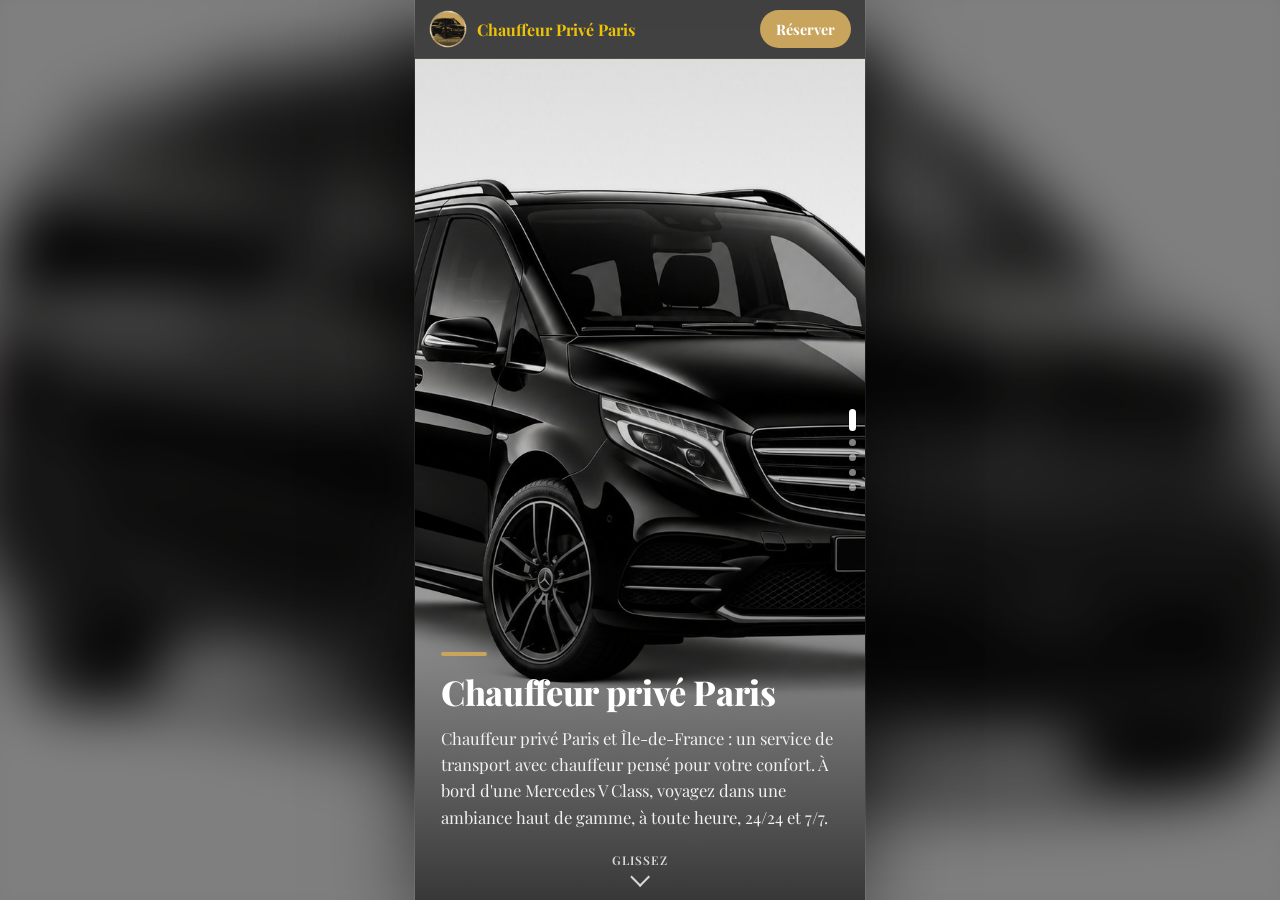
<file: accueil.html>
<!DOCTYPE html>
<html lang="fr">
<head>
<meta charset="utf-8">
<meta name="viewport" content="width=device-width, initial-scale=1, viewport-fit=cover">
<title>Transfert aéroport Paris – Chauffeur Privé Paris</title>
<meta name="description" content="Chauffeur privé Paris et Île-de-France : un service de transport avec chauffeur pensé pour votre confort. À bord d'une Mercedes V Class, voyagez dans une…">
<link rel="canonical" href="https://rkroman-86.github.io/qr-ab/accueil.html">
<meta name="robots" content="index, follow">
<meta property="og:type" content="website">
<meta property="og:locale" content="fr_FR">
<meta property="og:site_name" content="Chauffeur Privé Paris">
<meta property="og:title" content="Transfert aéroport Paris – Chauffeur Privé Paris">
<meta property="og:description" content="Chauffeur privé Paris et Île-de-France : un service de transport avec chauffeur pensé pour votre confort. À bord d'une Mercedes V Class, voyagez dans une…">
<meta property="og:url" content="https://rkroman-86.github.io/qr-ab/accueil.html">
<meta property="og:image" content="https://rkroman-86.github.io/qr-ab/images/fond-1792856144974.jpg">
<meta name="twitter:card" content="summary_large_image">
<meta name="theme-color" content="#111111">
<link rel="icon" href="images/logo-1792965293867.png">
<script type="application/ld+json">
{
  "@context": "https://schema.org",
  "@type": "LocalBusiness",
  "name": "Chauffeur Privé Paris",
  "description": "Chauffeur privé Paris en Mercedes V Class : transfert aéroport, Disneyland, Normandie. Disponible 24/24, 7/7. Contactez-nous par WhatsApp, SMS ou e-mail.",
  "url": "https://rkroman-86.github.io/qr-ab/",
  "image": "https://rkroman-86.github.io/qr-ab/images/fond-1792856144974.jpg",
  "logo": "https://rkroman-86.github.io/qr-ab/images/logo-1792965293867.png",
  "telephone": "+33650391024",
  "email": "rkroman86@gmail.com",
  "areaServed": [
    {
      "@type": "Place",
      "name": "Paris"
    },
    {
      "@type": "Place",
      "name": "Ile de France"
    },
    {
      "@type": "Place",
      "name": "Normandie"
    }
  ]
}
</script>
<style>html,body{margin:0;height:100%}
#page{min-height:100vh;min-height:100dvh;display:flex}
#page>.qp{min-height:100vh;min-height:100dvh}
#page>.qh{height:100vh;height:100dvh}
body.mode-home{overflow:hidden}</style>
<style id="qp-css">
.qp{--fond:#f5f1ea;--fond2:#e9e0d2;--texte:#2b2620;--accent:#2b2620;--police:system-ui;--rayon:14px;
  min-height:100%;width:100%;display:flex;align-items:center;justify-content:center;
  padding:40px 18px;box-sizing:border-box;font-family:var(--police);color:var(--texte);
  background:linear-gradient(165deg,var(--fond),var(--fond2));background-size:cover;background-position:center;position:relative}
.qp *{box-sizing:border-box}
.qp-voile{position:absolute;inset:0;pointer-events:none}
.qp-contenu{position:relative;width:100%;max-width:420px;text-align:center}
.qp-carte .qp-contenu{background:color-mix(in srgb,var(--fond) 88%,transparent);padding:32px 22px 24px;border-radius:24px;
  box-shadow:0 10px 40px rgba(0,0,0,.18);backdrop-filter:blur(8px);-webkit-backdrop-filter:blur(8px)}
.qp-logo{display:block;margin:0 auto 18px;max-width:140px;max-height:140px;object-fit:contain}
.qp-logo-rond{width:110px;height:110px;max-width:none;border-radius:50%;object-fit:cover;box-shadow:0 4px 18px rgba(0,0,0,.15)}
.qp-titre{font-size:1.75rem;line-height:1.2;margin:0 0 8px;font-weight:700;letter-spacing:-.01em}
.qp-sous{margin:0 0 30px;opacity:.78;font-size:1.02rem;line-height:1.45}
.qp-btns{display:flex;flex-direction:column;gap:14px}
.qp-btn{display:flex;align-items:center;justify-content:center;gap:10px;width:100%;min-height:58px;padding:16px 20px;
  border-radius:var(--rayon);text-decoration:none;font-size:1.06rem;font-weight:600;font-family:inherit;
  transition:transform .12s ease, box-shadow .12s ease;-webkit-tap-highlight-color:transparent;border:2px solid transparent}
.qp-btn:active{transform:scale(.97)}
.qp-ombre .qp-btn{box-shadow:0 6px 16px rgba(0,0,0,.14)}
.qp-ico{font-size:1.2em;line-height:1}
.qp-rs{display:grid;grid-template-columns:repeat(3,1fr);gap:16px 10px;justify-items:center;padding:8px 0}
.qp-rs-item{display:flex;flex-direction:column;align-items:center;gap:6px;text-decoration:none;color:inherit;
  font-size:.78rem;font-weight:600;-webkit-tap-highlight-color:transparent;transition:transform .12s}
.qp-rs-item:active{transform:scale(.92)}
.qp-rs-rond{width:62px;height:62px;border-radius:50%;display:flex;align-items:center;justify-content:center}
.qp-ombre .qp-rs-rond{box-shadow:0 6px 16px rgba(0,0,0,.18)}
.qp-rs-ico{width:28px;height:28px;-webkit-mask:var(--ico) center/contain no-repeat;mask:var(--ico) center/contain no-repeat}
.qp-rs-item.vide{opacity:.4}
.qp-entete-txt{min-width:0}
/* --- Dispositions --- */
.qp-dispo-haut,.qp-dispo-bas,.qp-dispo-gauche,.qp-dispo-droite{align-items:stretch}
.qp-dispo-haut .qp-contenu,.qp-dispo-bas .qp-contenu{display:flex;flex-direction:column}
.qp-dispo-haut .qp-btns{order:-1;margin-bottom:24px}
.qp-dispo-haut .qp-entete{margin:auto 0}
.qp-dispo-bas .qp-entete{margin:auto 0 30px}
.qp-dispo-hautbas{align-items:stretch}
.qp-dispo-hautbas .qp-contenu{display:flex;flex-direction:column}
.qp-dispo-hautbas .qp-zone-a{order:-1}
.qp-dispo-hautbas .qp-entete{margin:auto 0}
.qp-dispo-hautbas .qp-rs{display:flex;flex-wrap:wrap;justify-content:center;gap:14px 22px}
.qp-dispo-hautbas .qp-zone-b{margin-top:24px}
.qp-dispo-cotes{align-items:stretch}
.qp-dispo-cotes .qp-contenu{display:grid;grid-template-columns:66px 1fr 66px;grid-template-areas:"a entete b" "a pied b";
  grid-template-rows:1fr auto;column-gap:10px;max-width:560px}
.qp-dispo-cotes .qp-zone-a{grid-area:a;align-self:center}
.qp-dispo-cotes .qp-zone-b{grid-area:b;align-self:center}
.qp-dispo-cotes .qp-entete{grid-area:entete;align-self:center}
.qp-lien-home{position:absolute;top:calc(14px + env(safe-area-inset-top));left:50%;transform:translateX(-50%);z-index:4;
  padding:9px 18px;border-radius:999px;background:rgba(0,0,0,.38);color:#fff;font-weight:600;font-size:.88rem;text-decoration:none;
  white-space:nowrap;backdrop-filter:blur(10px);-webkit-backdrop-filter:blur(10px);box-shadow:0 4px 14px rgba(0,0,0,.18)}
.qp-avec-home{padding-top:76px}
/* ---------- Page Home : pancartes plein écran ---------- */
.qh{position:relative;width:100%;height:100%;overflow:hidden;font-family:var(--police);color:var(--texte);background:var(--fond)}
.qh *{box-sizing:border-box}
.qh-barre{position:absolute;top:0;left:0;right:0;z-index:5;display:flex;align-items:center;gap:10px;
  padding:10px 14px;padding-top:calc(10px + env(safe-area-inset-top));
  background:color-mix(in srgb,var(--fond) 76%,transparent);backdrop-filter:blur(14px);-webkit-backdrop-filter:blur(14px);
  border-bottom:1px solid color-mix(in srgb,var(--texte) 12%,transparent)}
.qh-logo{width:38px;height:38px;object-fit:contain;flex-shrink:0}
.qh-logo.rond{border-radius:50%;object-fit:cover;background:#fff}
.qh-nom{flex:1;min-width:0;font-weight:700;font-size:1rem;white-space:nowrap;overflow:hidden;text-overflow:ellipsis}
.qh-contact{flex-shrink:0;padding:9px 16px;border-radius:999px;font-weight:700;font-size:.9rem;text-decoration:none}
.qh-defile{height:100%;overflow-y:auto;scroll-snap-type:y mandatory;overscroll-behavior-y:contain;scrollbar-width:none;outline:none}
.qh-defile::-webkit-scrollbar{display:none}
.qh-panneau{position:relative;height:100%;min-height:100%;scroll-snap-align:start;scroll-snap-stop:always;overflow:hidden;
  display:flex;flex-direction:column;justify-content:flex-end;padding:88px 30px 70px 26px}
.qh-p-photo{color:#fff;background:#111 center/cover no-repeat}
.qh-p-photo::before{content:"";position:absolute;inset:0;background:linear-gradient(180deg,rgba(0,0,0,.15) 0%,rgba(0,0,0,.05) 35%,rgba(0,0,0,.78) 100%)}
.qh-p-texte{justify-content:center;background:linear-gradient(165deg,var(--fond),var(--fond2))}
.qh-p-image{padding:0;justify-content:flex-start;background:var(--fond)}
.qh-p-image .qh-img{height:46%;flex-shrink:0;background:#111 center/cover no-repeat;margin-top:58px}
.qh-p-image .qh-corps{padding:28px 30px 60px 26px;flex:1;display:flex;flex-direction:column;justify-content:center}
.qh-corps{position:relative;z-index:1;max-width:620px}
.qh-num{font-size:.78rem;letter-spacing:.18em;font-weight:700;opacity:.7;margin-bottom:12px}
.qh-trait{width:46px;height:4px;border-radius:2px;background:var(--accent);margin-bottom:18px}
.qh-titre{font-size:2.15rem;line-height:1.08;margin:0 0 14px;font-weight:800;letter-spacing:-.01em}
.qh-p-texte .qh-titre{font-size:2.5rem}
.qh-texte{font-size:1.04rem;line-height:1.58;margin:0;opacity:.92;white-space:pre-line}
.qh-points{position:absolute;right:9px;top:50%;transform:translateY(-50%);z-index:5;display:flex;flex-direction:column;align-items:center;gap:8px}
.qh-point{width:7px;height:7px;border-radius:4px;border:0;padding:0;cursor:pointer;background:#fff;opacity:.5;
  box-shadow:0 0 0 1px rgba(0,0,0,.25);transition:height .25s,opacity .25s}
.qh-point.actif{height:22px;opacity:1}
.qh-indice{position:absolute;left:50%;bottom:calc(16px + env(safe-area-inset-bottom));transform:translateX(-50%);z-index:2;
  display:flex;flex-direction:column;align-items:center;font-size:.75rem;font-weight:600;letter-spacing:.08em;opacity:.8;animation:qh-rebond 1.8s ease-in-out infinite}
.qh-indice::after{content:"";width:12px;height:12px;border-right:2px solid currentColor;border-bottom:2px solid currentColor;transform:rotate(45deg);margin-top:2px}
@keyframes qh-rebond{0%,100%{transform:translate(-50%,0)}50%{transform:translate(-50%,6px)}}
@media (prefers-reduced-motion:reduce){.qh-indice{animation:none}}
.qp-dispo-cotes .qp-pied{grid-area:pied}
.qp-dispo-cotes .qp-rs{grid-template-columns:1fr;gap:14px}
.qp-dispo-cotes .qp-rs-rond{width:54px;height:54px}
.qp-dispo-cotes .qp-titre{font-size:1.35rem}
.qp-dispo-cotes .qp-logo-rond{width:90px;height:90px}
.qp-dispo-bas .qp-pied{margin-top:18px}
.qp-dispo-gauche .qp-contenu,.qp-dispo-droite .qp-contenu{display:grid;grid-template-columns:78px 1fr;
  grid-template-areas:"zone entete" "zone pied";grid-template-rows:1fr auto;column-gap:14px;max-width:560px}
.qp-dispo-droite .qp-contenu{grid-template-columns:1fr 78px;grid-template-areas:"entete zone" "pied zone"}
.qp-dispo-gauche .qp-btns,.qp-dispo-droite .qp-btns{grid-area:zone;align-self:center}
.qp-dispo-gauche .qp-entete,.qp-dispo-droite .qp-entete{grid-area:entete;align-self:center}
.qp-dispo-gauche .qp-pied,.qp-dispo-droite .qp-pied{grid-area:pied}
.qp-dispo-gauche .qp-rs,.qp-dispo-droite .qp-rs{grid-template-columns:1fr;gap:14px}
.qp-dispo-gauche .qp-rs-rond,.qp-dispo-droite .qp-rs-rond{width:56px;height:56px}
.qp-dispo-gauche .qp-titre,.qp-dispo-droite .qp-titre{font-size:1.5rem}
.qp-dispo-carte .qp-contenu{text-align:left}
.qp-dispo-carte .qp-entete{display:flex;align-items:center;gap:16px;margin-bottom:26px}
.qp-dispo-carte .qp-logo{margin:0;max-width:86px;max-height:86px;flex-shrink:0}
.qp-dispo-carte .qp-logo-rond{width:86px;height:86px}
.qp-dispo-carte .qp-titre{font-size:1.4rem;margin-bottom:4px}
.qp-dispo-carte .qp-sous{margin:0;font-size:.95rem}
.qp-dispo-carte .qp-rs{grid-template-columns:repeat(4,1fr)}
.qp-dispo-carte .qp-rs-rond{width:56px;height:56px}
.qp-dispo-affiche{align-items:flex-end}
.qp-dispo-affiche .qp-contenu{text-align:left;padding-bottom:12px}
.qp-dispo-affiche .qp-logo{margin:0 0 16px;max-width:90px;max-height:90px}
.qp-dispo-affiche .qp-logo-rond{width:80px;height:80px}
.qp-dispo-affiche .qp-titre{font-size:2.4rem;line-height:1.05;margin-bottom:10px}
.qp-dispo-affiche .qp-rs{grid-template-columns:repeat(4,56px);justify-content:start;gap:14px}
.qp-dispo-affiche .qp-rs-rond{width:56px;height:56px}
.qp-pied{margin-top:28px;font-size:.85rem;opacity:.65;line-height:1.5;white-space:pre-line}
.qp-vide{opacity:.55;font-size:.95rem;padding:20px 0}
</style>
</head>
<body class="mode-home" style="background:#111111">
<div id="page"><div class="qh" style="--fond: #111111; --fond2: #111111; --texte: #edc309; --accent: #c9a45c; --police: &quot;Didot&quot;, &quot;Bodoni MT&quot;, &quot;Playfair Display&quot;, Georgia, &quot;Times New Roman&quot;, serif;"><div class="qh-defile" tabindex="0"><section class="qh-panneau qh-p-photo" style="background-image: url(&quot;images/fond-1792856144974.jpg&quot;);"><div class="qh-corps"><div class="qh-trait"></div><h2 class="qh-titre">Chauffeur privé Paris</h2><p class="qh-texte">Chauffeur privé Paris et Île-de-France : un service de transport avec chauffeur pensé pour votre confort. À bord d'une Mercedes V Class, voyagez dans une ambiance haut de gamme, à toute heure, 24/24 et 7/7.</p></div><div class="qh-indice">GLISSEZ</div></section><section class="qh-panneau qh-p-texte"><div class="qh-corps"><div class="qh-trait"></div><h2 class="qh-titre">Transfert aéroport Paris</h2><p class="qh-texte">Pour votre transfert aéroport Paris, votre chauffeur vous accompagne au départ comme à l'arrivée. Un trajet serein et ponctuel, de jour comme de nuit, avec un véhicule tout confort.</p></div></section><section class="qh-panneau qh-p-texte"><div class="qh-corps"><div class="qh-trait"></div><h2 class="qh-titre">Chauffeur Disneyland Paris</h2><p class="qh-texte">Une journée en famille ou entre amis ? Votre chauffeur Disneyland Paris vous conduit jusqu'au parc et vous ramène à bon port. Le véhicule peut accueillir jusqu'à 7 passagers.</p></div></section><section class="qh-panneau qh-p-texte"><div class="qh-corps"><div class="qh-trait"></div><h2 class="qh-titre">Chauffeur longue distance Normandie</h2><p class="qh-texte">Pour un trajet longue distance Normandie, un déplacement d'accompagnement ou un événement, voyagez l'esprit libre. Installez-vous dans un véhicule de luxe et profitez de la route en toute tranquillité.</p></div></section><section class="qh-panneau qh-p-texte"><div class="qh-corps"><div class="qh-trait"></div><h2 class="qh-titre">Contactez votre chauffeur</h2><p class="qh-texte">Pour réserver votre chauffeur privé Paris, écrivez-nous par WhatsApp, SMS ou e-mail. Précisez votre trajet et le nombre de passagers : nous revenons vers vous rapidement, 24/24 et 7/7.</p></div></section></div><div class="qh-barre"><img class="qh-logo" src="images/logo-1792965293867.png" alt=""><div class="qh-nom">Chauffeur Privé Paris</div><a class="qh-contact" href="./#contact" style="background: rgb(201, 164, 92); color: rgb(255, 255, 255);">Réserver</a></div><div class="qh-points"><button type="button" class="qh-point actif" aria-label="Article 1"></button><button type="button" class="qh-point" aria-label="Article 2"></button><button type="button" class="qh-point" aria-label="Article 3"></button><button type="button" class="qh-point" aria-label="Article 4"></button><button type="button" class="qh-point" aria-label="Article 5"></button></div></div></div>
<script src="commun.js"></script>
<script>window.QP_VUE="home";
(function(){
  var vueFixe = window.QP_VUE || '';
  var cfg = null;
  function afficher() {
    var racine = document.getElementById('page');
    var ancre = location.hash;
    var c = normaliser(fusion(CONFIG_DEFAUT, cfg));
    var avecHome = homeVisible(c);
    if (vueFixe === 'home' && !avecHome) { location.replace('./'); return; }
    var montrerHome = avecHome && (vueFixe === 'home' || ancre === '#accueil' || (ancre !== '#contact' && c.home.arrivee === 'home'));
    document.body.classList.toggle('mode-home', montrerHome);
    if (montrerHome) rendreHome(cfg, racine, { hrefContact: vueFixe === 'home' ? './#contact' : '#contact' });
    else rendrePage(cfg, racine, { lienHome: avecHome, hrefHome: c.home.arrivee === 'home' ? '#accueil' : 'accueil.html' });
    document.body.style.background = c.design.fond;
  }
  fetch('config.json?t=' + Date.now(), { cache: 'no-store' })
    .then(function (r) { return r.json(); })
    .then(function (c) { cfg = c; afficher(); window.addEventListener('hashchange', afficher); })
    .catch(function () {});
})();</script>
</body>
</html>
</file>
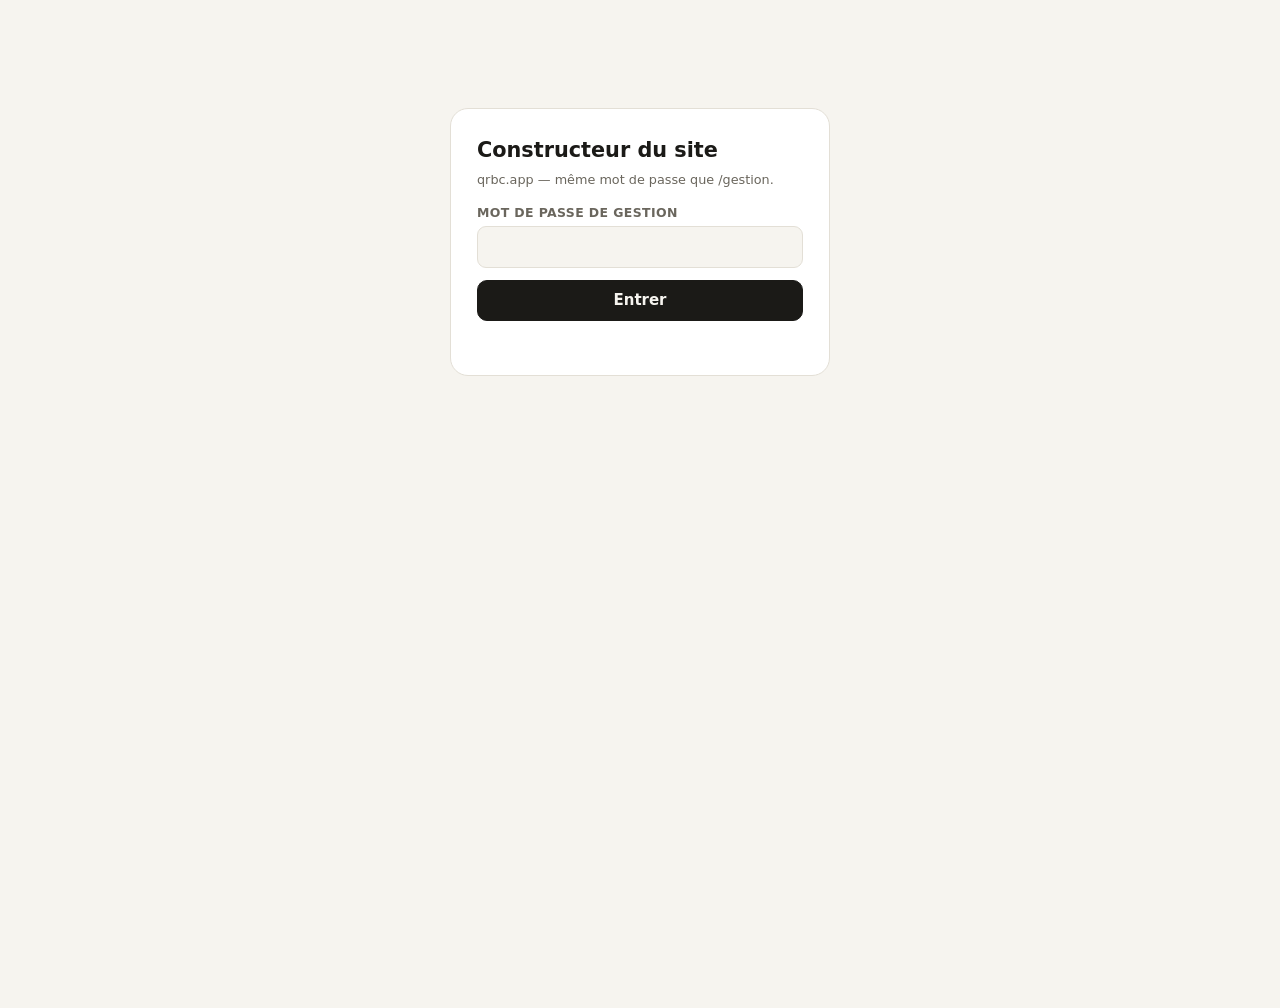
<file: constructeur.html>
<!DOCTYPE html>
<html lang="fr">
<head>
<meta charset="utf-8">
<meta name="viewport" content="width=device-width, initial-scale=1, viewport-fit=cover">
<meta name="robots" content="noindex">
<title>Constructeur du site qrbc.app</title>
<link rel="icon" href="/favicon.png">
<style>
  :root{--bg:#f6f4ef;--panneau:#fff;--ligne:#e3dfd6;--txt:#1b1a17;--doux:#6a665d;--prim:#1b1a17;--prim-txt:#f6f4ef;--accent:#d9572b;--ok:#1a7f37;--err:#cf222e}
  *{box-sizing:border-box}
  [hidden],.cache{display:none !important}
  html,body{margin:0;height:100%}
  body{font:15px/1.45 system-ui,-apple-system,"Segoe UI",Roboto,sans-serif;background:var(--bg);color:var(--txt)}
  button,input,select,textarea{font:inherit;color:inherit}
  .btn{padding:9px 14px;border:1px solid var(--ligne);border-radius:10px;background:var(--panneau);cursor:pointer;font-weight:600;white-space:nowrap}
  .btn:disabled{opacity:.45;cursor:default}
  .btn-prim{background:var(--prim);color:var(--prim-txt);border-color:var(--prim)}
  .btn-accent{background:var(--accent);color:#fff;border-color:var(--accent)}
  .btn-mini{padding:5px 9px;font-size:.85rem;border-radius:8px}
  .btn-danger{color:var(--err)}
  input[type=text],input[type=url],input[type=date],input[type=password],select,textarea{width:100%;padding:9px 10px;border:1px solid var(--ligne);border-radius:9px;background:var(--bg);outline:none}
  textarea{resize:vertical;min-height:70px}
  textarea.code{font:13px/1.45 ui-monospace,SFMono-Regular,Menlo,Consolas,monospace;white-space:pre;overflow:auto;tab-size:2;background:#1e1e1e;color:#e6e6e6;border-color:#1e1e1e}
  .langues-code{display:flex;gap:6px;margin:0 0 8px}
  .langues-code .actif{background:var(--prim);color:var(--prim-txt)}
  input:focus,textarea:focus,select:focus{border-color:var(--accent)}
  label.champ{display:block;margin:0 0 12px}
  label.champ>span,.etiq{display:block;font-size:.78rem;font-weight:700;color:var(--doux);margin:0 0 4px;text-transform:uppercase;letter-spacing:.03em}
  .aide{font-size:.8rem;color:var(--doux);margin:-6px 0 12px}
  .case{display:flex;gap:8px;align-items:center;margin:0 0 12px;font-weight:600}
  /* connexion */
  #connexion{max-width:380px;margin:12vh auto;padding:26px;background:var(--panneau);border:1px solid var(--ligne);border-radius:18px}
  #connexion h1{margin:0 0 6px;font-size:1.3rem}
  .msg{font-size:.9rem;margin-top:10px;min-height:1.2em}
  .msg.err{color:var(--err)} .msg.ok{color:var(--ok)}
  /* éditeur */
  #editeur{display:flex;flex-direction:column;height:100%}
  .barre{display:flex;align-items:center;gap:10px;flex-wrap:wrap;padding:10px 14px;background:var(--panneau);border-bottom:1px solid var(--ligne)}
  .barre .marque{font-weight:800;font-size:1.05rem;margin-right:6px}
  .barre .marque span{color:var(--accent)}
  .barre .esp{flex:1}
  .langues{display:inline-flex;flex-wrap:wrap;max-width:100%;border:1px solid var(--ligne);border-radius:10px;overflow:hidden}
  .langues button{border:0;background:none;padding:7px 12px;font-weight:700;cursor:pointer}
  .langues button.actif{background:var(--prim);color:var(--prim-txt)}
  .langues button.plus{color:var(--accent);font-size:1.05rem;padding:7px 11px}
  .ordre-entete{display:flex;align-items:center;gap:6px}
  .menu-langues{position:fixed;z-index:60;background:#fff;border:1px solid var(--ligne);border-radius:12px;box-shadow:0 12px 30px rgba(0,0,0,.18);padding:6px;display:grid;grid-template-columns:1fr 1fr;gap:2px;width:280px}
  .menu-langues button{border:0;background:none;text-align:left;padding:8px 10px;border-radius:8px;cursor:pointer;font-weight:600}
  .menu-langues button:hover{background:var(--bg)}
  .menu-langues small{color:var(--doux);font-weight:400;margin-left:4px}
  #etat{font-size:.85rem;color:var(--doux)}
  #etat.modif{color:var(--accent);font-weight:700}
  .corps{flex:1;display:flex;min-height:0}
  .col-gauche{width:470px;max-width:100%;overflow-y:auto;padding:14px;border-right:1px solid var(--ligne)}
  .col-droite{flex:1;display:flex;flex-direction:column;min-width:0;background:#e9e6df}
  .apercu-barre{display:flex;gap:8px;align-items:center;padding:8px 12px;font-size:.85rem;color:var(--doux)}
  .apercu-cadre{flex:1;display:flex;justify-content:center;padding:0 12px 12px;min-height:0}
  #apercu{width:100%;height:100%;border:0;border-radius:12px;background:#fff;box-shadow:0 4px 18px rgba(0,0,0,.12);transition:width .2s}
  .apercu-cadre.mobile #apercu{width:390px}
  .onglets-mobile{display:none}
  @media (max-width:999px){
    .col-droite{display:none}
    .col-gauche{width:100%;border-right:0}
    .onglets-mobile{display:inline-flex}
    body.vue-apercu .col-gauche{display:none}
    body.vue-apercu .col-droite{display:flex}
  }
  .carte{background:var(--panneau);border:1px solid var(--ligne);border-radius:14px;padding:14px;margin:0 0 14px}
  .carte h2{font-size:1rem;margin:0 0 10px}
  .liste-pages{display:flex;flex-direction:column;gap:6px}
  .carte-pages{padding-top:10px;padding-bottom:10px}
  .pages-tete{display:flex;align-items:center;gap:10px;width:100%;background:none;border:0;padding:4px 0;font:inherit;color:inherit;cursor:pointer;text-align:left}
  .pages-tete .pt-lib{font-weight:700;font-size:1rem}
  .pages-tete .pt-cour{flex:1;min-width:0;display:flex;align-items:center;gap:6px;padding:6px 10px;border:1px solid var(--accent);border-radius:10px;background:#fff4ef}
  .pages-tete .pt-cour .nom{min-width:0;overflow:hidden;text-overflow:ellipsis;white-space:nowrap;font-weight:600}
  .pages-tete .pt-fleche{font-size:1.1rem;color:var(--doux);width:18px;text-align:center}
  .pages-deroule{margin-top:10px}
  .lp{display:flex;align-items:center;gap:8px;padding:8px 10px;border:1px solid var(--ligne);border-radius:10px;background:var(--bg);cursor:pointer}
  .lp.actif{border-color:var(--accent);background:#fff4ef}
  .lp .ico{width:22px;text-align:center}
  .lp .nom{flex:1;min-width:0;overflow:hidden;text-overflow:ellipsis;white-space:nowrap;font-weight:600}
  .lp .chemin{color:var(--doux);font-size:.8rem}
  .lp .btn-mini{padding:3px 7px}
  .menu-ajout{display:grid;grid-template-columns:1fr 1fr;gap:8px;margin-top:10px}
  .menu-ajout button{text-align:left;padding:10px;border:1px solid var(--ligne);border-radius:10px;background:var(--panneau);cursor:pointer}
  .menu-ajout b{display:block}
  .menu-ajout small{color:var(--doux)}
  .nav-cartes{display:flex;align-items:center;justify-content:center;gap:12px;margin:8px 0}
  .bloc{border:1px solid var(--ligne);border-radius:12px;padding:12px;margin:0 0 12px;background:var(--bg)}
  .bloc.masque{opacity:.6}
  .bloc-tete{display:flex;align-items:center;gap:8px;margin-bottom:10px}
  .bloc-tete b{flex:1}
  .actions{display:flex;gap:6px;flex-wrap:wrap;align-items:center}
  .actions .esp{flex:1}
  .item{border:1px dashed var(--ligne);border-radius:10px;padding:8px;margin:0 0 8px;background:var(--panneau)}
  .item .actions{margin-top:4px}
  .lien-choix{display:flex;gap:6px}
  .lien-choix select{flex:0 0 46%}
  .vign{display:grid;grid-template-columns:repeat(auto-fill,minmax(130px,1fr));gap:8px}
  .vign .ph{border:1px solid var(--ligne);border-radius:10px;overflow:hidden;background:var(--panneau);font-size:.8rem}
  .vign img{width:100%;aspect-ratio:1;object-fit:cover;display:block}
  .vign .ph>div{padding:6px;display:flex;flex-direction:column;gap:4px}
  .vign input,.vign select{padding:5px 6px;font-size:.8rem}
  .img-champ{display:flex;gap:10px;align-items:center;margin:0 0 12px;flex-wrap:wrap}
  .img-champ img{width:96px;height:64px;object-fit:cover;border-radius:8px;border:1px solid var(--ligne);background:#fff}
  .outil-lien{position:relative;margin:-6px 0 12px}
  .menu-lien{margin-top:6px;padding:10px;border:1px solid var(--ligne);border-radius:10px;background:var(--panneau);display:flex;flex-direction:column;gap:6px}
  .menu-lien .pages{display:flex;flex-wrap:wrap;gap:6px}
  .trad-ligne{margin:0 0 12px}
  .fr-plie{margin:0 0 4px;font-size:.8rem;color:var(--doux)}
  .fr-plie summary{cursor:pointer;white-space:nowrap;overflow:hidden;text-overflow:ellipsis;list-style:none;padding:2px 0}
  .fr-plie summary::-webkit-details-marker{display:none}
  .fr-plie summary::before{content:'▸ ';color:var(--accent)}
  .fr-plie[open] summary::before{content:'▾ '}
  .fr-plie .fr{margin:4px 0 6px;padding:8px 10px;border-left:3px solid var(--accent);background:rgba(0,0,0,.03);border-radius:0 6px 6px 0}
  .trad-art-tete{display:flex;align-items:center;flex-wrap:wrap;gap:8px;font-size:1rem;margin:18px 0 8px;padding-top:12px;border-top:1px solid var(--bord,#ddd)}
  .trad-art-tete .btn{margin-left:auto}
  .trad-art-tete .btn-garder{margin-left:0}
  .trad-art-titre{display:flex;align-items:center;flex-wrap:wrap;gap:8px;margin:10px 0 10px}
  .trad-art-titre b{flex:1 1 100%}
  .trad-ligne .fr{font-size:.8rem;color:var(--doux);margin:0 0 4px;white-space:pre-wrap}
  .badge{display:inline-block;padding:2px 8px;border-radius:99px;font-size:.78rem;font-weight:700;background:var(--bg);border:1px solid var(--ligne)}
  .badge.ok{color:var(--ok)} .badge.ko{color:var(--accent)}
  #toast{position:fixed;left:50%;bottom:20px;transform:translateX(-50%);background:var(--prim);color:var(--prim-txt);padding:10px 16px;border-radius:12px;font-weight:600;z-index:99;box-shadow:0 8px 24px rgba(0,0,0,.25)}
</style>
</head>
<body>
<div id="connexion">
  <h1>Constructeur du site</h1>
  <p class="aide" style="margin:0 0 14px">qrbc.app — même mot de passe que /gestion.</p>
  <form id="f-cnx">
    <label class="champ"><span>Mot de passe de gestion</span><input type="password" id="jeton" autocomplete="current-password" required></label>
    <button class="btn btn-prim" style="width:100%">Entrer</button>
    <div class="msg" id="msg-cnx"></div>
  </form>
</div>

<div id="editeur" hidden>
  <div class="barre">
    <div class="marque">qrbc<span>.</span> constructeur</div>
    <div class="langues" id="langues" title="Langue modifiée">
      <button type="button" data-l="fr" class="actif">FR</button>
    </div>
    <div class="langues onglets-mobile" id="onglets"><button type="button" data-v="modif" class="actif">Modifier</button><button type="button" data-v="apercu">Aperçu</button></div>
    <span class="esp"></span>
    <span id="etat">Brouillon enregistré</span>
    <button type="button" class="btn" id="btn-enr">Enregistrer</button>
    <button type="button" class="btn btn-accent" id="btn-pub">Publier</button>
    <a class="btn" href="/" target="_blank" rel="noopener" id="lien-site">↗ Site</a>
    <a class="btn" href="/gestion">Gestion</a>
  </div>
  <div class="corps">
    <div class="col-gauche" id="gauche"></div>
    <div class="col-droite">
      <div class="apercu-barre">
        <b>Aperçu</b><span id="apercu-page"></span><span class="esp" style="flex:1"></span>
        <button type="button" class="btn btn-mini" id="taille-apercu">📱 Téléphone</button>
      </div>
      <div class="apercu-cadre" id="cadre"><iframe id="apercu" title="Aperçu"></iframe></div>
    </div>
  </div>
</div>
<div id="toast" hidden></div>

<script>
(function () {
  'use strict';
  var $ = function (s) { return document.querySelector(s); };
  function el(tag, attrs, enfants) {
    var e = document.createElement(tag);
    if (attrs) Object.keys(attrs).forEach(function (k) {
      var v = attrs[k];
      if (v === null || v === undefined || v === false) return;
      if (k === 'text') e.textContent = v;
      else if (k === 'html') e.innerHTML = v;
      else if (k.slice(0, 2) === 'on') e.addEventListener(k.slice(2), v);
      else if (k === 'value') e.value = v;
      else if (k === 'checked') e.checked = !!v;
      else e.setAttribute(k, v === true ? '' : v);
    });
    (enfants || []).forEach(function (c) { if (c === null || c === undefined || c === false) return; e.appendChild(typeof c === 'string' ? document.createTextNode(c) : c); });
    return e;
  }
  var jeton = '';
  try { jeton = sessionStorage.getItem('qrbc-gestion') || ''; } catch (e) {}
  var cfg = null, actif = false, dejaPublie = false, reserves = [], languesDispo = {}, reseauxPied = {}, formulaireDefaut = {};
  var pageSel = null, langue = 'fr', modifie = false, articleApercu = '';
  var carteSel = {};                       // section / article affiché par page (carrousel)

  function toast(t) { var z = $('#toast'); z.textContent = t; z.hidden = false; clearTimeout(toast.t); toast.t = setTimeout(function () { z.hidden = true; }, 2600); }
  async function api(action, corps, methode) {
    var r = await fetch('/api/gestion/' + action, { method: methode || (corps ? 'POST' : 'GET'), headers: Object.assign({ authorization: 'Bearer ' + jeton }, corps ? { 'content-type': 'application/json' } : {}), body: corps ? JSON.stringify(corps) : undefined });
    var j = null; try { j = await r.json(); } catch (e) {}
    if (r.status === 401) { deconnecter(); throw new Error('Mot de passe refusé.'); }
    if (!r.ok) throw new Error((j && j.erreur) || ('Erreur ' + r.status));
    return j;
  }
  function deconnecter() { try { sessionStorage.removeItem('qrbc-gestion'); } catch (e) {} $('#editeur').hidden = true; $('#connexion').hidden = false; }

  /* ---------- Textes à traduire (même calcul que worker/site.js) ---------- */
  var CLES_TEXTE = { titre: 1, texte: 1, note: 1, legende: 1, alt: 1, intro: 1, description: 1, nomMenu: 1, sousTitre: 1, libActivite: 1, exemple: 1, libEmail: 1, libPromo: 1, cgu: 1, lienCgv: 1, btn: 1 };
  var CLES_IGNOREES = { id: 1, type: 1, genre: 1, chemin: 1, src: 1, mini: 1, image: 1, lien: 1, slug: 1, date: 1, source: 1, position: 1, masque: 1, menu: 1, avecInscription: 1, actif: 1, fichiers: 1, l: 1, h: 1 };
  function textesPage(page) {
    var out = {};
    (function parcourir(o, ch) {
      if (Array.isArray(o)) { o.forEach(function (x, i) { parcourir(x, ch + i + '.'); }); return; }
      if (!o || typeof o !== 'object') return;
      Object.keys(o).forEach(function (k) {
        var v = o[k];
        if (CLES_IGNOREES[k]) return;
        if (typeof v === 'string') { if (CLES_TEXTE[k] && v.trim()) out[ch + k] = v; }
        else parcourir(v, ch + k + '.');
      });
    })(page, '');
    return out;
  }
  function empreinte(s) { var h = 2166136261; for (var i = 0; i < s.length; i++) { h ^= s.charCodeAt(i); h = Math.imul(h, 16777619); } return (h >>> 0).toString(36); }
  function lireChemin(o, cle) { return cle.split('.').reduce(function (a, k) { return a == null ? a : a[/^\d+$/.test(k) ? Number(k) : k]; }, o); }
  function ecrireChemin(o, cle, v) { var p = cle.split('.'); for (var i = 0; i < p.length - 1; i++) { var k = /^\d+$/.test(p[i]) ? Number(p[i]) : p[i]; if (o[k] == null) o[k] = /^\d+$/.test(p[i + 1]) ? [] : {}; o = o[k]; } o[p[p.length - 1]] = v; }
  /* Blog : traduction article par article (même calcul que worker/site.js) */
  function empreintesBlog(page) {
    var t = textesPage(page), hors = {}, art = {};
    Object.keys(t).forEach(function (k) { if (!/^articles\./.test(k)) hors[k] = t[k]; });
    (page.articles || []).forEach(function (a) { if (a && a.id) art[a.id] = empreinte(JSON.stringify(textesPage(a))); });
    return { hors: empreinte(JSON.stringify(hors)), art: art };
  }
  // la traduction suit l'identifiant de chaque article (un article ajouté en tête ne décale plus les traductions)
  function alignerBlog(p, t) {
    if (!t || !t.page || p.type !== 'blog') return;
    var anciens = Array.isArray(t.page.articles) ? t.page.articles : [];
    var fr = empreintesBlog(p);
    if (!t.art) {                                  // ancienne traduction (page entière) : à jour partout, sinon chaque article « à retraduire »
      var toutAJour = empreinte(JSON.stringify(textesPage(p))) === t.source;
      t.art = {};
      (p.articles || []).forEach(function (a) {
        var x = anciens.find(function (y) { return y && y.id === a.id; });
        var memeQueFr = x && JSON.stringify(textesPage(x)) === JSON.stringify(textesPage(a));   // texte français laissé tel quel : pas traduit
        if (x && !memeQueFr) t.art[a.id] = toutAJour ? fr.art[a.id] : '?';
      });
      t.hors = toutAJour ? fr.hors : '?';
    }
    t.page.articles = (p.articles || []).map(function (a) {
      var x = anciens.find(function (y) { return y && y.id === a.id; });
      return x ? x : JSON.parse(JSON.stringify(a));
    });
    Object.keys(t.art).forEach(function (id) { if (!(id in fr.art)) delete t.art[id]; });
  }
  function etatArticle(p, t, a) {
    if (!t || !t.art || !t.art[a.id]) return { ok: false, texte: 'à traduire' };
    if (t.art[a.id] === '?') return { ok: false, texte: 'à vérifier' };
    return t.art[a.id] === empreintesBlog(p).art[a.id] ? { ok: true, texte: 'à jour' } : { ok: false, texte: 'à retraduire' };
  }

  /* ---------- Connexion ---------- */
  $('#f-cnx').addEventListener('submit', async function (e) {
    e.preventDefault();
    jeton = $('#jeton').value.trim();
    try { await charger(); try { sessionStorage.setItem('qrbc-gestion', jeton); } catch (x) {} }
    catch (er) { $('#msg-cnx').className = 'msg err'; $('#msg-cnx').textContent = er.message; }
  });
  async function charger() {
    var j = await api('site');
    cfg = j.cfg; actif = j.actif; dejaPublie = j.publie; reserves = j.reserves || []; languesDispo = j.languesDispo || {}; reseauxPied = j.reseauxPied || {}; formulaireDefaut = j.formulaireDefaut || {};
    $('#connexion').hidden = true; $('#editeur').hidden = false;
    pageSel = cfg.pages[0].id;
    majBoutons(); dessiner(); apercu();
  }
  if (jeton) charger().catch(function () { $('#connexion').hidden = false; });

  function changement(sansRedessiner) {
    modifie = true; majBoutons();
    if (!sansRedessiner) dessiner();
    clearTimeout(changement.t); changement.t = setTimeout(apercu, 700);
  }
  function majBoutons() {
    var e = $('#etat');
    e.className = modifie ? 'modif' : '';
    e.textContent = modifie ? 'Modifications non enregistrées' : (actif ? 'En ligne' : 'Brouillon (pas encore en ligne)');
    $('#btn-pub').textContent = actif ? 'Publier' : 'Mettre en ligne';
  }
  window.addEventListener('beforeunload', function (e) { if (modifie) { e.preventDefault(); e.returnValue = ''; } });
  async function enregistrer() {
    var j = await api('site', { cfg: cfg });
    cfg = j.cfg; modifie = false; majBoutons(); dessiner();
  }
  $('#btn-enr').addEventListener('click', async function () {
    var b = this; b.disabled = true;
    try { await enregistrer(); toast('Brouillon enregistré'); } catch (e) { alert(e.message); }
    b.disabled = false;
  });
  $('#btn-pub').addEventListener('click', async function () {
    if (!actif && !confirm('Le site construit va remplacer l’accueil actuel de qrbc.app (les adresses /cgv, /generateur-qr-code, /app… ne changent pas). Mettre en ligne ?')) return;
    var b = this; b.disabled = true;
    try { var j = await api('site-publier', { cfg: cfg }); cfg = j.cfg; actif = true; modifie = false; majBoutons(); dessiner(); toast('Site publié sur qrbc.app'); }
    catch (e) { alert(e.message); }
    b.disabled = false;
  });

  /* ---------- Langue modifiée / onglets mobile / taille de l'aperçu ---------- */
  // langues du site : FR (base) + langues ajoutées ; « + » pour en ajouter une, « Retirer » dans la carte de traduction
  function langs() { return ['fr'].concat(cfg.langues || ['en', 'ru']); }
  function nomLangue(l) { return l === 'fr' ? 'Français' : (languesDispo[l] || l.toUpperCase()); }
  function dessinerLangues() {
    var z = $('#langues'); z.innerHTML = '';
    if (langs().indexOf(langue) < 0) langue = 'fr';
    langs().forEach(function (l) { z.append(el('button', { type: 'button', 'data-l': l, class: l === langue ? 'actif' : '', title: nomLangue(l), text: l.toUpperCase() })); });
    if (Object.keys(languesDispo).some(function (l) { return langs().indexOf(l) < 0; }))
      z.append(el('button', { type: 'button', class: 'plus', 'data-plus': '1', title: 'Ajouter une langue', text: '+' }));
  }
  function fermerMenuLangues() { var m = $('.menu-langues'); if (m) m.remove(); }
  function ouvrirMenuLangues(b) {
    if ($('.menu-langues')) { fermerMenuLangues(); return; }
    var r = b.getBoundingClientRect();
    var m = el('div', { class: 'menu-langues' }, Object.keys(languesDispo).filter(function (l) { return langs().indexOf(l) < 0; }).map(function (l) {
      return el('button', { type: 'button', onclick: function () { fermerMenuLangues(); ajouterLangue(l); } }, [l.toUpperCase(), el('small', { text: languesDispo[l] })]);
    }));
    m.style.top = (r.bottom + 6) + 'px'; m.style.left = Math.max(8, Math.min(r.left, window.innerWidth - 290)) + 'px';
    document.body.append(m);
  }
  document.addEventListener('click', function (e) { if (!e.target.closest('.menu-langues') && !e.target.closest('[data-plus]')) fermerMenuLangues(); });
  async function ajouterLangue(l) {
    cfg.langues = langs().slice(1).concat([l]);
    cfg.traductions = cfg.traductions || {}; cfg.traductions[l] = cfg.traductions[l] || {};
    langue = l; changement(); apercu();
    if (l === 'en' || l === 'ru') return;
    toast('Préparation de la langue ' + nomLangue(l) + '…');
    try { await api('site-langue', { lang: l }); toast(nomLangue(l) + ' ajouté : traduisez maintenant chaque page'); apercu(); }
    catch (e) { alert('Les textes fixes (menu, formulaire, pied de page) n’ont pas pu être traduits : ' + e.message + '\nIls s’afficheront en anglais. Vous pouvez retirer puis rajouter la langue pour réessayer.'); }
  }
  function retirerLangue(l) {
    if (!confirm('Retirer la langue ' + nomLangue(l) + ' du site ? Ses traductions et retouches seront effacées à l’enregistrement.')) return;
    cfg.langues = langs().slice(1).filter(function (x) { return x !== l; });
    if (cfg.traductions) delete cfg.traductions[l];
    langue = 'fr'; changement(); apercu(); toast(nomLangue(l) + ' retiré (enregistrez ou publiez pour confirmer)');
  }
  $('#langues').addEventListener('click', function (e) {
    var b = e.target.closest('button'); if (!b) return;
    if (b.dataset.plus) { ouvrirMenuLangues(b); return; }
    langue = b.dataset.l;
    dessiner(); apercu();
  });
  $('#onglets').addEventListener('click', function (e) {
    var b = e.target.closest('button'); if (!b) return;
    [].forEach.call(this.children, function (x) { x.classList.toggle('actif', x === b); });
    document.body.classList.toggle('vue-apercu', b.dataset.v === 'apercu');
    if (b.dataset.v === 'apercu') apercu();
  });
  $('#taille-apercu').addEventListener('click', function () {
    var c = $('#cadre'); c.classList.toggle('mobile');
    this.textContent = c.classList.contains('mobile') ? '🖥 Ordinateur' : '📱 Téléphone';
  });

  /* ---------- Aperçu ---------- */
  var numApercu = 0;
  async function apercu() {
    if (!cfg) return;
    var n = ++numApercu;
    var p = page();
    $('#apercu-page').textContent = ' · ' + (p.chemin ? '/' + p.chemin : '/') + (articleApercu ? '/' + articleApercu : '') + (langue !== 'fr' ? ' (' + langue.toUpperCase() + ')' : '');
    try {
      var j = await api('site-apercu', { cfg: cfg, page: p.id, lang: langue, article: articleApercu });
      if (n === numApercu) $('#apercu').srcdoc = j.html;
    } catch (e) { if (n === numApercu) $('#apercu').srcdoc = '<p style="font:15px system-ui;padding:20px;color:#cf222e">' + e.message + '</p>'; }
  }
  window.addEventListener('message', function (e) {
    var d = e.data; if (!d || !d.qrbcApercu) return;
    if (d.externe) { window.open(d.externe, '_blank', 'noopener'); return; }
    if (d.page) { pageSel = d.page; articleApercu = d.article || ''; dessiner(); apercu(); }
  });

  /* ---------- Outils ---------- */
  function page() { return cfg.pages.find(function (p) { return p.id === pageSel; }) || cfg.pages[0]; }
  function idNeuf() { return Math.random().toString(36).slice(2, 8); }
  var ICONES = { articles: '📝', galerie: '📷', blog: '📰', contact: '✉️', pied: '🦶' };
  var vueForm = false;                     // formulaire d'inscription affiché à la place des réglages de la page
  var vuePied = false;                     // pied de page affiché à la place des réglages de la page
  var vueEntete = false;                   // en-tête (logo, ordre, figé) : idem
  var pagesOuvert = false;                 // menu déroulant « Pages » déplié ?
  var NOMS_TYPES = { articles: 'Articles', galerie: 'Galerie', blog: 'Blog', contact: 'Contact' };
  function champ(lib, obj, cle, opts) {
    opts = opts || {};
    var inp = opts.multi ? el('textarea', { rows: opts.rows || 4, placeholder: opts.ph || '' }) : el('input', { type: 'text', placeholder: opts.ph || '' });
    inp.value = obj[cle] || '';
    inp.addEventListener('input', function () { obj[cle] = inp.value; changement(true); });
    var l = el('label', { class: 'champ' }, [el('span', { text: lib }), inp]);
    if (!opts.liens) return l;
    return el('div', {}, [l, outilLien(inp)]);
  }
  function caseACocher(lib, obj, cle, inverse, apres) {
    var c = el('input', { type: 'checkbox' });
    c.checked = inverse ? !obj[cle] : !!obj[cle];
    c.addEventListener('change', function () { obj[cle] = inverse ? !c.checked : c.checked; changement(!apres); if (apres) apres(); });
    return el('label', { class: 'case' }, [c, lib]);
  }
  // cibles de lien : formulaire, pages, articles du blog, pages fixes de qrbc.app, adresse externe
  function ciblesLien() {
    var o = [['#inscription', 'Formulaire d’inscription']];
    cfg.pages.forEach(function (p) { o.push(['page:' + p.id, ICONES[p.type] + ' ' + (p.nomMenu || p.titre)]); });
    cfg.pages.forEach(function (p) { if (p.type === 'blog') (p.articles || []).forEach(function (a) { o.push(['article:' + a.id, '📰 ' + (a.titre || 'Article')]); }); });
    o.push(['/generateur-qr-code', 'Générateur de QR code'], ['/app', 'Appli (connexion)'], ['/cgv', 'CGV']);
    return o;
  }
  function choixLien(obj, cle) {
    var cibles = ciblesLien(), v = obj[cle] || '';
    var connue = cibles.some(function (c) { return c[0] === v; });
    var sel = el('select', {}, [el('option', { value: '', text: '— aucun —' })].concat(cibles.map(function (c) { return el('option', { value: c[0], text: c[1] }); }), [el('option', { value: '*', text: 'Adresse externe…' })]));
    var ext = el('input', { type: 'text', placeholder: 'https://…', value: connue ? '' : v });
    sel.value = connue ? v : (v ? '*' : '');
    ext.hidden = sel.value !== '*';
    sel.addEventListener('change', function () { ext.hidden = sel.value !== '*'; obj[cle] = sel.value === '*' ? ext.value.trim() : sel.value; changement(true); });
    ext.addEventListener('input', function () { var x = ext.value.trim(); if (x && !/^(https?:|mailto:|tel:|\/|#)/i.test(x)) x = 'https://' + x; obj[cle] = x; changement(true); });
    return el('div', { class: 'lien-choix' }, [sel, ext]);
  }
  // 🔗 Lien : la sélection d'un texte devient [mots](cible)
  function outilLien(champ) {
    var menu = el('div', { class: 'menu-lien', hidden: true });
    var b = el('button', { type: 'button', class: 'btn btn-mini', text: '🔗 Lien' });
    b.addEventListener('mousedown', function (e) { e.preventDefault(); });
    b.addEventListener('click', function () {
      if (!menu.hidden) { menu.hidden = true; return; }
      var a = champ.selectionStart, z = champ.selectionEnd, mots = champ.value.slice(a, z);
      menu.innerHTML = '';
      if (!mots.trim() || /[\n\[\]]/.test(mots)) { menu.append(el('span', { text: 'Sélectionnez d’abord quelques mots (sur une ligne).' })); menu.hidden = false; return; }
      var appliquer = function (c) {
        if (!c) return;
        var t = mots.trim(), d = a + (mots.length - mots.trimStart().length), f = z - (mots.length - mots.trimEnd().length);
        champ.value = champ.value.slice(0, d) + '[' + t + '](' + c + ')' + champ.value.slice(f);
        champ.dispatchEvent(new Event('input')); menu.hidden = true; champ.focus();
      };
      var pages = el('div', { class: 'pages' });
      ciblesLien().forEach(function (c) { pages.append(el('button', { type: 'button', class: 'btn btn-mini', text: c[1], onclick: function () { appliquer(c[0]); } })); });
      var ext = el('input', { type: 'text', placeholder: 'https://… , e-mail ou téléphone' });
      var ok = el('button', { type: 'button', class: 'btn btn-mini', text: 'OK', onclick: function () {
        var v = ext.value.trim(); if (!v) return;
        if (/^[^@\s]+@[^@\s]+\.[a-z]{2,}$/i.test(v)) v = 'mailto:' + v;
        else if (/^\+?[\d\s().-]{6,}$/.test(v)) v = 'tel:' + v.replace(/[^\d+]/g, '');
        else if (!/^(https?:|mailto:|tel:|\/)/i.test(v)) v = 'https://' + v;
        appliquer(v.replace(/[\s)]/g, ''));
      } });
      menu.append(el('b', { text: '« ' + mots.trim().slice(0, 40) + ' » →' }), pages, el('div', { class: 'lien-choix' }, [ext, ok]));
      menu.hidden = false;
    });
    return el('div', { class: 'outil-lien' }, [b, el('span', { class: 'aide', style: 'margin:0 0 0 8px', text: '*mots* = en couleur' }), menu]);
  }
  // image : réduite dans le navigateur (JPEG), envoyée tout de suite (médias du site).
  // Certains téléphones Android rendent un canvas noir pour les grandes images et les captures d'écran (comme commun.js) :
  // plusieurs méthodes, contrôle « image toute d'une couleur », et en dernier recours le fichier d'origine.
  function uniforme(cv) {
    var p = document.createElement('canvas'); p.width = 96; p.height = 96;
    var x = p.getContext('2d'); x.drawImage(cv, 0, 0, 96, 96);
    var d = x.getImageData(0, 0, 96, 96).data, min = 765, max = 0;
    for (var i = 0; i < d.length; i += 4) { var v = d[i] + d[i + 1] + d[i + 2]; if (v < min) min = v; if (v > max) max = v; }
    return max - min < 3;
  }
  function dessinerImage(source, l, h, max) {
    var k = Math.min(1, max / Math.max(l, h));
    var c = document.createElement('canvas'); c.width = Math.max(1, Math.round(l * k)); c.height = Math.max(1, Math.round(h * k));
    var x = c.getContext('2d');
    x.fillStyle = '#ffffff'; x.fillRect(0, 0, c.width, c.height);        // JPEG sans transparence : fond blanc, pas noir
    x.drawImage(source, 0, 0, c.width, c.height);
    return c;
  }
  function versBlob(c, qualite) {
    return new Promise(function (ok) { c.toBlob(function (b) { ok(b); }, 'image/jpeg', qualite); });
  }
  async function reduire(fichier, max, qualite) {
    qualite = qualite || 0.82;
    var c = null;
    // 1. décodage complet par le navigateur, orientation de l'appareil photo respectée
    if (typeof createImageBitmap === 'function') {
      try {
        var bmp = await createImageBitmap(fichier, { imageOrientation: 'from-image' });
        c = dessinerImage(bmp, bmp.width, bmp.height, max); if (bmp.close) bmp.close();
        if (uniforme(c)) c = null;
      } catch (e) { c = null; }
    }
    // 2. méthode classique, en attendant la fin du décodage
    var l0 = 0, h0 = 0;
    if (!c) {
      var url = URL.createObjectURL(fichier);
      try {
        var im = new Image(); im.src = url;
        if (im.decode) await im.decode(); else await new Promise(function (ok, ko) { im.onload = ok; im.onerror = ko; });
        l0 = im.naturalWidth; h0 = im.naturalHeight;
        c = dessinerImage(im, l0, h0, max);
        if (uniforme(c)) c = null;
      } catch (e) { c = null; }
      finally { URL.revokeObjectURL(url); }
    }
    if (c) { var b = await versBlob(c, qualite); if (b && b.size > 0) return { blob: b, type: 'image/jpeg', l: c.width, h: c.height }; }
    // 3. dernier recours : le fichier d'origine (JPEG, PNG ou WebP de 5 Mo maximum, limite du serveur)
    if (/^image\/(jpeg|png|webp)$/.test(fichier.type) && fichier.size <= 5 * 1024 * 1024) return { blob: fichier, type: fichier.type, l: l0, h: h0 };
    throw new Error('Cette image ne peut pas être lue sur cet appareil. Essayez une autre image (JPEG ou PNG de moins de 5 Mo).');
  }
  async function envoyerMedia(blob, type) {
    var r = await fetch('/api/gestion/site-media', { method: 'PUT', headers: { authorization: 'Bearer ' + jeton, 'content-type': type || blob.type }, body: blob });
    var j = null; try { j = await r.json(); } catch (e) {}
    if (!r.ok) throw new Error((j && j.erreur) || 'Envoi impossible.');
    return j.src;
  }
  async function envoyerImage(f, max, maxMini) {
    var g = await reduire(f, max || 1600, 0.82);
    var src = await envoyerMedia(g.blob, g.type), mini = '';
    if (maxMini) { var m = await reduire(f, maxMini, 0.75); mini = m.blob === f ? src : await envoyerMedia(m.blob, m.type); }
    return { src: src, mini: mini, l: g.l, h: g.h };
  }
  function champImage(lib, obj, cle, opts) {
    opts = opts || {};
    var z = el('div', { class: 'img-champ' });
    var f = el('input', { type: 'file', accept: 'image/*', hidden: true });
    function maj() {
      z.innerHTML = '';
      if (obj[cle]) z.append(el('img', { src: obj[cle], alt: '' }));
      z.append(el('button', { type: 'button', class: 'btn btn-mini', text: obj[cle] ? 'Changer' : '＋ Image', onclick: function () { f.click(); } }));
      if (obj[cle]) z.append(el('button', { type: 'button', class: 'btn btn-mini btn-danger', text: 'Retirer', onclick: function () { obj[cle] = ''; if (opts.mini) obj[opts.mini] = ''; maj(); changement(true); } }));
      z.append(f);
    }
    f.addEventListener('change', async function () {
      var x = f.files[0]; f.value = ''; if (!x) return;
      z.append(el('span', { class: 'aide', style: 'margin:0', text: 'Envoi…' }));
      try {
        var r = opts.original && /^image\/(png|svg\+xml|webp)$/.test(x.type) && x.size <= 2 * 1024 * 1024
          ? { src: await envoyerMedia(x, x.type) }                     // logo : transparence gardée
          : await envoyerImage(x, opts.max || 1600, opts.mini ? (opts.maxMini || 640) : 0);
        obj[cle] = r.src; if (opts.mini) obj[opts.mini] = r.mini; maj(); changement(true);
      }
      catch (e) { alert(e.message); maj(); }
    });
    maj();
    return el('div', {}, [el('span', { class: 'etiq', text: lib }), z]);
  }
  // liste d'éléments (étapes, cartes, questions…)
  function editeurItems(s, libTitre, libTexte, avecTexte) {
    var z = el('div');
    function maj() {
      z.innerHTML = '';
      s.items.forEach(function (it, i) {
        z.append(el('div', { class: 'item' }, [
          champ(libTitre, it, 'titre', { liens: false }),
          avecTexte ? champ(libTexte, it, 'texte', { multi: true, rows: 3, liens: true }) : null,
          el('div', { class: 'actions' }, [
            el('button', { type: 'button', class: 'btn btn-mini', text: '↑', disabled: i === 0, onclick: function () { s.items.splice(i - 1, 0, s.items.splice(i, 1)[0]); maj(); changement(true); } }),
            el('button', { type: 'button', class: 'btn btn-mini', text: '↓', disabled: i === s.items.length - 1, onclick: function () { s.items.splice(i + 1, 0, s.items.splice(i, 1)[0]); maj(); changement(true); } }),
            el('span', { class: 'esp' }),
            el('button', { type: 'button', class: 'btn btn-mini btn-danger', text: '✕', onclick: function () { s.items.splice(i, 1); maj(); changement(true); } })])
        ]));
      });
      z.append(el('button', { type: 'button', class: 'btn btn-mini', text: '＋ Ajouter', onclick: function () { s.items.push({ titre: '', texte: '' }); maj(); changement(true); } }));
    }
    maj();
    return el('div', {}, [el('span', { class: 'etiq', text: 'Éléments' }), z]);
  }
  function editeurBouton(s, lib) {
    s.bouton = s.bouton || { texte: '', lien: '' };
    return el('div', { class: 'item' }, [el('span', { class: 'etiq', text: lib || 'Bouton (facultatif)' }), champ('Texte du bouton', s.bouton, 'texte'), el('span', { class: 'etiq', text: 'Il ouvre' }), choixLien(s.bouton, 'lien')]);
  }

  /* ---------- Dessin de la colonne de gauche ---------- */
  function dessiner() {
    dessinerLangues();
    var g = $('#gauche'), haut = g.scrollTop;
    g.innerHTML = '';
    g.append(cartePages());
    var p = page();
    if (vueEntete) g.append(carteEntete());
    else if (vuePied) g.append(langue === 'fr' ? cartePied() : carteTraduction(cfg.pied));
    else if (vueForm) g.append(langue === 'fr' ? carteFormulaire() : carteTraduction(cfg.formulaire));
    else if (langue === 'fr') g.append(carteReglagesPage(p), editeurPage(p));
    else g.append(carteTraduction(p));
    g.scrollTop = haut;
    $('#lien-site').href = '/' + (p.chemin || '') + (langue !== 'fr' ? '?lang=' + langue : '');
  }
  function cartePages() {
    var liste = el('div', { class: 'liste-pages' });
    cfg.pages.forEach(function (p, i) {
      var accueil = p.chemin === '';
      var trad = langue !== 'fr' ? etatTraduction(p) : null;
      liste.append(el('div', { class: 'lp' + (p.id === pageSel && !vuePied && !vueEntete && !vueForm ? ' actif' : ''), onclick: function (e) { if (e.target.closest('button')) return; pageSel = p.id; pagesOuvert = false; vuePied = false; vueEntete = false; vueForm = false; articleApercu = ''; dessiner(); apercu(); } }, [
        el('span', { class: 'ico', text: ICONES[p.type] }),
        el('span', { class: 'nom', text: p.titre || '/' + p.chemin }),
        el('span', { class: 'chemin', text: '/' + p.chemin + (p.menu === false ? ' · hors menu' : '') }),
        trad ? el('span', { class: 'badge ' + (trad.ok ? 'ok' : 'ko'), text: trad.texte }) : null,
        el('button', { type: 'button', class: 'btn btn-mini', text: '↑', title: 'Monter (ordre du menu)', disabled: i === 0, onclick: function () { cfg.pages.splice(i - 1, 0, cfg.pages.splice(i, 1)[0]); changement(); } }),
        el('button', { type: 'button', class: 'btn btn-mini', text: '↓', title: 'Descendre', disabled: i === cfg.pages.length - 1, onclick: function () { cfg.pages.splice(i + 1, 0, cfg.pages.splice(i, 1)[0]); changement(); } }),
        accueil ? null : el('button', { type: 'button', class: 'btn btn-mini btn-danger', text: '🗑', title: 'Supprimer la page', onclick: function () {
          if (!confirm('Supprimer la page « ' + p.titre + ' » ?')) return;
          cfg.pages.splice(i, 1); if (pageSel === p.id) pageSel = cfg.pages[0].id; changement(); apercu();
        } })
      ]));
    });
    var menu = el('div', { class: 'menu-ajout', hidden: true }, [
      ['articles', 'Articles', 'Sections qui défilent, vidéo'], ['galerie', 'Galerie', 'Photos avec lien'], ['blog', 'Blog', 'Articles avec une adresse chacun'], ['contact', 'Contact', 'Page contact d’un de vos sites']
    ].map(function (t) {
      return el('button', { type: 'button', onclick: function () { ajouterPage(t[0]); } }, [el('b', { text: ICONES[t[0]] + ' ' + t[1] }), el('small', { text: t[2] })]);
    }));
    liste.insertBefore(el('div', { class: 'lp lp-pied' + (vueEntete ? ' actif' : ''), onclick: function () { vueEntete = true; pagesOuvert = false; vuePied = false; vueForm = false; dessiner(); } }, [
      el('span', { class: 'ico', text: '🔝' }), el('span', { class: 'nom', text: 'En-tête' }), el('span', { class: 'chemin', text: 'logo, menu, langues' })]), liste.firstChild);
    var tradForm = langue !== 'fr' ? etatTraduction(cfg.formulaire) : null;
    liste.append(el('div', { class: 'lp lp-pied lp-form' + (vueForm ? ' actif' : ''), onclick: function () { vueForm = true; pagesOuvert = false; vuePied = false; vueEntete = false; dessiner(); apercuFormulaire(); } }, [
      el('span', { class: 'ico', text: '📝' }), el('span', { class: 'nom', text: 'Formulaire d’inscription' }), el('span', { class: 'chemin', text: 'textes et prix' }),
      tradForm ? el('span', { class: 'badge ' + (tradForm.ok ? 'ok' : 'ko'), text: tradForm.texte }) : null]));
    var tradPied = langue !== 'fr' ? etatTraduction(cfg.pied) : null;
    liste.append(el('div', { class: 'lp lp-pied' + (vuePied ? ' actif' : ''), onclick: function () { vuePied = true; pagesOuvert = false; vueEntete = false; vueForm = false; dessiner(); } }, [
      el('span', { class: 'ico', text: '🦶' }), el('span', { class: 'nom', text: 'Pied de page' }), el('span', { class: 'chemin', text: 'toutes les pages' }),
      tradPied ? el('span', { class: 'badge ' + (tradPied.ok ? 'ok' : 'ko'), text: tradPied.texte }) : null]));
    // ligne repliée : « Pages » + page en cours ; un appui déplie la liste
    var cour = vueEntete ? ['🔝', 'En-tête'] : vuePied ? ['🦶', 'Pied de page'] : vueForm ? ['📝', 'Formulaire d’inscription']
      : (function (p) { return [ICONES[p.type], p.titre || '/' + p.chemin]; })(page());
    var tete = el('button', { type: 'button', class: 'pages-tete', 'aria-expanded': String(pagesOuvert), onclick: function () { pagesOuvert = !pagesOuvert; dessiner(); } }, [
      el('span', { class: 'pt-lib', text: 'Pages' }),
      el('span', { class: 'pt-cour' }, [el('span', { class: 'ico', text: cour[0] }), el('span', { class: 'nom', text: cour[1] })]),
      el('span', { class: 'pt-fleche', text: pagesOuvert ? '▴' : '▾' })]);
    return el('div', { class: 'carte carte-pages' + (pagesOuvert ? ' ouvert' : '') }, [tete,
      pagesOuvert ? el('div', { class: 'pages-deroule' }, [liste,
        langue === 'fr' ? el('button', { type: 'button', class: 'btn', style: 'margin-top:10px;width:100%', text: '＋ Ajouter une page', onclick: function () { menu.hidden = !menu.hidden; } }) : null,
        menu]) : null]);
  }
  function ajouterPage(type) {
    var nom = { articles: 'Nouvelle page', galerie: 'Galerie', blog: 'Blog', contact: 'Contact' }[type];
    var p = { id: idNeuf(), type: type, titre: nom, nomMenu: '', chemin: '', menu: true, seo: { titre: '', description: '' } };
    var base = nom.toLowerCase().normalize('NFD').replace(/[̀-ͯ]/g, '').replace(/[^a-z0-9]+/g, '-').replace(/^-|-$/g, ''), c = base, n = 2;
    while (cfg.pages.some(function (x) { return x.chemin === c; }) || reserves.indexOf(c) >= 0) c = base + '-' + (n++);
    p.chemin = c;
    if (type === 'articles') { p.video = { actif: false, src: {} }; p.sections = [{ id: idNeuf(), genre: 'texte', titre: 'Titre de la section', texte: '', bouton: { texte: '', lien: '' }, items: [], encart: {} }]; }
    if (type === 'galerie') { p.intro = ''; p.photos = []; }
    if (type === 'blog') { p.intro = ''; p.articles = []; }
    if (type === 'contact') { p.source = 'qrbc01'; p.intro = ''; }
    cfg.pages.push(p); pageSel = p.id; pagesOuvert = false; vuePied = false; vueEntete = false; vueForm = false; articleApercu = '';
    changement(); apercu();
  }
  function carteReglagesPage(p) {
    var accueil = p.chemin === '';
    var chemin = el('input', { type: 'text', value: p.chemin, disabled: accueil, placeholder: 'adresse' });
    chemin.addEventListener('change', function () {
      var c = chemin.value.toLowerCase().normalize('NFD').replace(/[̀-ͯ]/g, '').replace(/[^a-z0-9]+/g, '-').replace(/^-|-$/g, '');
      if (!c || reserves.indexOf(c) >= 0 || cfg.pages.some(function (x) { return x !== p && x.chemin === c; })) { alert('Adresse vide, déjà prise ou réservée.'); chemin.value = p.chemin; return; }
      p.chemin = c; chemin.value = c; changement();
    });
    return el('div', { class: 'carte' }, [
      el('h2', { text: ICONES[p.type] + ' ' + NOMS_TYPES[p.type] + (accueil ? ' — page d’accueil' : '') }),
      champ('Titre de la page', p, 'titre'),
      champ('Nom dans le menu (facultatif)', p, 'nomMenu', { ph: p.titre }),
      el('label', { class: 'champ' }, [el('span', { text: 'Adresse' }), el('div', { style: 'display:flex;align-items:center;gap:4px' }, ['qrbc.app/', chemin])]),
      caseACocher('Dans le menu du site', p, 'menu', false, dessiner),
      el('details', {}, [el('summary', { text: 'Google : titre et description', style: 'cursor:pointer;font-weight:600;margin:0 0 10px' }),
        champ('Titre pour Google (vide = titre de la page)', p.seo, 'titre'), champ('Description pour Google', p.seo, 'description', { multi: true, rows: 3 })])
    ]);
  }
  function editeurPage(p) {
    if (p.type === 'articles') return editeurArticles(p);
    if (p.type === 'galerie') return editeurGalerie(p);
    if (p.type === 'blog') return editeurBlog(p);
    return editeurContact(p);
  }
  // carrousel : une carte affichée à la fois, ◀ n / N ▶, glisser à gauche / droite
  function carrousel(p, liste, rendu, nom) {
    var n = liste.length, k = Math.min(carteSel[p.id] || 0, Math.max(0, n - 1));
    carteSel[p.id] = k;
    var z = el('div');
    if (!n) return z;
    var zone = el('div');
    zone.append(rendu(liste[k], k));
    var x0 = null;
    zone.addEventListener('touchstart', function (e) { x0 = e.target.closest('input,textarea,select') ? null : e.touches[0].clientX; }, { passive: true });
    zone.addEventListener('touchend', function (e) { if (x0 === null) return; var d = e.changedTouches[0].clientX - x0; x0 = null; if (Math.abs(d) > 60) aller(k + (d < 0 ? 1 : -1)); }, { passive: true });
    function aller(j) { if (j < 0 || j >= n) return; carteSel[p.id] = j; if (p.type === 'blog') articleApercu = ''; dessiner(); }
    z.append(el('div', { class: 'nav-cartes' }, [el('button', { type: 'button', class: 'btn btn-mini', text: '◀', disabled: k === 0, onclick: function () { aller(k - 1); } }),
      el('span', { text: nom + ' ' + (k + 1) + ' / ' + n }), el('button', { type: 'button', class: 'btn btn-mini', text: '▶', disabled: k === n - 1, onclick: function () { aller(k + 1); } })]), zone);
    return z;
  }
  function actionsCarte(p, liste, i, nom) {
    return el('div', { class: 'actions', style: 'margin-top:8px' }, [
      el('button', { type: 'button', class: 'btn btn-mini', text: '←', title: 'Déplacer avant', disabled: i === 0, onclick: function () { liste.splice(i - 1, 0, liste.splice(i, 1)[0]); carteSel[p.id] = i - 1; changement(); } }),
      el('button', { type: 'button', class: 'btn btn-mini', text: '→', title: 'Déplacer après', disabled: i === liste.length - 1, onclick: function () { liste.splice(i + 1, 0, liste.splice(i, 1)[0]); carteSel[p.id] = i + 1; changement(); } }),
      caseACocher('Masquer', liste[i], 'masque', false, dessiner),
      el('span', { class: 'esp' }),
      el('button', { type: 'button', class: 'btn btn-mini btn-danger', text: '🗑 Supprimer', onclick: function () { if (!confirm('Supprimer ' + nom + ' ?')) return; liste.splice(i, 1); carteSel[p.id] = Math.max(0, i - 1); changement(); } })
    ]);
  }

  /* --- Articles (sections) --- */
  var GENRES = [['accroche', 'Accroche (grand titre)'], ['texte', 'Texte (+ image)'], ['cartes', 'Cartes (atouts)'], ['etiquettes', 'Étiquettes'], ['faq', 'Questions / réponses'],
    ['inscription', 'Formulaire d’inscription'], ['bouton', 'Bouton seul'], ['image', 'Image pleine largeur'], ['code', '</> Code HTML (libre)']];
  function editeurArticles(p) {
    p.video = p.video || { actif: false, src: {} };
    var vid = el('div', { class: 'carte' }, [el('h2', { text: '🎬 Vidéo flottante' }),
      caseACocher('Afficher une vidéo sur cette page', p.video, 'actif', false, dessiner)]);
    if (p.video.actif) {
      langs().forEach(function (l) {
        var f = el('input', { type: 'file', accept: 'video/mp4', hidden: true });
        var src = p.video.src[l];
        f.addEventListener('change', async function () {
          var x = f.files[0]; f.value = ''; if (!x) return;
          if (x.size > 24 * 1024 * 1024) { alert('Vidéo trop lourde (24 Mo au plus).'); return; }
          toast('Envoi de la vidéo…');
          try { p.video.src[l] = await envoyerMedia(x, 'video/mp4'); changement(); toast('Vidéo chargée'); } catch (e) { alert(e.message); }
        });
        vid.append(el('div', { class: 'actions', style: 'margin:0 0 8px' }, [el('b', { text: l.toUpperCase(), style: 'width:30px' }),
          el('span', { style: 'flex:1;font-size:.85rem;color:var(--doux)', text: src ? 'Vidéo chargée (' + src.split('/').pop() + ')' : (l === 'fr' ? 'Vidéo de présentation qrbc (par défaut)' : 'Comme le français') }),
          el('button', { type: 'button', class: 'btn btn-mini', text: src ? 'Remplacer' : 'Charger…', onclick: function () { f.click(); } }),
          src ? el('button', { type: 'button', class: 'btn btn-mini btn-danger', text: 'Retirer', onclick: function () { delete p.video.src[l]; changement(); } }) : null, f]));
      });
      vid.append(el('p', { class: 'aide', style: 'margin:4px 0 0', text: 'MP4 vertical conseillé, 24 Mo au plus, sans le son. Elle se réduit en vignette quand on fait défiler la page.' }));
    }
    var c = el('div', { class: 'carte' }, [el('h2', { text: 'Sections' })]);
    c.append(carrousel(p, p.sections, function (s, i) { return carteSection(p, s, i); }, 'Section'));
    var choix = el('select', {}, GENRES.map(function (g) { return el('option', { value: g[0], text: g[1] }); }));
    choix.value = 'texte';
    c.append(el('div', { class: 'actions', style: 'margin-top:10px' }, [choix, el('button', { type: 'button', class: 'btn', text: '＋ Ajouter une section', onclick: function () {
      var k = Math.min((carteSel[p.id] || 0) + 1, p.sections.length);
      p.sections.splice(k, 0, { id: idNeuf(), genre: choix.value, titre: '', texte: '', note: '', bouton: { texte: choix.value === 'bouton' ? 'Essayer gratuitement' : '', lien: '#inscription' }, items: [], encart: {} });
      carteSel[p.id] = k; changement();
    } })]));
    return el('div', {}, [vid, c]);
  }
  function carteSection(p, s, i) {
    s.bouton = s.bouton || { texte: '', lien: '' }; s.items = s.items || []; s.encart = s.encart || {};
    var genre = el('select', {}, GENRES.map(function (g) { return el('option', { value: g[0], text: g[1] }); }));
    genre.value = s.genre;
    genre.addEventListener('change', function () { s.genre = genre.value; changement(); });
    var f = [];
    var G = s.genre;
    if (G === 'accroche') {
      f.push(champ('Grand titre', s, 'titre', { multi: true, rows: 2, ph: 'Votre site web mobile en 5 minutes, *pour 1,99 €/mois.*' }),
        el('p', { class: 'aide', text: 'Mots entre *astérisques* : en couleur.' }),
        editeurBouton(s, 'Bouton sous le titre'), champ('Texte de présentation', s, 'texte', { multi: true, liens: true }), champ('Petite note', s, 'note', { multi: true, rows: 2, liens: true }),
        el('span', { class: 'etiq', text: 'Étapes numérotées' }), editeurItems(s, 'Étape', 'Détail', true),
        el('div', { class: 'item' }, [el('span', { class: 'etiq', text: 'Encart (facultatif)' }), champ('En gras', s.encart, 'titre'), champ('Texte', s.encart, 'texte', { multi: true, rows: 2 }), champImage('Petite image', s.encart, 'image', { max: 256 })]),
        caseACocher('Formulaire d’inscription à côté (sur ordinateur)', s, 'avecInscription'));
    } else if (G === 'texte') {
      f.push(champ('Titre', s, 'titre'), champ('Texte', s, 'texte', { multi: true, rows: 6, liens: true }), champImage('Image (facultative)', s, 'image'));
      if (s.image) {
        var pos = el('select', {}, [['droite', 'À droite du texte'], ['gauche', 'À gauche du texte'], ['dessus', 'Au-dessus du texte']].map(function (o) { return el('option', { value: o[0], text: o[1] }); }));
        pos.value = s.position || 'droite'; pos.addEventListener('change', function () { s.position = pos.value; changement(true); });
        f.push(el('label', { class: 'champ' }, [el('span', { text: 'Position de l’image (sur ordinateur)' }), pos]), champ('Description de l’image (Google, malvoyants)', s, 'alt'));
      }
      f.push(editeurBouton(s));
    } else if (G === 'cartes') {
      f.push(champ('Titre', s, 'titre'), champ('Introduction', s, 'texte', { multi: true, rows: 2, liens: true }), editeurItems(s, 'Titre de la carte', 'Texte', true), editeurBouton(s));
    } else if (G === 'etiquettes') {
      f.push(champ('Titre', s, 'titre'), champ('Introduction', s, 'texte', { multi: true, rows: 2, liens: true }), editeurItems(s, 'Étiquette', '', false));
    } else if (G === 'faq') {
      f.push(champ('Titre', s, 'titre'), editeurItems(s, 'Question', 'Réponse', true));
    } else if (G === 'inscription') {
      f.push(champ('Titre (facultatif)', s, 'titre'), champ('Texte (facultatif)', s, 'texte', { multi: true, rows: 2, liens: true }),
        el('p', { class: 'aide', text: 'Le formulaire d’essai gratuit (activité + e-mail). Un seul par page.' }));
    } else if (G === 'bouton') {
      f.push(editeurBouton(s, 'Bouton'));
    } else if (G === 'code') {
      s.code = s.code || { fr: '', en: '', ru: '' };
      var lc = carteSel['code-' + s.id] || 'fr';
      var zone = el('textarea', { class: 'code', rows: 22, spellcheck: 'false', placeholder: lc === 'fr' ? '<section>\n  <h2>Mon outil</h2>\n  …\n</section>\n<script>…<\/script>' : 'Vide = le code français est utilisé' });
      zone.value = s.code[lc] || '';
      zone.addEventListener('input', function () { s.code[lc] = zone.value; changement(true); });
      zone.addEventListener('keydown', function (e) {               // Tab = indentation
        if (e.key !== 'Tab') return; e.preventDefault();
        var a = zone.selectionStart; zone.setRangeText('  ', a, zone.selectionEnd, 'end'); zone.dispatchEvent(new Event('input'));
      });
      f.push(el('div', { class: 'langues-code' }, langs().map(function (l) {
        return el('button', { type: 'button', class: 'btn btn-mini' + (l === lc ? ' actif' : ''), text: l.toUpperCase() + (l !== 'fr' && !(s.code[l] || '').trim() ? ' (= FR)' : ''), onclick: function () { carteSel['code-' + s.id] = l; dessiner(); } });
      })), zone,
        el('p', { class: 'aide', text: 'HTML, <style> et <script> collés tels quels, entre l’en-tête et le pied de page du site. Une seule section « Code » = une page entièrement libre. EN / RU vides : le code français est affiché (il peut lire document.documentElement.lang). Ce code n’est pas traduit par l’IA. Scripts utiles déjà en ligne : /qrcode.js.' }));
    } else if (G === 'image') {
      f.push(champImage('Image', s, 'image'), champ('Description de l’image (Google, malvoyants)', s, 'alt'), champ('Légende (facultative)', s, 'texte', { liens: true }));
    }
    return el('div', { class: 'bloc' + (s.masque ? ' masque' : '') }, [
      el('div', { class: 'bloc-tete' }, [el('b', { text: 'Section ' + (i + 1) }), genre])
    ].concat(f, [actionsCarte(p, p.sections, i, 'cette section')]));
  }

  /* --- Galerie --- */
  function editeurGalerie(p) {
    var c = el('div', { class: 'carte' }, [el('h2', { text: '📷 Photos (' + p.photos.length + ')' }), champ('Introduction (facultative)', p, 'intro', { multi: true, rows: 2, liens: true })]);
    var f = el('input', { type: 'file', accept: 'image/*', multiple: true, hidden: true });
    var etat = el('p', { class: 'aide', style: 'margin:6px 0' });
    f.addEventListener('change', async function () {
      var l = [].slice.call(f.files); f.value = '';
      for (var i = 0; i < l.length; i++) {
        etat.textContent = 'Envoi ' + (i + 1) + ' / ' + l.length + '…';
        try { var r = await envoyerImage(l[i], 1600, 480); p.photos.push({ src: r.src, mini: r.mini, l: r.l, h: r.h, legende: '', lien: '' }); }
        catch (e) { etat.textContent = e.message; }
      }
      changement();
    });
    c.append(el('button', { type: 'button', class: 'btn', text: '＋ Ajouter des photos', onclick: function () { f.click(); } }), f, etat);
    var g = el('div', { class: 'vign' });
    p.photos.forEach(function (ph, i) {
      g.append(el('div', { class: 'ph' }, [el('img', { src: ph.mini || ph.src, alt: '' }), el('div', {}, [
        (function () { var x = el('input', { type: 'text', placeholder: 'Légende', value: ph.legende || '' }); x.addEventListener('input', function () { ph.legende = x.value; changement(true); }); return x; })(),
        el('span', { class: 'etiq', style: 'margin:2px 0 0', text: 'Lien au clic' }), choixLien(ph, 'lien'),
        el('div', { class: 'actions' }, [
          el('button', { type: 'button', class: 'btn btn-mini', text: '←', disabled: i === 0, onclick: function () { p.photos.splice(i - 1, 0, p.photos.splice(i, 1)[0]); changement(); } }),
          el('button', { type: 'button', class: 'btn btn-mini', text: '→', disabled: i === p.photos.length - 1, onclick: function () { p.photos.splice(i + 1, 0, p.photos.splice(i, 1)[0]); changement(); } }),
          el('span', { class: 'esp' }),
          el('button', { type: 'button', class: 'btn btn-mini btn-danger', text: '✕', onclick: function () { p.photos.splice(i, 1); changement(); } })])
      ])]));
    });
    c.append(g, el('p', { class: 'aide', style: 'margin:10px 0 0', text: 'Sans lien, la photo s’ouvre en grand (glisser pour la suivante). Avec un lien, elle mène à la page ou à l’adresse choisie.' }));
    return c;
  }

  /* --- Blog --- */
  function editeurBlog(p) {
    var c = el('div', { class: 'carte' }, [el('h2', { text: '📰 Articles (' + p.articles.length + ')' }), champ('Introduction (facultative)', p, 'intro', { multi: true, rows: 2, liens: true }),
      el('button', { type: 'button', class: 'btn', text: '＋ Nouvel article', onclick: function () {
        p.articles.unshift({ id: idNeuf(), slug: '', titre: 'Nouvel article', date: new Date().toISOString().slice(0, 10), image: '', mini: '', texte: '', description: '' });
        carteSel[p.id] = 0; changement();
      } })]);
    c.append(carrousel(p, p.articles, function (a, i) {
      var date = el('input', { type: 'date', value: a.date });
      date.addEventListener('change', function () { a.date = date.value; changement(true); });
      return el('div', { class: 'bloc' + (a.masque ? ' masque' : '') }, [
        champ('Titre', a, 'titre'),
        el('label', { class: 'champ' }, [el('span', { text: 'Date' }), date]),
        champ('Adresse (vide = d’après le titre)', a, 'slug', { ph: 'ex. qr-code-avis-google' }),
        el('p', { class: 'aide', text: 'qrbc.app/' + p.chemin + '/' + (a.slug || '…') + ' — l’adresse se met à jour à l’enregistrement.' }),
        champ('Description pour Google', a, 'description', { multi: true, rows: 2 }),
        champImage('Photo', a, 'image', { mini: 'mini', maxMini: 640 }),
        champ('Texte', a, 'texte', { multi: true, rows: 12, liens: true }),
        el('button', { type: 'button', class: 'btn btn-mini', text: '👁 Voir dans l’aperçu', onclick: function () { articleApercu = a.slug; apercu(); } }),
        actionsCarte(p, p.articles, i, 'cet article')]);
    }, 'Article'));
    return c;
  }

  /* --- Contact --- */
  function editeurContact(p) {
    return el('div', { class: 'carte' }, [el('h2', { text: '✉️ Page contact' }),
      champ('Adresse du site client à afficher', p, 'source', { ph: 'qrbc01' }),
      el('p', { class: 'aide', text: 'Nom d’un de vos sites qrbc (ex. qrbc01 pour qrbc01.qrbc.app) : sa page contact s’affiche ici telle quelle. Modifiez-la dans son éditeur habituel.' }),
      champ('Texte au-dessus (facultatif)', p, 'intro', { multi: true, rows: 2, liens: true })]);
  }

  /* ---------- En-tête (commun à toutes les pages) : figé, logo, ordre ---------- */
  var NOMS_ENTETE = { logo: 'Logo', langue: 'Choix de la langue', menu: 'Menu des pages' };
  function carteEntete() {
    var e = cfg.entete = cfg.entete || {};
    e.logo = e.logo || {}; e.logo.taille = e.logo.taille || 'm';
    e.ordre = (e.ordre || []).filter(function (k) { return NOMS_ENTETE[k]; });
    ['logo', 'langue', 'menu'].forEach(function (k) { if (e.ordre.indexOf(k) < 0) e.ordre.push(k); });
    var c = el('div', { class: 'carte' }, [el('h2', { text: '🔝 En-tête' }),
      el('p', { class: 'aide', style: 'margin:0 0 12px', text: 'Le même sur toutes les pages, dans toutes les langues. « Se connecter » reste toujours à la fin (dessous sur téléphone).' })]);
    var fige = el('input', { type: 'checkbox' }); fige.checked = !!e.fige;
    fige.addEventListener('change', function () { e.fige = fige.checked; changement(true); });
    c.append(el('label', { class: 'case' }, [fige, el('span', { text: 'Figer l’en-tête en haut de l’écran (reste visible quand on fait défiler)' })]));
    // logo
    c.append(el('span', { class: 'etiq', style: 'margin-top:14px', text: 'Logo' }),
      el('p', { class: 'aide', style: 'margin:0 0 6px', text: 'Sans image : le texte « qrbc. QR Business Card ». PNG ou SVG transparent conseillé (gardé tel quel jusqu’à 2 Mo).' }),
      champImage('Image du logo', e.logo, 'image', { original: true, max: 800 }));
    var taille = el('select', {}, [['s', 'Petit'], ['m', 'Moyen'], ['l', 'Grand']].map(function (o) { return el('option', { value: o[0], text: o[1] }); }));
    taille.value = e.logo.taille; taille.addEventListener('change', function () { e.logo.taille = taille.value; changement(true); });
    var texte = el('input', { type: 'checkbox' }); texte.checked = !!e.logo.texte;
    texte.addEventListener('change', function () { e.logo.texte = texte.checked; changement(true); });
    c.append(el('label', { class: 'champ' }, [el('span', { text: 'Taille de l’image' }), taille]),
      el('label', { class: 'case' }, [texte, el('span', { text: 'Afficher aussi le texte « qrbc. » à côté de l’image' })]),
      champ('Texte alternatif de l’image (pour Google et l’accessibilité)', e.logo, 'alt'));
    // ordre
    c.append(el('span', { class: 'etiq', style: 'margin-top:14px', text: 'Ordre (de gauche à droite)' }));
    var zo = el('div');
    e.ordre.forEach(function (k, i) {
      zo.append(el('div', { class: 'item ordre-entete' }, [el('b', { text: (i + 1) + '. ' + NOMS_ENTETE[k] }), el('span', { class: 'esp' }),
        el('button', { type: 'button', class: 'btn btn-mini', text: '↑', disabled: i === 0, onclick: function () { e.ordre.splice(i - 1, 0, e.ordre.splice(i, 1)[0]); changement(); } }),
        el('button', { type: 'button', class: 'btn btn-mini', text: '↓', disabled: i === e.ordre.length - 1, onclick: function () { e.ordre.splice(i + 1, 0, e.ordre.splice(i, 1)[0]); changement(); } })]));
    });
    c.append(zo, el('p', { class: 'aide', style: 'margin:6px 0 0', text: 'Le premier élément est calé à gauche, les suivants à droite. Le menu n’apparaît qu’à partir de 2 pages (picto ☰ sur téléphone).' }));
    return c;
  }

  /* ---------- Formulaire d'inscription (commun à tout le site) ---------- */
  var CHAMPS_FORM = [['titre', 'Titre'], ['sousTitre', 'Ligne sous le titre (prix, essai)', 1], ['libActivite', 'Libellé du champ « entreprise »'], ['exemple', 'Exemple affiché dans ce champ'],
    ['libEmail', 'Libellé du champ e-mail'], ['libPromo', 'Lien « code promo »'], ['cgu', 'Case à cocher (conditions)', 1], ['lienCgv', 'Lien vers les CGV'], ['btn', 'Texte du bouton'], ['note', 'Note sous le bouton', 1]];
  function formulaireAJour(p) {                // aucun texte changé : traduit automatiquement dans toutes les langues
    return CHAMPS_FORM.every(function (x) { return !formulaireDefaut[x[0]] || p[x[0]] === formulaireDefaut[x[0]]; });
  }
  function apercuFormulaire() {                // aperçu : une page qui contient le formulaire
    var p = cfg.pages.find(function (x) { return (x.sections || []).some(function (s) { return s.genre === 'inscription' || s.avecInscription; }); });
    if (p && p.id !== pageSel) { pageSel = p.id; articleApercu = ''; apercu(); }
  }
  function carteFormulaire() {
    var d = cfg.formulaire;
    var c = el('div', { class: 'carte' }, [el('h2', { text: '📝 Formulaire d’inscription' }),
      el('p', { class: 'aide', style: 'margin:0 0 12px', text: 'Le même partout où le formulaire apparaît (accroche « avec formulaire » ou section « Formulaire d’inscription »). Pensez à mettre à jour la ligne des prix si les tarifs changent. Un texte laissé tel quel est traduit automatiquement ; un texte changé se traduit langue par langue, comme une page.' })]);
    CHAMPS_FORM.forEach(function (x) {
      var o = x[2] ? { multi: true, rows: 2 } : {};
      var ch_ = champ(x[1], d, x[0], o);
      var reset = d[x[0]] !== formulaireDefaut[x[0]] ? el('button', { type: 'button', class: 'btn btn-mini', style: 'margin:-4px 0 10px', text: '↺ Texte d’origine', title: formulaireDefaut[x[0]], onclick: function () { d[x[0]] = formulaireDefaut[x[0]]; changement(); } }) : null;
      c.append(ch_); if (reset) c.append(reset);
    });
    c.append(el('p', { class: 'aide', style: 'margin:6px 0 0', text: 'Avec un code promo, la ligne d’origine affiche la durée réelle de l’essai (ex. « 32 jours gratuits »). Une ligne modifiée reste telle quelle ; le code promo apparaît alors juste en dessous (« ✓ … jours offerts »).' }));
    return c;
  }

  /* ---------- Pied de page (commun à toutes les pages) ---------- */
  function cartePied() {
    var d = cfg.pied;
    d.reseaux = d.reseaux || []; d.liens = d.liens || [];
    var c = el('div', { class: 'carte' }, [el('h2', { text: '🦶 Pied de page' }),
      el('p', { class: 'aide', style: 'margin:0 0 12px', text: 'Le même sur toutes les pages du site. La dernière ligne (CGV, mentions légales, support@qrbc.app) est obligatoire : elle reste toujours affichée.' }),
      champ('Ligne en gras', d, 'note', { multi: true, rows: 2, liens: true }),
      champ('Ligne de présentation', d, 'texte', { multi: true, rows: 2, liens: true })]);
    // réseaux sociaux
    var zr = el('div');
    d.reseaux.forEach(function (r, i) {
      var type = el('select', {}, Object.keys(reseauxPied).map(function (k) { return el('option', { value: k, text: reseauxPied[k][0] }); }));
      type.value = r.type; type.addEventListener('change', function () { r.type = type.value; changement(true); });
      var url = el('input', { type: 'text', placeholder: 'https://…', value: r.lien || '' });
      url.addEventListener('input', function () { var x = url.value.trim(); if (x && !/^(https?:|mailto:|tel:|\/)/i.test(x)) x = 'https://' + x; r.lien = x; changement(true); });
      var tit = el('input', { type: 'text', placeholder: 'Texte à côté (vide = icône seule)', value: r.titre || '' });
      tit.addEventListener('input', function () { r.titre = tit.value; changement(true); });
      zr.append(el('div', { class: 'item' }, [el('div', { class: 'actions', style: 'margin:0 0 6px' }, [type]), url, el('div', { style: 'height:6px' }), tit,
        el('div', { class: 'actions' }, [
          el('button', { type: 'button', class: 'btn btn-mini', text: '↑', disabled: i === 0, onclick: function () { d.reseaux.splice(i - 1, 0, d.reseaux.splice(i, 1)[0]); changement(); } }),
          el('button', { type: 'button', class: 'btn btn-mini', text: '↓', disabled: i === d.reseaux.length - 1, onclick: function () { d.reseaux.splice(i + 1, 0, d.reseaux.splice(i, 1)[0]); changement(); } }),
          el('span', { class: 'esp' }),
          el('button', { type: 'button', class: 'btn btn-mini btn-danger', text: '✕', onclick: function () { d.reseaux.splice(i, 1); changement(); } })])]));
    });
    zr.append(el('button', { type: 'button', class: 'btn btn-mini', text: '＋ Ajouter un réseau', onclick: function () { d.reseaux.push({ type: 'instagram', lien: '', titre: '' }); changement(); } }));
    c.append(el('span', { class: 'etiq', text: 'Réseaux sociaux' }), zr);
    // liens
    var zl = el('div');
    d.liens.forEach(function (l, i) {
      zl.append(el('div', { class: 'item' }, [champ('Texte du lien', l, 'titre'), el('span', { class: 'etiq', text: 'Il ouvre' }), choixLien(l, 'lien'),
        el('div', { class: 'actions' }, [
          el('button', { type: 'button', class: 'btn btn-mini', text: '↑', disabled: i === 0, onclick: function () { d.liens.splice(i - 1, 0, d.liens.splice(i, 1)[0]); changement(); } }),
          el('button', { type: 'button', class: 'btn btn-mini', text: '↓', disabled: i === d.liens.length - 1, onclick: function () { d.liens.splice(i + 1, 0, d.liens.splice(i, 1)[0]); changement(); } }),
          el('span', { class: 'esp' }),
          el('button', { type: 'button', class: 'btn btn-mini btn-danger', text: '✕', onclick: function () { d.liens.splice(i, 1); changement(); } })])]));
    });
    zl.append(el('button', { type: 'button', class: 'btn btn-mini', text: '＋ Ajouter un lien', onclick: function () { d.liens.push({ titre: '', lien: '' }); changement(); } }));
    c.append(el('span', { class: 'etiq', style: 'margin-top:14px', text: 'Liens (séparés par « · »)' }), zl);
    return c;
  }

  /* ---------- Traductions (EN / RU) ---------- */
  function etatTraduction(p) {
    var t = cfg.traductions[langue] && cfg.traductions[langue][p.id];
    if (!t && p.type === 'formulaire' && formulaireAJour(p)) return { ok: true, texte: 'auto' };
    if (!t) return { ok: false, texte: 'à traduire' };
    if (p.type === 'blog') {
      alignerBlog(p, t);
      var e = empreintesBlog(p), ids = Object.keys(e.art);
      var nb = ids.filter(function (id) { return t.art[id] !== e.art[id]; }).length + (t.hors === e.hors ? 0 : 1);
      return nb ? { ok: false, texte: nb + ' à traduire' } : { ok: true, texte: 'à jour' };
    }
    return empreinte(JSON.stringify(textesPage(p))) === t.source ? { ok: true, texte: 'à jour' } : { ok: false, texte: 'à retraduire' };
  }
  function nomCle(cle) {
    return cle.replace(/^sections\.(\d+)\./, function (x, n) { return 'Section ' + (Number(n) + 1) + ' · '; })
      .replace(/^articles\.(\d+)\./, function (x, n) { return 'Article ' + (Number(n) + 1) + ' · '; })
      .replace(/^photos\.(\d+)\./, function (x, n) { return 'Photo ' + (Number(n) + 1) + ' · '; })
      .replace(/items\.(\d+)\./, function (x, n) { return 'élément ' + (Number(n) + 1) + ' · '; })
      .replace(/^reseaux\.(\d+)\.titre/, function (x, n) { return 'Réseau ' + (Number(n) + 1); })
      .replace(/^liens\.(\d+)\.titre/, function (x, n) { return 'Lien ' + (Number(n) + 1); })
      .replace(/^(\w+)$/, function (x, k) { return cleFormulaire && CHAMPS_FORM.some(function (c) { return c[0] === k; }) ? CHAMPS_FORM.find(function (c) { return c[0] === k; })[1] : x; })
      .replace(/^note$/, 'Ligne en gras').replace(/^texte$/, 'Ligne de présentation')
      .replace(/encart\./, 'encart · ').replace(/bouton\./, 'bouton · ').replace(/seo\./, 'Google · ');
  }
  var cleFormulaire = false;
  /* Blog traduit : textes de la page (titre, intro, Google) puis un bloc par article, chacun avec son bouton « Traduire » */
  function carteTradBlog(c, p, fr) {
    var tr = cfg.traductions[langue];
    function entreeBlog() {
      if (!tr[p.id]) tr[p.id] = { page: JSON.parse(JSON.stringify(p)), source: '', le: new Date().toISOString(), art: {}, hors: '' };
      alignerBlog(p, tr[p.id]);
      return tr[p.id];
    }
    async function traduireParties(parties, bouton, msg) {
      bouton.disabled = true; msg.className = 'msg'; msg.textContent = 'Traduction en cours…';
      try {
        var j = await api('site-traduire', { page: p, lang: langue, parties: parties });
        var t = entreeBlog();
        Object.keys(j.traduits || {}).forEach(function (cle) { ecrireChemin(t.page, cle, j.traduits[cle]); });
        Object.keys(j.art || {}).forEach(function (id) { t.art[id] = j.art[id]; });
        if (typeof j.hors === 'string') t.hors = j.hors;
        if (etatTraduction(p).ok) t.source = j.source;
        t.le = j.le;
        changement(); toast('Traduction prête : relisez-la');
      } catch (e) { msg.className = 'msg err'; msg.textContent = e.message; bouton.disabled = false; }
    }
    var t0 = tr[p.id];
    if (t0) alignerBlog(p, t0);
    var e = empreintesBlog(p);
    // « Traduire les nouveautés » : articles à traduire / à retraduire et textes de la page changés, rien d'autre
    if (t0) {
      // « à vérifier » (ancienne traduction de tout le blog) : jamais retraduit sans le demander
      var aFaire = (p.articles || []).filter(function (a) { return t0.art[a.id] !== e.art[a.id] && t0.art[a.id] !== '?'; }).map(function (a) { return 'a:' + a.id; });
      if (t0.hors !== e.hors && t0.hors !== '?') aFaire.unshift('hors');
      if (aFaire.length) {
        var msgN = el('div', { class: 'msg' });
        var btnN = el('button', { type: 'button', class: 'btn btn-accent', style: 'margin-top:8px', text: '✨ Traduire seulement les nouveautés (' + aFaire.length + ')', onclick: function () { traduireParties(aFaire, btnN, msgN); } });
        c.append(btnN, el('p', { class: 'aide', style: 'margin:4px 0 0', text: 'Seuls les articles nouveaux ou modifiés en français sont traduits. Les autres, et vos retouches, ne bougent pas.' }), msgN);
      }
    }
    // textes de la page (introduction, Google…)
    var cles = Object.keys(fr).filter(function (k) { return !/^articles\./.test(k) && k !== 'titre' && k !== 'nomMenu'; });
    if (cles.length) {
      var horsOk = t0 && t0.hors === e.hors;
      var msgH = el('div', { class: 'msg' });
      var btnH = el('button', { type: 'button', class: 'btn btn-mini', text: (t0 && t0.hors ? '✨ Retraduire' : '✨ Traduire') + ' ces textes', onclick: function () {
        if (t0 && t0.hors && !confirm('Remplacer la traduction de ces textes (et vos retouches) ?')) return;
        traduireParties(['hors'], btnH, msgH);
      } });
      var garderH = t0 && t0.hors && !horsOk ? el('button', { type: 'button', class: 'btn btn-mini btn-garder', text: '✓ Garder tel quel', title: 'La traduction actuelle est bonne : marquer à jour', onclick: function () { t0.hors = e.hors; changement(); } }) : null;
      c.append(el('h3', { class: 'trad-art-tete' }, ['Textes de la page ', el('span', { class: 'badge ' + (horsOk ? 'ok' : 'ko'), text: horsOk ? 'à jour' : !(t0 && t0.hors) ? 'à traduire' : t0.hors === '?' ? 'à vérifier' : 'à retraduire' }), btnH, garderH]), msgH);
      if (t0) cles.forEach(function (cle) { c.append(ligneTrad(p, t0, fr, cle)); });
    }
    // un article à la fois, ◀ ▶ comme dans la version française (même article sélectionné)
    if (!(p.articles || []).length) return;
    c.append(el('h3', { class: 'trad-art-tete', text: '📰 Articles' }));
    c.append(carrousel(p, p.articles, function (a, i) {
      var bloc = el('div', { class: 'trad-article' });
      var et = etatArticle(p, t0, a);
      var msgA = el('div', { class: 'msg' });
      var deja = t0 && t0.art && t0.art[a.id];
      var btnA = el('button', { type: 'button', class: 'btn btn-mini', text: '✨ ' + (deja ? 'Retraduire' : 'Traduire') + ' cet article', onclick: function () {
        if (deja && !confirm('Remplacer la traduction de cet article (et vos retouches) ? Les autres articles ne bougent pas.')) return;
        traduireParties(['a:' + a.id], btnA, msgA);
      } });
      var garderA = deja && !et.ok ? el('button', { type: 'button', class: 'btn btn-mini btn-garder', text: '✓ Garder tel quel', title: 'La traduction actuelle est bonne : marquer à jour', onclick: function () { t0.art[a.id] = e.art[a.id]; changement(); } }) : null;
      bloc.append(el('div', { class: 'trad-art-titre' }, [el('b', { text: (a.titre || 'Article ' + (i + 1)) + (a.masque ? ' (masqué)' : '') }), el('span', { class: 'badge ' + (et.ok ? 'ok' : 'ko'), text: et.texte }), btnA, garderA]), msgA);
      if (deja) Object.keys(fr).filter(function (k) { return k.indexOf('articles.' + i + '.') === 0; }).forEach(function (cle) { bloc.append(ligneTrad(p, t0, fr, cle, nomCle(cle).replace(/^Article \d+ · /, ''))); });
      else bloc.append(el('p', { class: 'aide', style: 'margin:0 0 8px', text: 'Pas encore traduit : affiché en français dans cette langue.' }));
      return bloc;
    }, 'Article'));
  }
  // texte français d'origine : court = une ligne ; long (article…) = replié, à déplier au besoin
  function texteFr(v) {
    if (v.length <= 70 && !/\n/.test(v)) return el('p', { class: 'fr', text: 'FR : ' + v });
    var apercuFr = 'FR : ' + v.replace(/\s+/g, ' ').slice(0, 60) + '…';
    var resume = el('summary', { text: apercuFr });
    return el('details', { class: 'fr-plie', ontoggle: function () { resume.textContent = this.open ? 'FR : texte d’origine' : apercuFr; } }, [resume, el('p', { class: 'fr', text: v })]);
  }
  function ligneTrad(p, t, fr, cle, libelle) {
    var long = fr[cle].length > 70 || /\n/.test(fr[cle]);
    var inp = long ? el('textarea', { rows: Math.min(10, Math.max(2, Math.ceil(fr[cle].length / 60))) }) : el('input', { type: 'text' });
    var v = lireChemin(t.page, cle);
    inp.value = typeof v === 'string' ? v : '';
    inp.addEventListener('input', function () { ecrireChemin(t.page, cle, inp.value); changement(true); });
    return el('div', { class: 'trad-ligne' }, [el('span', { class: 'etiq', text: libelle || nomCle(cle) }), texteFr(fr[cle]), inp]);
  }
  function carteTraduction(p) {
    cfg.traductions[langue] = cfg.traductions[langue] || {};
    var t = cfg.traductions[langue][p.id], et = etatTraduction(p);
    var estPied = p.type === 'pied' || p.type === 'formulaire';
    cleFormulaire = p.type === 'formulaire';
    var c = el('div', { class: 'carte' }, [el('h2', {}, [(p.type === 'formulaire' ? '📝 Formulaire d’inscription' : ICONES[p.type] + ' ' + (estPied ? 'Pied de page' : p.titre)) + ' — ' + langue.toUpperCase() + ' ', el('span', { class: 'badge ' + (et.ok ? 'ok' : 'ko'), text: et.texte })])]);
    var msg = el('div', { class: 'msg' });
    var btn = el('button', { type: 'button', class: 'btn btn-accent', text: p.type === 'blog' ? (t ? '✨ Retraduire tout le blog' : '✨ Traduire tout le blog') : t ? '✨ Retraduire depuis le français' : '✨ Traduire depuis le français', onclick: async function () {
      if (t && !confirm(p.type === 'blog' ? 'Retraduire TOUT le blog (page et tous les articles) ? Vos retouches seront remplacées. Pour un seul article, utilisez son bouton plus bas.' : 'Remplacer la traduction actuelle (et vos retouches) ?')) return;
      btn.disabled = true; msg.className = 'msg'; msg.textContent = 'Traduction en cours…';
      try {
        var j = await api('site-traduire', { page: p, lang: langue });
        // nom dans le menu saisi à la main (vide en français) : gardé
        if (t && t.page && t.page.nomMenu && !j.page.nomMenu) j.page.nomMenu = t.page.nomMenu;
        cfg.traductions[langue][p.id] = { page: j.page, source: j.source, le: j.le };
        if (p.type === 'blog') { cfg.traductions[langue][p.id].art = j.art || {}; cfg.traductions[langue][p.id].hors = j.hors || ''; }
        changement(); toast('Traduction prête : relisez-la');
      } catch (e) { msg.className = 'msg err'; msg.textContent = e.message; btn.disabled = false; }
    } });
    c.append(el('div', { class: 'actions', style: 'margin:0 0 10px' }, [el('span', { class: 'aide', style: 'margin:0;flex:1', text: nomLangue(langue) }),
      el('button', { type: 'button', class: 'btn btn-mini btn-danger', text: '🗑 Retirer cette langue', onclick: function () { retirerLangue(langue); } })]));
    // titre et nom dans le menu : modifiables à la main, même sans traduction IA (pages en code)
    var fr = textesPage(p);
    var seulNom = Object.keys(fr).every(function (k) { return k === 'titre' || k === 'nomMenu'; });
    function entree() {
      if (!t) { t = cfg.traductions[langue][p.id] = { page: JSON.parse(JSON.stringify(p)), source: '', le: new Date().toISOString() }; if (p.type === 'blog') { t.art = {}; t.hors = ''; } }
      return t;
    }
    (estPied ? [] : [['titre', 'Titre de la page', p.titre], ['nomMenu', 'Nom dans le menu', p.nomMenu || p.titre]]).forEach(function (x) {
      var inp = el('input', { type: 'text', placeholder: x[2] });
      inp.value = t && t.page && typeof t.page[x[0]] === 'string' && (x[0] !== 'titre' || t.source) ? t.page[x[0]] : '';
      inp.addEventListener('input', function () {
        var e = entree(); e.page[x[0]] = inp.value || (x[0] === 'titre' ? p.titre : '');
        if (seulNom) e.source = empreinte(JSON.stringify(fr));    // page sans autre texte (code) : traduction à jour
        changement(true);
      });
      c.append(el('div', { class: 'trad-ligne trad-nom' }, [el('span', { class: 'etiq', text: x[1] + ' (' + langue.toUpperCase() + ')' }), el('p', { class: 'fr', text: 'FR : ' + x[2] }), inp]));
    });
    c.append(el('p', { class: 'aide', style: 'margin:10px 0 10px', text: 'La structure (sections, images, liens) vient de la page française. Ici, vous retouchez seulement les textes. Sans traduction, la page s’affiche en français.' }), btn, msg);
    if (p.type === 'blog') { carteTradBlog(c, p, fr); return c; }
    if (!t) return c;
    Object.keys(fr).forEach(function (cle) {
      if (!estPied && (cle === 'titre' || cle === 'nomMenu')) return;          // déjà en haut
      var long = fr[cle].length > 70 || /\n/.test(fr[cle]);
      var inp = long ? el('textarea', { rows: Math.min(10, Math.max(2, Math.ceil(fr[cle].length / 60))) }) : el('input', { type: 'text' });
      var v = lireChemin(t.page, cle);
      inp.value = typeof v === 'string' ? v : '';
      inp.addEventListener('input', function () { ecrireChemin(t.page, cle, inp.value); changement(true); });
      c.append(el('div', { class: 'trad-ligne' }, [el('span', { class: 'etiq', text: nomCle(cle) }), texteFr(fr[cle]), inp]));
    });
    return c;
  }
})();
</script>
</body>
</html>
</file>
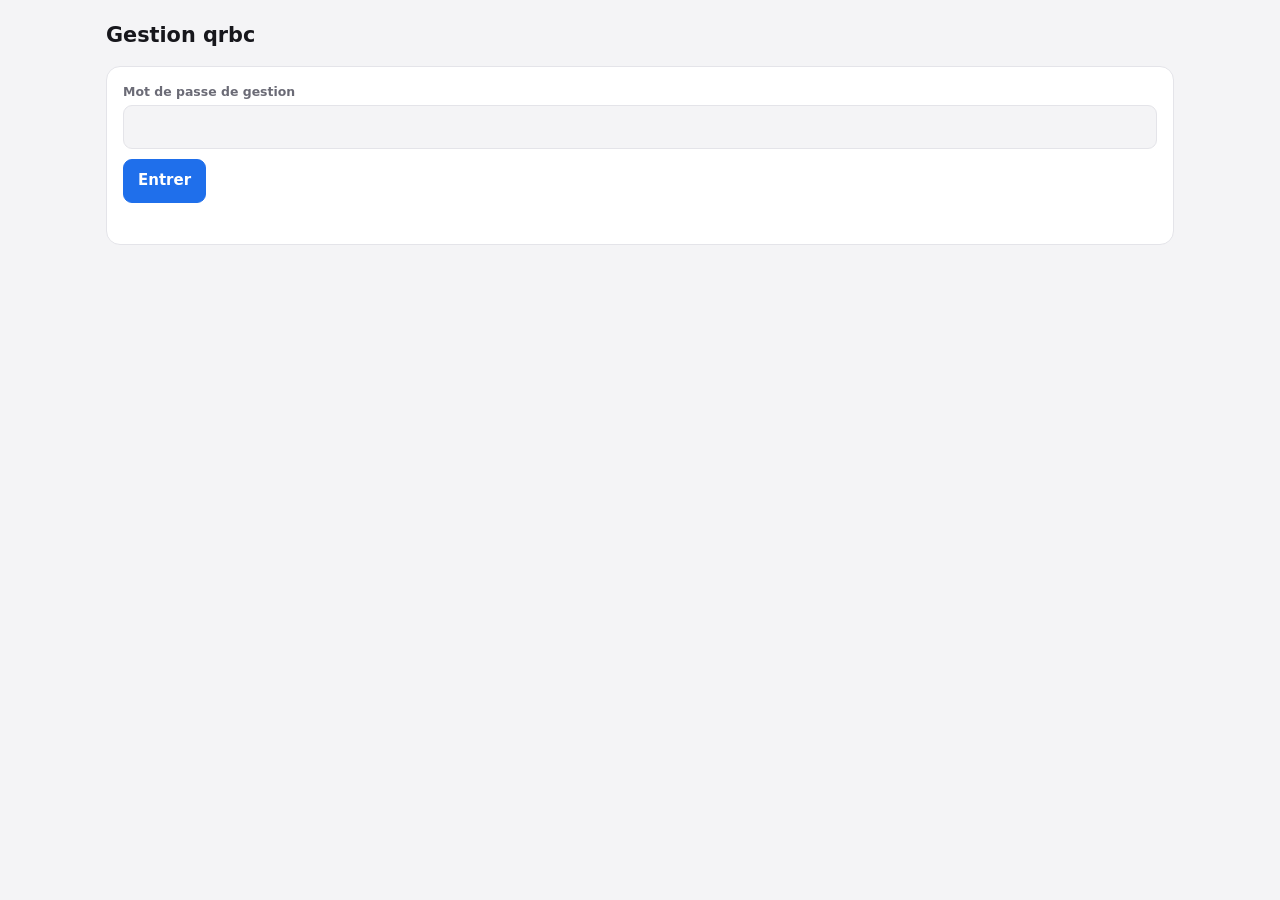
<file: gestion.html>
<!DOCTYPE html>
<html lang="fr">
<head>
<meta charset="utf-8">
<meta name="viewport" content="width=device-width, initial-scale=1, viewport-fit=cover">
<meta name="robots" content="noindex">
<title>Gestion qrbc</title>
<style>
  :root{--bg:#f4f4f6;--panneau:#fff;--ligne:#e4e4e9;--txt:#17171c;--doux:#6b6b76;--prim:#1f6feb;--ok:#1a7f37;--err:#cf222e;--alerte:#9a6700}
  @media (prefers-color-scheme: dark){:root{--bg:#0e0f12;--panneau:#17181d;--ligne:#2a2c33;--txt:#ececf1;--doux:#9a9aa6;--prim:#4c8dff}}
  *{box-sizing:border-box}
  body{margin:0;font:15px/1.45 system-ui,-apple-system,"Segoe UI",Roboto,sans-serif;background:var(--bg);color:var(--txt)}
  .page{max-width:1100px;margin:0 auto;padding:16px}
  h1{font-size:1.3rem;margin:4px 0 16px}
  h2{font-size:1.05rem;margin:0 0 12px}
  .boite{background:var(--panneau);border:1px solid var(--ligne);border-radius:14px;padding:16px;margin-bottom:16px}
  input,select{width:100%;padding:10px;border:1px solid var(--ligne);border-radius:9px;background:var(--bg);color:inherit;font:inherit;min-height:42px}
  label{display:block;margin-bottom:10px}
  label>span{display:block;font-size:.78rem;font-weight:600;color:var(--doux);margin-bottom:4px}
  .g2{display:grid;gap:0 12px;grid-template-columns:1fr}
  @media (min-width:640px){.g2{grid-template-columns:1fr 1fr}}
  button{padding:10px 14px;border:1px solid var(--ligne);border-radius:9px;background:var(--panneau);color:inherit;font:inherit;cursor:pointer;min-height:40px}
  button.prim{background:var(--prim);border-color:var(--prim);color:#fff;font-weight:600}
  button.danger{color:var(--err)}
  .msg{font-size:.9rem;margin-top:8px;min-height:1.2em;white-space:pre-line}
  .err{color:var(--err)} .ok{color:var(--ok)}
  .cache{display:none !important}
  .compte{border-top:1px solid var(--ligne);padding:12px 0}
  .compte:first-child{border-top:0}
  .ligne1{display:flex;flex-wrap:wrap;gap:8px;align-items:baseline}
  .slug{font-weight:700}
  .badge{font-size:.75rem;font-weight:600;padding:2px 8px;border-radius:99px;border:1px solid var(--ligne)}
  .alerte-suppr{border:1px solid var(--err);color:var(--err);border-radius:12px;padding:10px 12px;margin:0 0 12px;display:flex;flex-wrap:wrap;gap:8px;align-items:center}
  .alerte-suppr button{margin-left:auto}
  .rappels-liste{font-size:.88rem;margin:8px 0 0;padding-left:18px}
  .b-gratuit{color:var(--prim)} .b-essai{color:var(--alerte)} .b-payant{color:var(--ok)} .b-inactif{color:var(--err);border-color:var(--err)}
  .infos{color:var(--doux);font-size:.85rem;margin:4px 0 8px}
  .actions{display:flex;flex-wrap:wrap;gap:6px}
  .actions button,.actions a{font-size:.85rem;padding:6px 10px;min-height:34px}
  .actions a{border:1px solid var(--ligne);border-radius:9px;color:inherit;text-decoration:none;display:inline-flex;align-items:center}
  .stats{display:flex;gap:16px;flex-wrap:wrap;color:var(--doux);font-size:.9rem;margin-bottom:10px}
  .stats b{color:var(--txt)}
  .demande{font-size:.88rem;font-weight:600;color:var(--alerte);margin:0 0 8px}
  details.infos summary{cursor:pointer}
  /* Codes promo */
  .promo-ajout{display:grid;gap:0 10px;grid-template-columns:1fr 110px}
  .promo-ajout .note{grid-column:1/-1}
  @media (min-width:640px){.promo-ajout{grid-template-columns:1.2fr 120px 1.5fr auto;align-items:end}.promo-ajout .note{grid-column:auto}.promo-ajout button{margin-bottom:10px}}
  .promos{display:flex;flex-direction:column;gap:8px;margin-top:6px}
  .promo{border:1px solid var(--ligne);border-radius:12px;padding:10px 12px;display:grid;gap:6px}
  .promo.off{opacity:.6}
  .promo-tete{display:flex;flex-wrap:wrap;gap:8px 14px;align-items:center}
  .promo-tete .code{font-weight:700;font-family:ui-monospace,Menlo,monospace;font-size:1rem}
  .promo-tete label{display:flex;align-items:center;gap:6px;margin:0;font-size:.88rem}
  .promo-tete input[type=checkbox]{width:auto;min-height:0}
  .promo-tete .jours{width:80px;min-height:34px;padding:6px 8px}
  .promo-chiffres{display:flex;flex-wrap:wrap;gap:4px 16px;font-size:.85rem;color:var(--doux)}
  .promo-chiffres b{color:var(--txt)}
  .promo .actions{margin-top:2px}
  /* Onglets */
  /* ---------- Stats du site principal ---------- */
  .st-periode{display:flex;gap:2px;padding:3px;background:var(--bg);border:1px solid var(--ligne);border-radius:10px;width:max-content;max-width:100%;overflow-x:auto;margin:0 0 14px}
  .st-periode button{border:0;background:transparent;padding:7px 11px;white-space:nowrap;border-radius:7px;font-weight:600;font-size:.86rem;color:var(--doux);min-height:34px}
  .st-filtre{margin:0 0 14px}.st-filtre select{max-width:100%;padding:7px 10px;border-radius:10px;border:1px solid var(--ligne);background:var(--panneau);font:inherit}
  .st-periode button.actif{background:var(--panneau);color:var(--txt);box-shadow:0 1px 3px rgba(0,0,0,.12)}
  .st-tuiles{display:grid;grid-template-columns:repeat(3,1fr);gap:10px;margin-bottom:14px}
  .st-tuile{background:var(--panneau);border:1px solid var(--ligne);border-radius:14px;padding:12px 14px}
  .st-tuile .v{font-size:1.7rem;font-weight:800;letter-spacing:-.02em;line-height:1.1;font-variant-numeric:tabular-nums}
  .st-tuile .l{color:var(--doux);font-size:.8rem;margin-top:2px}
  .st-graph svg{display:block;width:100%;height:140px}
  .st-graph rect.b{fill:var(--prim)} .st-graph rect.b.sel{fill:var(--txt)} .st-graph rect.h{fill:transparent;cursor:pointer}
  .st-graph line{stroke:var(--ligne)}
  .st-axe{display:flex;justify-content:space-between;color:var(--doux);font-size:.75rem;margin-top:6px}
  .st-info{min-height:1.4em;font-size:.86rem;color:var(--doux);margin-top:6px} .st-info b{color:var(--txt)}
  .st-liste{display:grid;gap:8px}
  .st-ligne{display:grid;grid-template-columns:minmax(90px,38%) 1fr auto;gap:10px;align-items:center;font-size:.9rem}
  .st-ligne .nom{overflow:hidden;text-overflow:ellipsis;white-space:nowrap}
  .st-ligne .barre-st{height:10px;border-radius:0 4px 4px 0;background:var(--prim);min-width:2px}
  .st-ligne .n{font-variant-numeric:tabular-nums;font-weight:600;min-width:2.5em;text-align:right}
  .st-vide{color:var(--doux);font-size:.9rem;margin:0}
  .boite h3{font-size:.95rem;margin:0 0 10px}
  .onglets{display:flex;gap:4px;background:var(--panneau);border:1px solid var(--ligne);border-radius:12px;padding:4px;margin:0 0 16px;position:sticky;top:8px;z-index:5}
  .onglets button{flex:1;border:0;background:none;font-weight:600;color:var(--doux);min-height:40px}
  .onglets button[aria-selected="true"]{background:var(--bg);color:var(--txt)}
  .onglets b{font-size:.75rem;background:var(--alerte);color:#fff;border-radius:99px;padding:1px 7px;margin-left:6px}
  /* Cartes clients */
  .outils{display:flex;gap:8px;flex-wrap:wrap;margin-bottom:12px}
  .outils input{flex:1 1 220px}
  .outils select{flex:0 1 200px}
  .cartes{display:grid;gap:12px;grid-template-columns:1fr}
  .supprimes{margin-top:18px;border:1px solid var(--ligne);border-radius:14px;padding:10px 14px}
  .supprimes summary{cursor:pointer;font-weight:700}
  .ligne-supprime{border-top:1px solid var(--ligne);padding:10px 0}
  .ligne-supprime:first-child{border-top:0}
  @media (min-width:720px){.cartes{grid-template-columns:1fr 1fr}}
  .carte{background:var(--panneau);border:1px solid var(--ligne);border-radius:14px;padding:14px;display:flex;flex-direction:column;gap:10px}
  .carte.demande-attente{border-color:var(--alerte)}
  #liste.cartes{grid-template-columns:1fr}
  .groupe{background:var(--panneau);border:1px solid var(--ligne);border-radius:14px}
  .groupe>summary{cursor:pointer;list-style:none;padding:12px 14px;display:grid;gap:3px}
  .groupe>summary::-webkit-details-marker{display:none}
  .g-email::before{content:'▸';display:inline-block;width:1.1em;color:var(--doux);transition:transform .15s}
  .groupe[open] .g-email::before{transform:rotate(90deg)}
  .g-tete{display:flex;justify-content:space-between;gap:8px;align-items:center}
  .g-email{font-weight:700;overflow-wrap:anywhere}
  .g-sites{font-size:.85rem;color:var(--doux);overflow-wrap:anywhere}
  .g-marques{font-size:.82rem;font-weight:600;color:var(--alerte)}
  .groupe-corps{display:grid;gap:10px;padding:0 10px 12px}
  .g-sous{font-size:.8rem;font-weight:700;color:var(--doux);margin-top:6px}
  .bloc-compte{background:var(--bg);border:1px solid var(--ligne);border-radius:12px;padding:12px;display:flex;flex-direction:column;gap:10px}
  .bloc-compte.demande-attente{border-color:var(--alerte)}
  .bloc-compte .ia{background:var(--panneau)}
  .carte.traduite{margin-left:22px;border-left:4px solid var(--prim);position:relative}
  .carte.traduite::before{content:'↳';position:absolute;left:-20px;top:14px;color:var(--doux);font-size:1.1rem}
  .carte-tete{display:flex;justify-content:space-between;gap:8px;align-items:flex-start}
  .carte-tete .titre{font-size:.85rem;color:var(--doux)}
  .donnees{display:grid;grid-template-columns:auto 1fr;gap:3px 12px;font-size:.88rem;margin:0}
  .donnees dt{color:var(--doux)} .donnees dd{margin:0;overflow-wrap:anywhere}
  .ia{display:grid;grid-template-columns:1fr 1fr 1fr;gap:8px;padding:10px;border-radius:10px;background:var(--bg)}
  .ia label{margin:0}
  .ia input{min-height:38px;padding:7px 9px}
  .ia .credit{grid-column:1/-1;display:flex;justify-content:space-between;align-items:baseline;font-size:.9rem;border-top:1px solid var(--ligne);padding-top:8px}
  .ia .credit b{font-size:1.05rem;font-variant-numeric:tabular-nums}
  .ia .sur{font-size:.75rem;color:var(--doux);font-weight:400}
  .ia button{grid-column:1/-1;min-height:36px;font-size:.88rem}
  .ia .illimite{grid-column:1/-1;font-size:.9rem;color:var(--doux)}
  /* Impression des cartes */
  .boite h3{margin-top:16px}
  .imp-case{display:flex;align-items:center;gap:8px;flex-wrap:wrap;margin:12px 0}
  .imp-case input{width:auto;min-height:0}
  .imp-case small{color:var(--doux)}
  .imp-table{overflow-x:auto;margin:4px 0 10px}
  .imp-table table{border-collapse:collapse;width:100%;font-size:.9rem}
  .imp-table th,.imp-table td{border-bottom:1px solid var(--ligne);padding:6px 8px;text-align:left;vertical-align:middle;white-space:nowrap}
  .imp-table th{color:var(--doux);font-size:.78rem;font-weight:600}
  .imp-table td input{min-height:36px;padding:6px 8px;max-width:110px}
  .imp-table td.n{text-align:right;font-variant-numeric:tabular-nums}
  .imp-table .neg{color:var(--err);font-weight:700} .imp-table .pos{color:var(--ok);font-weight:600}
  .imp-table small{color:var(--doux);white-space:normal}
  .imp-ajout-pays{display:flex;gap:8px;flex-wrap:wrap;margin-bottom:10px}
  .imp-pays-tete{display:flex;align-items:center;justify-content:space-between;gap:8px;margin:10px 0 2px}
  .imp-offres{display:flex;flex-wrap:wrap;gap:4px;margin-top:4px;white-space:normal}
  .imp-offres button{min-height:0;padding:3px 8px;font-size:.75rem;border-radius:999px}
  .imp-offres button.choisie{border-color:var(--ok);color:var(--ok);font-weight:700}
  .imp-ajout-pays select{flex:0 1 220px}
  .imp-catalogue{display:grid;grid-template-columns:minmax(0,1fr);gap:6px;margin:8px 0}
  .imp-produit{border:1px solid var(--ligne);border-radius:10px;padding:8px 10px;font-size:.88rem;min-width:0;overflow-wrap:anywhere;word-break:break-word}
  .imp-produit .ligne1{flex-wrap:wrap;align-items:center}
  .imp-produit .ligne1 small{flex-basis:100%}
  .imp-produit code{font-size:.82rem;overflow-wrap:anywhere}
  .imp-produit .actions{margin-top:6px}
  .imp-produit .infos{white-space:pre-line}
</style>
</head>
<body>
<div class="page">
  <h1>Gestion qrbc</h1>

  <form class="boite" id="f-connexion">
    <label><span>Mot de passe de gestion</span><input type="password" id="jeton" autocomplete="current-password" required></label>
    <button class="prim">Entrer</button>
    <div class="msg" id="m-connexion"></div>
  </form>

  <div id="zone" class="cache">
    <nav class="onglets" role="tablist">
      <button type="button" role="tab" data-onglet="clients" aria-selected="true">Clients<b id="nb-demandes" class="cache"></b></button>
      <button type="button" role="tab" data-onglet="reglages" aria-selected="false">Réglages</button>
      <button type="button" role="tab" data-onglet="stats" aria-selected="false">Stats</button>
      <button type="button" role="tab" data-onglet="entreprise" aria-selected="false" title="Mon entreprise" aria-label="Mon entreprise" style="flex:0 0 52px">👤</button>
    </nav>
    <p style="margin:8px 0 0;text-align:right"><a href="/constructeur" style="display:inline-block;padding:8px 14px;border-radius:10px;background:#d9572b;color:#fff;text-decoration:none;font-weight:700;font-size:.9rem">✏️ Constructeur du site qrbc.app</a></p>

    <section id="onglet-clients">
      <div class="stats" id="stats"></div>
      <div class="alerte-suppr cache" id="alerte-suppr"></div>
      <div class="outils">
        <input type="search" id="recherche" placeholder="Rechercher : page, activité, e-mail, note…">
        <select id="filtre">
          <option value="">Tous les clients</option>
          <option value="demande">Demandes de paiement</option>
          <option value="essai">Essais</option>
          <option value="payant">Abonnés (toutes formules)</option>
          <option value="mensuel">Abonnés mensuels</option>
          <option value="annuel">Abonnés annuels</option>
          <option value="ancien">Anciens abonnés (paiement annuel unique)</option>
          <option value="resilie">Résiliation programmée</option>
          <option value="impaye">Paiement refusé</option>
          <option value="gratuit">Offerts</option>
          <option value="inactif">Inactifs</option>
          <option value="supprimer">À supprimer (+ de 90 jours)</option>
        </select>
        <button type="button" id="btn-nouveau" class="prim">+ Nouveau compte</button>
      </div>
      <div class="msg" id="m-liste"></div>
      <div class="cartes" id="liste"></div>
      <details class="supprimes" id="supprimes"><summary>🗑 Comptes supprimés (<span id="nb-supprimes">…</span>)</summary><div id="liste-supprimes"></div></details>
    </section>

    <section id="onglet-stats" class="cache"><div id="stats-site"></div></section>

    <section id="onglet-entreprise" class="cache">
      <form class="boite" id="f-vendeur">
        <h2>Mon entreprise (vendeur)</h2>
        <p class="infos">Ces coordonnées apparaissent sur les factures Stripe, dans les CGV et les mentions légales (FR, EN, RU) et en bas des e-mails. À changer le jour où le service est revendu.</p>
        <div class="g2">
          <label><span>Raison sociale</span><input id="v-raison" required></label>
          <label><span>Nom commercial (marque)</span><input id="v-marque"></label>
          <label><span>Forme juridique</span><input id="v-forme" placeholder="SARL à associé unique, SAS…"></label>
          <label><span>Capital social</span><input id="v-capital" placeholder="100 €"></label>
          <label><span>SIREN</span><input id="v-siren"></label>
          <label><span>Ville du RCS (greffe)</span><input id="v-rcs" placeholder="Nice"></label>
          <label><span>N° de TVA intracommunautaire</span><input id="v-tva"></label>
          <label><span>Adresse du siège</span><input id="v-adresse"></label>
          <label><span>Dirigeant (directeur de la publication)</span><input id="v-dirigeant"></label>
          <label><span>Fonction</span><input id="v-fonction" placeholder="gérant, président…"></label>
          <label><span>E-mail de contact (support)</span><input id="v-email" type="email" required></label>
          <label><span>Téléphone</span><input id="v-telephone" type="tel"></label>
        </div>
        <button class="prim">Enregistrer</button>
        <div class="msg" id="m-vendeur"></div>
      </form>

      <div class="boite">
        <h2>Factures</h2>
        <div class="actions" style="margin-bottom:12px">
          <button type="button" class="prim" id="btn-apercu-facture">👁 Aperçu d’une facture</button>
          <button type="button" id="btn-derniere-facture">Dernière facture émise</button>
        </div>
        <div class="msg" id="m-facture"></div>
        <h2 style="margin-top:16px">Logo des factures et des reçus</h2>
        <p class="infos">Le logo, l’icône et les couleurs des factures, des reçus et de la page de paiement se règlent dans Stripe (Stripe ne permet pas de les changer depuis une autre application).</p>
        <a href="https://dashboard.stripe.com/settings/branding" target="_blank" rel="noopener"><button type="button">Ouvrir Stripe → Branding</button></a>
        <p class="infos" style="margin-top:12px">Numérotation des factures (préfixe QRBC) : <a href="https://dashboard.stripe.com/settings/billing/invoice" target="_blank" rel="noopener">Stripe → Paramètres des factures</a>.</p>
      </div>

      <form class="boite" id="f-motdepasse">
        <h2>Mot de passe de gestion</h2>
        <p class="infos" id="mdp-etat"></p>
        <label><span>Nouveau mot de passe (12 caractères minimum)</span><input type="password" id="g-mdp1" autocomplete="new-password" minlength="12" required></label>
        <label><span>Confirmez</span><input type="password" id="g-mdp2" autocomplete="new-password" minlength="12" required></label>
        <button class="prim">Changer le mot de passe</button>
        <div class="msg" id="m-motdepasse"></div>
        <p class="infos">En cas d’oubli : Cloudflare → Stockage KV → CLIENTS → supprimer la clé <code>config:admin</code>, puis entrer avec le secret ADMIN_TOKEN du Worker.</p>
      </form>
    </section>

    <section id="onglet-reglages" class="cache">
    <div class="boite" id="b-rappels">
      <h2>Rappels automatiques</h2>
      <p class="infos" style="margin-top:0">Chaque jour à 8 h–9 h (heure de Paris), un e-mail part aux clients concernés, dans la langue de leur éditeur, avec le bouton de paiement et le lien vers leur page :
        essai J-7 et J-1 · abonnés annuels : rappel de reconduction (loi Chatel) à J-35 · échec de paiement : e-mail immédiat · anciens abonnés (paiement unique) J-30, J-7 et J-1 · jour de la mise en pause · J+30 · J+80 (suppression annoncée). À J+90, le compte apparaît « à supprimer » dans l’onglet Clients : la suppression reste manuelle.</p>
      <div id="rappels-etat" class="infos">…</div>
      <div class="actions">
        <button type="button" id="rappels-voir">Voir les envois du jour</button>
        <button type="button" id="rappels-envoyer" class="prim">Envoyer maintenant</button>
      </div>
      <div class="msg" id="m-rappels"></div>
      <ul class="rappels-liste" id="rappels-liste"></ul>
    </div>

    <div class="boite" id="b-promos">
      <h2>Codes promo</h2>
      <form id="f-promo" class="promo-ajout">
        <label><span>Code</span><input type="text" id="p-code" autocapitalize="none" spellcheck="false" maxlength="30" placeholder="1moistest" required></label>
        <label><span>Jours offerts en plus</span><input type="number" id="p-jours" min="0" max="730" step="1" value="30" required></label>
        <label class="note"><span>Apporteur / note</span><input type="text" id="p-note" maxlength="200" placeholder="Ex. Karim — 20 % la 1re année"></label>
        <button class="prim">Ajouter</button>
      </form>
      <div class="msg" id="m-promo"></div>
      <div class="promos" id="promos"></div>
      <p class="infos">Le client qui saisit un code actif à l’inscription a <span id="p-essai">14</span> jours d’essai + les jours du code ; le paiement n’est demandé qu’après. Le code reste noté sur sa fiche (onglet Clients), même si vous le désactivez ensuite. Lien à donner à un apporteur : qrbc.app/?promo=CODE (le code est prérempli).</p>
    </div>

    <div class="boite" id="b-ia">
      <h2>Intelligence artificielle (Anthropic)</h2>
      <div id="ia-etat" class="infos">…</div>
      <form id="f-ia">
        <label><span>Clé API Anthropic</span><input type="password" id="ia-cle" autocomplete="off" spellcheck="false" placeholder="sk-ant-…"></label>
        <button class="prim" id="ia-btn">Enregistrer la clé</button>
        <button type="button" id="ia-test" class="cache">Tester la clé</button>
        <button type="button" id="ia-off" class="danger cache">Retirer la clé</button>
      </form>
      <div class="msg" id="m-ia"></div>
      <p class="infos">Sert aux textes, aux pictogrammes et aux descriptions des images de fond. La clé est vérifiée auprès d’Anthropic (sans consommer de crédit), puis rangée chiffrée : elle ne sera plus jamais affichée. Créez-la dans la Console Anthropic › API keys.</p>
    </div>

    <div class="boite" id="b-stripe">
      <h2>Paiements en ligne (Stripe)</h2>
      <div id="stripe-etat" class="infos">…</div>
      <form id="f-stripe">
        <label><span>Clé secrète Stripe</span><input type="password" id="stripe-cle" autocomplete="off" spellcheck="false" placeholder="sk_test_… ou sk_live_…"></label>
        <button class="prim" id="stripe-btn">Connecter Stripe</button>
        <button type="button" id="stripe-off" class="danger cache">Déconnecter</button>
      </form>
      <div class="msg" id="m-stripe"></div>
      <p class="infos">La clé est vérifiée auprès de Stripe, puis rangée chiffrée : elle ne sera plus jamais affichée. Le webhook et le taux de TVA à 20 % sont créés automatiquement.</p>
    </div>

    <div class="boite" id="b-impression">
      <h2>Impression des cartes (commande par les clients)</h2>
      <div id="imp-etat" class="infos">…</div>
      <form id="f-imp-cle">
        <label><span>Clé API Cloudprinter (CloudCore API Interface)</span><input type="password" id="imp-cle" autocomplete="off" spellcheck="false" placeholder="clé API"></label>
        <button class="prim" id="imp-cle-btn">Enregistrer la clé</button>
        <button type="button" id="imp-cle-off" class="danger cache">Retirer la clé</button>
      </form>
      <div class="msg" id="m-imp-cle"></div>

      <form id="f-imp">
        <label class="imp-case"><input type="checkbox" id="imp-actif"> <b>Vente ouverte aux clients</b> <small>(bouton « Commander mes cartes » dans l’éditeur)</small></label>
        <div class="g2">
          <label><span>Imprimeur</span><select id="imp-imprimeur"><option value="cloudprinter">Cloudprinter (commande automatique)</option><option value="manuel">Manuel (commande reçue par e-mail)</option></select></label>
          <label><span>Transporteur préféré (mot cherché dans les offres de livraison)</span><input type="text" id="imp-transporteur" placeholder="Colissimo"></label>
        </div>

        <h3>Produits chez l’imprimeur</h3>
        <div class="g2">
          <label><span>Référence produit — recto</span><input type="text" id="imp-ref-recto" spellcheck="false" autocapitalize="none"></label>
          <label><span>Options — recto (références séparées par des virgules : papier 300 g Offset…)</span><input type="text" id="imp-opt-recto" spellcheck="false" autocapitalize="none"></label>
          <label><span>Référence produit — recto/verso</span><input type="text" id="imp-ref-rectoVerso" spellcheck="false" autocapitalize="none"></label>
          <label><span>Options — recto/verso</span><input type="text" id="imp-opt-rectoVerso" spellcheck="false" autocapitalize="none"></label>
        </div>
        <div class="actions">
          <button type="button" id="imp-produits">Voir les produits « cartes de visite »</button>
          <button type="button" id="imp-produits-fermer" class="cache">Réduire le catalogue</button>
        </div>
        <div id="imp-catalogue" class="imp-catalogue"></div>

        <h3>Prix du produit (€ TTC, sans la livraison)</h3>
        <label><span>Quantités proposées (séparées par des virgules)</span><input type="text" id="imp-quantites" inputmode="numeric" placeholder="50, 100, 250, 500, 1000"></label>
        <div id="imp-prix" class="imp-table"></div>

        <h3>Prix de la livraison (€ TTC, par pays et par quantité)</h3>
        <p class="infos">Le colis change de poids avec la quantité, donc parfois de transporteur. Transporteur vide = réglage général ci-dessus (s’il n’est pas proposé : le moins cher). Le simulateur montre les offres : touchez-en une pour la choisir.</p>
        <div id="imp-livraison" class="imp-table"></div>
        <div class="imp-ajout-pays">
          <select id="imp-pays-ajout"></select>
          <button type="button" id="imp-pays-btn">Ajouter ce pays</button>
        </div>

        <div class="g2">
          <label><span>Marge minimale par commande (€) — en dessous, la commande n’est pas envoyée et vous êtes prévenu</span><input type="text" inputmode="decimal" id="imp-margeMin"></label>
        </div>
        <div class="infos" id="imp-apercu"></div>
        <button class="prim">Enregistrer l’impression</button>
        <button type="button" id="imp-defaut">Prix d’origine</button>
        <div class="msg" id="m-imp"></div>
      </form>

      <h3>Commandes de cartes</h3>
      <div class="actions"><button type="button" id="cmd-charger">Afficher les commandes</button><button type="button" id="cmd-fermer" class="cache">Réduire</button></div>
      <div class="msg" id="m-cmd"></div>
      <div id="cmd-liste" class="imp-catalogue"></div>
      <h3>Simulateur : coût réel chez l’imprimeur</h3>
      <p class="infos" style="margin-top:0">Demande un devis à l’imprimeur pour chaque quantité et chaque face (rien n’est commandé), puis compare avec vos prix. Enregistrez d’abord vos réglages.</p>
      <div class="imp-ajout-pays"><select id="imp-sim-pays"></select><button type="button" id="imp-sim-btn" class="prim">Calculer</button></div>
      <div class="msg" id="m-imp-sim"></div>
      <div id="imp-sim" class="imp-table"></div>
      <p class="infos">Marge = prix payé par le client HT − coût imprimeur (produit + livraison) − frais Stripe estimés (1,5 % + 0,25 €). La clé est vérifiée auprès de l’imprimeur, puis rangée chiffrée : elle ne sera plus jamais affichée.</p>
    </div>

    <form class="boite" id="f-tarifs">
      <h2>Tarifs et quotas IA</h2>
      <div class="g2">
        <label><span>Abonnement mensuel (€ TTC par mois)</span><input type="text" inputmode="decimal" id="t-aboMensuel"></label>
        <label><span>Abonnement annuel (€ TTC par an)</span><input type="text" inputmode="decimal" id="t-aboAnnuel"></label>
        <label><span>Page supplémentaire ou version traduite, mensuel (€ TTC par mois)</span><input type="text" inputmode="decimal" id="t-pageMensuel"></label>
        <label><span>Page supplémentaire ou version traduite, annuel (€ TTC par an)</span><input type="text" inputmode="decimal" id="t-pageAnnuel"></label>
        <label><span>Prix d’une rédaction de textes (€ HT)</span><input type="text" inputmode="decimal" id="t-prixTexte"></label>
        <label><span>Prix d’une création de pictos (€ HT)</span><input type="text" inputmode="decimal" id="t-prixPicto"></label>
        <label><span>Prix d’une création de 2 images IA, fond ou pancarte (€ HT)</span><input type="text" inputmode="decimal" id="t-prixFond"></label>
        <label><span>Prix d’une création express pour un abonné (€ HT)</span><input type="text" inputmode="decimal" id="t-prixExpress"></label>
        <span></span>
        <label><span>Anciens abonnés : abonnement annuel (€ HT, paiement unique)</span><input type="text" inputmode="decimal" id="t-prixAnnuel"></label>
        <label><span>Anciens abonnés : page supplémentaire (€ HT par an)</span><input type="text" inputmode="decimal" id="t-prixPage"></label>
        <label><span>Nouvelle traduction d’une page (€ HT ; la 1re est offerte)</span><input type="text" inputmode="decimal" id="t-prixTraduction"></label>
        <label><span>Essai (1 mois) : rédactions offertes</span><input type="number" min="0" step="1" id="t-essaiTexte"></label>
        <label><span>Essai (1 mois) : créations de pictos offertes</span><input type="number" min="0" step="1" id="t-essaiPicto"></label>
        <label><span>Essai (1 mois) : créations d’images IA offertes (fond ou pancarte)</span><input type="number" min="0" step="1" id="t-essaiFond"></label>
        <span></span>
        <label><span>Mensuel : rédactions incluses par mois</span><input type="number" min="0" step="1" id="t-mensuelTexte"></label>
        <label><span>Mensuel : créations de pictos incluses par mois</span><input type="number" min="0" step="1" id="t-mensuelPicto"></label>
        <label><span>Mensuel : créations d’images IA incluses par mois (fond ou pancarte)</span><input type="number" min="0" step="1" id="t-mensuelFond"></label>
        <span></span>
        <label><span>Annuel : rédactions incluses par an</span><input type="number" min="0" step="1" id="t-payantTexte"></label>
        <label><span>Annuel : créations de pictos incluses par an</span><input type="number" min="0" step="1" id="t-payantPicto"></label>
        <label><span>Annuel : créations d’images IA incluses par an (fond ou pancarte)</span><input type="number" min="0" step="1" id="t-payantFond"></label>
      </div>
      <div class="infos" id="t-apercu"></div>
      <button class="prim">Enregistrer les tarifs</button>
      <button type="button" id="t-defaut">Valeurs d’origine</button>
      <div class="msg" id="m-tarifs"></div>
      <p class="infos">Appliqué partout (appli, offres, messages, paiements) dans la minute. Un nouveau prix d’abonnement ne vaut que pour les nouveaux abonnements : les abonnements en cours gardent leur prix (à changer client par client dans Stripe, après information du client). Les quotas restants suivent les nouvelles valeurs. Pensez aussi aux CGV et à l’accueil, où les prix sont écrits.</p>
    </form>

    <div class="boite" id="b-email">
      <h2>E-mails (Resend)</h2>
      <div id="email-etat" class="infos">…</div>
      <form id="f-email">
        <label><span>Clé API Resend</span><input type="password" id="email-cle" autocomplete="off" spellcheck="false" placeholder="re_…"></label>
        <label><span>Expéditeur</span><input type="text" id="email-exp" spellcheck="false" value="qrbc <noreply@qrbc.app>"></label>
        <button class="prim" id="email-btn">Connecter</button>
        <button type="button" id="email-test" class="cache">Envoyer un e-mail de test</button>
        <button type="button" id="email-off" class="danger cache">Déconnecter</button>
      </form>
      <div class="msg" id="m-email"></div>
      <p class="infos">Sert à envoyer les liens « mot de passe oublié ». Le domaine qrbc.app doit être ajouté et vérifié dans Resend. La clé est rangée chiffrée.</p>
    </div>

    <div class="boite" id="b-turnstile">
      <h2>Anti-robots du formulaire d’inscription (Cloudflare Turnstile)</h2>
      <div id="ts-etat" class="infos">…</div>
      <form id="f-ts">
        <label><span>Clé du site (Site Key)</span><input type="text" id="ts-site" autocomplete="off" spellcheck="false" placeholder="0x4AAAA…"></label>
        <label><span>Clé secrète (Secret Key)</span><input type="password" id="ts-secret" autocomplete="off" spellcheck="false" placeholder="0x4AAAA…"></label>
        <button class="prim" id="ts-btn">Enregistrer</button>
        <button type="button" id="ts-off" class="danger cache">Désactiver</button>
      </form>
      <div class="msg" id="m-ts"></div>
      <p class="infos">Cloudflare → Turnstile → Add widget : nom « qrbc », domaine qrbc.app, mode « Invisible ». Copiez ici les deux clés. Sans clés, le formulaire fonctionne sans vérification anti-robots. La clé secrète est rangée chiffrée.</p>
    </div>

    </section>

    <form class="boite cache" id="f-creer">
      <h2>Créer un compte (test, démo, client offert)</h2>
      <div class="g2">
        <label><span>Adresse (nom.qrbc.app)</span><input type="text" id="c-nom" autocapitalize="none" spellcheck="false" placeholder="alexvtc" required></label>
        <label><span>Nom de l’activité</span><input type="text" id="c-titre" placeholder="Chauffeur Privé Paris"></label>
        <label><span>E-mail du client</span><input type="email" id="c-email"></label>
        <label><span>Mot de passe de l’éditeur (10 car. min.)</span><input type="text" id="c-mdp" autocomplete="off" required></label>
        <label><span>Formule</span><select id="c-plan"><option value="gratuit">Gratuit (offert, sans limite)</option><option value="essai">Essai (1 mois)</option><option value="payant">Payant</option></select></label>
        <label><span>Note interne</span><input type="text" id="c-note" placeholder="client test, vidéo démo…"></label>
      </div>
      <label><span>Importer une page GitHub existante (facultatif)</span><input type="url" id="c-import" placeholder="https://rkroman-86.github.io/qr-ab/"></label>
      <button class="prim">Créer</button>
      <button type="button" id="btn-annuler-creer">Annuler</button>
      <div class="msg" id="m-creer"></div>
    </form>
  </div>
</div>
<script>
(function () {
  const $ = s => document.querySelector(s);
  let jeton = '';
  try { jeton = sessionStorage.getItem('qrbc-gestion') || ''; } catch (e) {}

  async function api(action, corps) {
    const r = await fetch('/api/gestion/' + action, {
      method: corps ? 'POST' : 'GET',
      headers: { 'content-type': 'application/json', authorization: 'Bearer ' + jeton },
      body: corps ? JSON.stringify(corps) : undefined
    });
    const j = await r.json().catch(() => ({}));
    if (!r.ok) { const e = new Error(j.erreur || r.statusText); e.status = r.status; throw e; }
    return j;
  }
  const date = d => d ? new Date(d).toLocaleDateString('fr-FR') : '—';
  const euros = c => ((c || 0) / 100).toLocaleString('fr-FR', { style: 'currency', currency: 'EUR' });
  const jours = d => Math.ceil((Date.parse(d) - Date.now()) / 86400000);

  async function chargerStripe(etat) {
    const e = etat || await api('stripe');
    const z = $('#stripe-etat');
    if (!e.connecte) {
      z.innerHTML = '<span class="badge b-inactif">non connecté</span> Les clients voient « Demande d’abonnement » ; vous encaissez à la main.';
      $('#stripe-btn').textContent = 'Connecter Stripe'; $('#stripe-off').classList.add('cache');
      return;
    }
    const mode = e.mode === 'live' ? '<span class="badge b-payant">paiements réels</span>' : '<span class="badge b-essai">mode test (fausses cartes)</span>';
    z.innerHTML = mode + ' <b></b> · clé …' + e.fin + ' · TVA ' + e.tva + ' %<br><small></small>';
    z.querySelector('b').textContent = e.compte || '';
    z.querySelector('small').textContent = e.dernierWebhook ? 'Dernière notification Stripe : ' + new Date(e.dernierWebhook.le).toLocaleString('fr-FR') + ' (' + e.dernierWebhook.type + ')' : 'Aucune notification Stripe reçue pour l’instant.';
    $('#stripe-btn').textContent = 'Remplacer la clé'; $('#stripe-off').classList.remove('cache');
  }
  $('#f-stripe').addEventListener('submit', async e => {
    e.preventDefault();
    const m = $('#m-stripe'), cle = $('#stripe-cle').value.trim();
    if (!cle) return;
    m.className = 'msg'; m.textContent = 'Vérification auprès de Stripe…';
    try { await chargerStripe(await api('stripe', { cle })); $('#stripe-cle').value = ''; m.className = 'msg ok'; m.textContent = '✓ Stripe connecté.'; }
    catch (err) { m.className = 'msg err'; m.textContent = err.message; }
  });
  $('#stripe-off').addEventListener('click', async () => {
    if (!confirm('Déconnecter Stripe ? Les clients ne pourront plus payer en ligne.')) return;
    const m = $('#m-stripe');
    try { await chargerStripe(await api('stripe', { deconnecter: true })); m.className = 'msg'; m.textContent = 'Stripe déconnecté.'; }
    catch (err) { m.className = 'msg err'; m.textContent = err.message; }
  });

  /* ---------- Clé API Anthropic ---------- */
  async function chargerIA(etat) {
    const e = etat || await api('anthropic');
    const z = $('#ia-etat');
    if (!e.connecte) {
      z.innerHTML = '<span class="badge b-inactif">aucune clé</span> Textes, pictos et créations express sont indisponibles pour les clients.';
      $('#ia-btn').textContent = 'Enregistrer la clé'; $('#ia-test').classList.add('cache'); $('#ia-off').classList.add('cache');
      return;
    }
    if (e.source === 'cloudflare') {
      z.innerHTML = '<span class="badge b-essai">clé Cloudflare</span> clé …' + e.fin + ' (secret ANTHROPIC_KEY du Worker). Collez une clé ici pour la gérer depuis cette page.';
      $('#ia-btn').textContent = 'Enregistrer la clé'; $('#ia-test').classList.remove('cache'); $('#ia-off').classList.add('cache');
      return;
    }
    z.innerHTML = '<span class="badge b-payant">clé active</span> clé …' + e.fin + ' · enregistrée le ' + date(e.le) +
      (e.secours ? '<br><small>Le secret Cloudflare ANTHROPIC_KEY existe encore : il ne sert plus que de secours si vous retirez cette clé.</small>' : '');
    $('#ia-btn').textContent = 'Remplacer la clé'; $('#ia-test').classList.remove('cache'); $('#ia-off').classList.remove('cache');
  }
  $('#f-ia').addEventListener('submit', async e => {
    e.preventDefault();
    const m = $('#m-ia'), cle = $('#ia-cle').value.trim();
    if (!cle) return;
    m.className = 'msg'; m.textContent = 'Vérification auprès d’Anthropic…';
    try { await chargerIA(await api('anthropic', { cle })); $('#ia-cle').value = ''; m.className = 'msg ok'; m.textContent = '✓ Clé vérifiée et enregistrée : l’IA l’utilise dès maintenant.'; }
    catch (err) { m.className = 'msg err'; m.textContent = err.message; }
  });
  $('#ia-test').addEventListener('click', async () => {
    const m = $('#m-ia'); m.className = 'msg'; m.textContent = 'Test…';
    try { await chargerIA(await api('anthropic', { test: true })); m.className = 'msg ok'; m.textContent = '✓ La clé fonctionne.'; }
    catch (err) { m.className = 'msg err'; m.textContent = err.message; }
  });
  $('#ia-off').addEventListener('click', async () => {
    if (!confirm('Retirer la clé Anthropic de cette page ? (le secret Cloudflare, s’il existe, reprendra le relais ; sinon l’IA sera coupée)')) return;
    const m = $('#m-ia');
    try { await chargerIA(await api('anthropic', { deconnecter: true })); m.className = 'msg'; m.textContent = 'Clé retirée.'; }
    catch (err) { m.className = 'msg err'; m.textContent = err.message; }
  });

  /* ---------- Tarifs et quotas ---------- */
  const CHAMPS_TARIFS = ['aboMensuel', 'aboAnnuel', 'pageMensuel', 'pageAnnuel', 'prixAnnuel', 'prixTexte', 'prixPicto', 'prixFond', 'prixExpress', 'prixPage', 'prixTraduction', 'essaiTexte', 'essaiPicto', 'essaiFond', 'mensuelTexte', 'mensuelPicto', 'mensuelFond', 'payantTexte', 'payantPicto', 'payantFond'];
  const EST_PRIX = k => /^(prix|abo|page)/.test(k);
  const versChamps = t => ({
    prixAnnuel: t.prixAnnuel / 100, prixTexte: t.prixTexte / 100, prixPicto: t.prixPicto / 100, prixFond: t.prixFond / 100, prixExpress: t.prixExpress / 100,
    prixPage: (t.prixPage != null ? t.prixPage : 900) / 100, prixTraduction: (t.prixTraduction != null ? t.prixTraduction : 150) / 100,
    aboMensuel: t.aboMensuel / 100, aboAnnuel: t.aboAnnuel / 100, pageMensuel: t.pageMensuel / 100, pageAnnuel: t.pageAnnuel / 100,
    mensuelTexte: t.mensuel.texte, mensuelPicto: t.mensuel.picto, mensuelFond: t.mensuel.fond,
    essaiTexte: t.essai.texte, essaiPicto: t.essai.picto, essaiFond: t.essai.fond,
    payantTexte: t.payant.texte, payantPicto: t.payant.picto, payantFond: t.payant.fond
  });
  let tarifsDefaut = null;
  function remplirTarifs(t) {
    const v = versChamps(t);
    CHAMPS_TARIFS.forEach(k => { $('#t-' + k).value = EST_PRIX(k) ? v[k].toFixed(2).replace('.', ',') : String(v[k]); });
    apercuTarifs();
  }
  function apercuTarifs() {
    const n = k => Number(String($('#t-' + k).value).replace(',', '.'));
    const e = x => isFinite(x) ? x.toLocaleString('fr-FR', { style: 'currency', currency: 'EUR' }) : '?';
    $('#t-apercu').textContent = 'Le client voit : ' + e(n('aboMensuel')) + ' TTC/mois sans engagement, ou ' + e(n('aboAnnuel')) + ' TTC/an (au lieu de ' + e(n('aboMensuel') * 12) + ') · page supplémentaire ' +
      e(n('pageMensuel')) + '/mois ou ' + e(n('pageAnnuel')) + '/an · essai : ' +
      n('essaiTexte') + ' rédaction(s) + ' + n('essaiPicto') + ' picto(s) + ' + n('essaiFond') + ' image(s) · mensuel : ' + n('mensuelTexte') + ' + ' + n('mensuelPicto') + ' + ' + n('mensuelFond') +
      ' par mois · annuel : ' + n('payantTexte') + ' + ' + n('payantPicto') + ' + ' + n('payantFond') +
      ' par an · au-delà ' + e(n('prixTexte')) + ' / ' + e(n('prixPicto')) + ' / ' + e(n('prixFond')) + ' HT · création express ' + e(n('prixExpress')) + ' HT (essai : moitié des créations offertes) · nouvelle traduction ' + e(n('prixTraduction')) + ' HT';
  }
  CHAMPS_TARIFS.forEach(k => $('#t-' + k).addEventListener('input', apercuTarifs));
  async function chargerTarifs() { const r = await api('tarifs'); tarifsDefaut = r.defaut; remplirTarifs(r.tarifs); }
  $('#t-defaut').addEventListener('click', () => { if (tarifsDefaut) { remplirTarifs(tarifsDefaut); $('#m-tarifs').textContent = 'Valeurs d’origine remises : cliquez sur Enregistrer pour les appliquer.'; } });
  $('#f-tarifs').addEventListener('submit', async e => {
    e.preventDefault();
    const m = $('#m-tarifs'); m.className = 'msg'; m.textContent = 'Enregistrement…';
    const corps = {}; CHAMPS_TARIFS.forEach(k => { corps[k] = $('#t-' + k).value.trim(); });
    try { const r = await api('tarifs', corps); remplirTarifs(r.tarifs); m.className = 'msg ok'; m.textContent = '✓ Tarifs enregistrés.'; await charger(); }
    catch (err) { m.className = 'msg err'; m.textContent = err.message; }
  });

  async function chargerEmail(etat) {
    const e = etat || await api('email');
    const z = $('#email-etat');
    if (!e.connecte) {
      z.innerHTML = '<span class="badge b-inactif">non connecté</span> « Mot de passe oublié » indisponible pour les clients.';
      $('#email-btn').textContent = 'Connecter'; $('#email-test').classList.add('cache'); $('#email-off').classList.add('cache');
      return;
    }
    const verifie = e.statutDomaine === 'verified';
    z.innerHTML = '<span class="badge ' + (verifie ? 'b-payant' : 'b-essai') + '"></span> <b></b> · clé …' + e.fin;
    z.querySelector('.badge').textContent = verifie ? 'domaine vérifié' : 'domaine : ' + (e.statutDomaine || '?');
    z.querySelector('b').textContent = e.expediteur;
    $('#email-btn').textContent = 'Remplacer la clé'; $('#email-test').classList.remove('cache'); $('#email-off').classList.remove('cache');
  }
  $('#f-email').addEventListener('submit', async e => {
    e.preventDefault();
    const m = $('#m-email'), cle = $('#email-cle').value.trim();
    if (!cle) return;
    m.className = 'msg'; m.textContent = 'Vérification auprès de Resend…';
    try { await chargerEmail(await api('email', { cle, expediteur: $('#email-exp').value.trim() })); $('#email-cle').value = ''; m.className = 'msg ok'; m.textContent = '✓ Service d’e-mails connecté.'; }
    catch (err) { m.className = 'msg err'; m.textContent = err.message; }
  });
  $('#email-test').addEventListener('click', async () => {
    const a = prompt('Envoyer un e-mail de test à :');
    if (!a) return;
    const m = $('#m-email'); m.className = 'msg'; m.textContent = 'Envoi…';
    try { await api('email', { test: a }); m.className = 'msg ok'; m.textContent = '✓ E-mail envoyé à ' + a + '.'; }
    catch (err) { m.className = 'msg err'; m.textContent = err.message; }
  });
  async function chargerTurnstile(etat) {
    const e = etat || await api('turnstile');
    const z = $('#ts-etat');
    if (!e.configure) {
      z.innerHTML = '<span class="badge b-inactif">non configuré</span> Formulaire d’inscription sans vérification anti-robots.';
      $('#ts-off').classList.add('cache'); $('#ts-btn').textContent = 'Enregistrer'; return;
    }
    z.innerHTML = '<span class="badge b-payant">actif</span> Clé du site <b></b> · clé secrète …' + e.fin;
    z.querySelector('b').textContent = e.site;
    $('#ts-site').value = e.site;
    $('#ts-off').classList.remove('cache'); $('#ts-btn').textContent = 'Remplacer les clés';
  }
  $('#f-ts').addEventListener('submit', async e => {
    e.preventDefault();
    const m = $('#m-ts'); m.className = 'msg'; m.textContent = 'Enregistrement…';
    try { await chargerTurnstile(await api('turnstile', { site: $('#ts-site').value.trim(), secret: $('#ts-secret').value.trim() })); $('#ts-secret').value = ''; m.className = 'msg ok'; m.textContent = '✓ Anti-robots actif sur le formulaire d’inscription.'; }
    catch (err) { m.className = 'msg err'; m.textContent = err.message; }
  });
  $('#ts-off').addEventListener('click', async () => {
    if (!confirm('Désactiver la vérification anti-robots du formulaire ?')) return;
    try { await chargerTurnstile(await api('turnstile', { supprimer: true })); } catch (err) { $('#m-ts').textContent = err.message; }
  });
  $('#email-off').addEventListener('click', async () => {
    if (!confirm('Déconnecter le service d’e-mails ?')) return;
    try { await chargerEmail(await api('email', { deconnecter: true })); } catch (err) { $('#m-email').textContent = err.message; }
  });

  /* ---------- Impression des cartes ---------- */
  const NOMS_PAYS = { FR: 'France', MC: 'Monaco', BE: 'Belgique', LU: 'Luxembourg', DE: 'Allemagne', ES: 'Espagne', IT: 'Italie', PT: 'Portugal', NL: 'Pays-Bas', AT: 'Autriche', IE: 'Irlande', PL: 'Pologne', RO: 'Roumanie', BG: 'Bulgarie', GR: 'Grèce', CZ: 'Tchéquie', SK: 'Slovaquie', HU: 'Hongrie', SI: 'Slovénie', HR: 'Croatie', DK: 'Danemark', SE: 'Suède', FI: 'Finlande', EE: 'Estonie', LV: 'Lettonie', LT: 'Lituanie', CY: 'Chypre', MT: 'Malte' };
  const FACES_IMP = [['recto', 'Recto'], ['rectoVerso', 'Recto/verso']];
  const enEuros = c => (c / 100).toFixed(2).replace('.', ',');
  const versCent = v => Math.round(Number(String(v).replace(',', '.')) * 100);
  let imp = null;                                   // état renvoyé par le serveur
  let impTransporteurs = {};                        // pays → { quantité → transporteur préféré } (vide = réglage général)
  let impLivraison = {};                            // pays → { quantité → centimes } (édition en cours)
  // anciens réglages : un montant / un mot par pays → le même pour toutes les quantités
  function parQte(v) { if (v != null && typeof v === 'object') return Object.assign({}, v); const o = {}; if (v != null && v !== '') impQuantites().forEach(q => { o[q] = v; }); return o; }
  // complète les quantités manquantes d'un pays : prix proposé (France) sinon celui de la quantité inférieure
  function impCompleterPays(p) {
    const l = impLivraison[p] = parQte(impLivraison[p]);
    const def = (imp && imp.defaut && imp.defaut.livraison && imp.defaut.livraison.FR) || {};
    let prec = null;
    impQuantites().forEach(q => {
      if (l[q] == null || !isFinite(l[q])) l[q] = p === 'FR' && def[q] != null ? def[q] : (prec != null ? prec : (def[q] != null ? def[q] : 490));
      prec = l[q];
    });
  }
  function impQuantites() {
    const l = $('#imp-quantites').value.split(/[\s,;]+/).map(Number).filter(n => Number.isInteger(n) && n > 0);
    return Array.from(new Set(l)).sort((a, b) => a - b);
  }
  function impLirePrix() {                          // valeurs saisies dans le tableau des prix
    const p = { recto: {}, rectoVerso: {} };
    document.querySelectorAll('#imp-prix input').forEach(i => { p[i.dataset.face][i.dataset.q] = i.value; });
    return p;
  }
  function impTablePrix(prix) {
    const z = $('#imp-prix'); z.textContent = '';
    const qs = impQuantites();
    const tab = el('table', {}, [el('tr', {}, [el('th', { text: 'Quantité' })].concat(FACES_IMP.map(f => el('th', { text: f[1] }))))]);
    qs.forEach(q => tab.append(el('tr', {}, [el('td', { text: q + ' cartes' })].concat(FACES_IMP.map(f => {
      let v = prix[f[0]] && prix[f[0]][q];
      if ((v == null || v === '') && imp && imp.defaut) v = (imp.defaut.prix[f[0]] || {})[q];   // nouvelle quantité : prix proposé
      const i = el('input', { type: 'text', inputmode: 'decimal', 'data-face': f[0], 'data-q': String(q) });
      i.value = v == null ? '' : (typeof v === 'number' ? enEuros(v) : v);
      i.addEventListener('input', impApercu);
      return el('td', {}, [i]);
    })))));
    z.append(tab);
  }
  function impTableLivraison() {
    const z = $('#imp-livraison'); z.textContent = '';
    const qs = impQuantites(), general = $('#imp-transporteur').value || 'le moins cher';
    Object.keys(impLivraison).forEach(p => {
      impCompleterPays(p);
      const tr = impTransporteurs[p] = parQte(impTransporteurs[p]);
      z.append(el('div', { class: 'imp-pays-tete' }, [el('b', { text: (NOMS_PAYS[p] || p) + ' (' + p + ')' }),
        el('button', { type: 'button', class: 'danger', text: 'Retirer', onclick: () => { delete impLivraison[p]; delete impTransporteurs[p]; impTableLivraison(); impListesPays(); impApercu(); } })]));
      const tab = el('table', {}, [el('tr', {}, [el('th', { text: 'Quantité' }), el('th', { text: 'Livraison TTC' }), el('th', { text: 'Transporteur' })])]);
      qs.forEach(q => {
        const i = el('input', { type: 'text', inputmode: 'decimal' });
        i.value = enEuros(impLivraison[p][q]);
        i.addEventListener('input', () => { impLivraison[p][q] = versCent(i.value); impApercu(); });
        const t = el('input', { type: 'text', placeholder: general, spellcheck: 'false' });
        t.value = tr[q] || '';
        t.addEventListener('input', () => { tr[q] = t.value; });
        tab.append(el('tr', {}, [el('td', { text: q + ' cartes' }), el('td', {}, [i]), el('td', {}, [t])]));
      });
      z.append(tab);
    });
  }
  function impListesPays() {
    const ajout = $('#imp-pays-ajout'), sim = $('#imp-sim-pays');
    ajout.textContent = ''; sim.textContent = '';
    ((imp && imp.paysPossibles) || []).filter(p => !(p in impLivraison)).forEach(p => ajout.append(el('option', { value: p, text: NOMS_PAYS[p] || p })));
    Object.keys(impLivraison).forEach(p => sim.append(el('option', { value: p, text: NOMS_PAYS[p] || p })));
    $('#imp-pays-btn').disabled = !ajout.options.length;
  }
  function impApercu() {
    const cle = impLivraison.FR != null ? 'FR' : Object.keys(impLivraison)[0];
    const prix = impLirePrix(), liv = cle ? (impLivraison[cle] || {}) : null;
    const pays = NOMS_PAYS[cle] || cle || '';
    if (!liv) { $('#imp-apercu').textContent = ''; return; }
    const parts = [];
    FACES_IMP.forEach(f => impQuantites().forEach(q => {
      const v = prix[f[0]][q], c = versCent(v), fr = liv[q];
      if (String(v || '').trim() && isFinite(c) && fr != null && isFinite(fr)) parts.push(q + ' ' + f[1].toLowerCase() + ' : ' + enEuros(c) + ' + ' + enEuros(fr) + ' = ' + enEuros(c + fr) + ' €');
    }));
    $('#imp-apercu').textContent = 'Le client voit (livraison ' + pays + ') : ' + parts.join(' · ');
  }
  function impCorps() {                            // formulaire → réglages (enregistrement et simulateur)
    const livraison = {}, qs = impQuantites();
    Object.keys(impLivraison).forEach(p => { livraison[p] = {}; qs.forEach(q => { const c = (impLivraison[p] || {})[q]; livraison[p][q] = c == null || !isFinite(c) ? '' : enEuros(c); }); });
    return {
      actif: $('#imp-actif').checked, imprimeur: $('#imp-imprimeur').value, transporteur: $('#imp-transporteur').value,
      produits: { recto: $('#imp-ref-recto').value, rectoVerso: $('#imp-ref-rectoVerso').value },
      options: { recto: $('#imp-opt-recto').value, rectoVerso: $('#imp-opt-rectoVerso').value },
      quantites: qs, prix: impLirePrix(), livraison, transporteurs: impTransporteurs, margeMin: $('#imp-margeMin').value
    };
  }
  function impEtat(e) {                             // badge et boutons de la clé seulement (ne touche pas aux champs en cours de saisie)
    imp = e;
    const z = $('#imp-etat');
    z.innerHTML = (e.connecte ? '<span class="badge b-payant">clé enregistrée</span> clé …' + e.fin + ' · le ' + date(e.le) : '<span class="badge b-inactif">aucune clé</span> Le simulateur et les commandes automatiques sont indisponibles.') +
      ' · vente <b>' + (e.actif ? 'ouverte' : 'fermée') + '</b>' + (e.majLe ? ' · réglages du ' + date(e.majLe) : '');
    $('#imp-cle-btn').textContent = e.connecte ? 'Remplacer la clé' : 'Enregistrer la clé';
    $('#imp-cle-off').classList.toggle('cache', !e.connecte);
  }
  function impRemplir(e) {
    impEtat(e);
    $('#imp-actif').checked = !!e.actif;
    $('#imp-imprimeur').value = e.imprimeur || 'cloudprinter';
    $('#imp-transporteur').value = e.transporteur || '';
    FACES_IMP.forEach(f => { $('#imp-ref-' + f[0]).value = (e.produits && e.produits[f[0]]) || ''; $('#imp-opt-' + f[0]).value = ((e.options && e.options[f[0]]) || []).join(', '); });
    $('#imp-quantites').value = (e.quantites || []).join(', ');
    $('#imp-margeMin').value = enEuros(e.margeMin || 0);
    impLivraison = JSON.parse(JSON.stringify(e.livraison || {}));
    impTransporteurs = JSON.parse(JSON.stringify(e.transporteurs || {}));
    impTablePrix(e.prix || {});
    impTableLivraison(); impListesPays(); impApercu();
  }
  async function chargerImpression() { impRemplir(await api('impression')); }
  $('#imp-quantites').addEventListener('change', () => { impTablePrix(impLirePrix()); impTableLivraison(); impApercu(); });
  $('#imp-transporteur').addEventListener('change', impTableLivraison);
  $('#imp-pays-btn').addEventListener('click', () => {
    const p = $('#imp-pays-ajout').value; if (!p) return;
    impLivraison[p] = Object.assign({}, impLivraison.FR || {});
    impTableLivraison(); impListesPays(); impApercu();
  });
  $('#imp-defaut').addEventListener('click', () => {
    if (!imp) return;
    const d = imp.defaut;
    $('#imp-quantites').value = d.quantites.join(', ');
    impLivraison = JSON.parse(JSON.stringify(d.livraison)); impTransporteurs = {};
    impTablePrix(d.prix); impTableLivraison(); impListesPays(); impApercu();
    $('#m-imp').className = 'msg'; $('#m-imp').textContent = 'Prix d’origine remis : cliquez sur Enregistrer pour les appliquer.';
  });
  $('#f-imp-cle').addEventListener('submit', async e => {
    e.preventDefault();
    const m = $('#m-imp-cle'), cle = $('#imp-cle').value.trim();
    if (!cle) return;
    m.className = 'msg'; m.textContent = 'Vérification auprès de l’imprimeur…';
    try { impEtat(await api('impression', { cle })); $('#imp-cle').value = ''; m.className = 'msg ok'; m.textContent = '✓ Clé vérifiée et enregistrée.'; }
    catch (err) { m.className = 'msg err'; m.textContent = err.message; }
  });
  $('#imp-cle-off').addEventListener('click', async () => {
    if (!confirm('Retirer la clé de l’imprimeur ? La vente des cartes sera fermée.')) return;
    const m = $('#m-imp-cle');
    try { const e = await api('impression', { deconnecter: true }); impEtat(e); $('#imp-actif').checked = false; m.className = 'msg'; m.textContent = 'Clé retirée.'; }
    catch (err) { m.className = 'msg err'; m.textContent = err.message; }
  });
  $('#f-imp').addEventListener('submit', async e => {
    e.preventDefault();
    const m = $('#m-imp'); m.className = 'msg'; m.textContent = 'Enregistrement…';
    const corps = impCorps();
    try { impRemplir(await api('impression', corps)); m.className = 'msg ok'; m.textContent = '✓ Réglages d’impression enregistrés.'; }
    catch (err) { m.className = 'msg err'; m.textContent = err.message; }
  });
  // Catalogue de l'imprimeur : un clic remplit la référence de la face choisie, puis ses options
  function impProduitCarte(p) {
    const opts = el('div');
    const voir = async () => {
      opts.textContent = 'Chargement des options…';
      try {
        const r = (await api('impression-produits', { reference: p.reference })).produit;
        opts.textContent = '';
        if (r.specs.length) opts.append(el('div', { class: 'infos', text: r.specs.map(s => s.note + ' : ' + s.valeur).join(' · ') }));
        const groupes = {};
        r.options.forEach(o => { (groupes[o.type] = groupes[o.type] || []).push(o); });
        Object.keys(groupes).forEach(t => {
          const ligne = el('div', { class: 'infos' }, [el('b', { text: (t || 'option') + ' : ' })]);
          groupes[t].forEach(o => ligne.append(el('button', { type: 'button', title: o.reference + ' — ajouter aux options recto et recto/verso',
            text: o.note + (o.defaut ? ' (par défaut)' : ''), onclick: () => {
              ['recto', 'rectoVerso'].forEach(f => { const i = $('#imp-opt-' + f); const l = i.value.split(/[\s,;]+/).filter(Boolean); if (l.indexOf(o.reference) < 0) l.push(o.reference); i.value = l.join(', '); });
            } })));
          ligne.append(el('div', {}, [el('code', { text: groupes[t].map(o => o.reference).join(' · ') })]));
          opts.append(ligne);
        });
        if (!r.options.length) opts.append(el('div', { class: 'infos', text: 'Aucune option pour ce produit.' }));
      } catch (err) { opts.textContent = err.message; }
    };
    return el('div', { class: 'imp-produit' }, [
      el('b', { text: p.nom || p.reference }), el('div', {}, [el('code', { text: p.reference })]),
      p.note ? el('small', { class: 'infos', text: p.note }) : null,
      el('div', { class: 'actions' }, [
        el('button', { type: 'button', text: '→ Recto', onclick: () => { $('#imp-ref-recto').value = p.reference; } }),
        el('button', { type: 'button', text: '→ Recto/verso', onclick: () => { $('#imp-ref-rectoVerso').value = p.reference; } }),
        el('button', { type: 'button', text: 'Voir les options', onclick: voir })
      ]), opts]);
  }
  $('#imp-produits').addEventListener('click', async () => {
    const z = $('#imp-catalogue'); z.textContent = 'Chargement du catalogue…'; z.classList.remove('cache'); $('#imp-produits-fermer').classList.remove('cache');
    try {
      const r = await api('impression-produits', {});
      z.textContent = '';
      if (!r.produits.length) z.append(el('p', { class: 'infos', text: 'Aucun produit « carte de visite » trouvé (' + r.total + ' produits au catalogue).' }));
      z.append(el('p', { class: 'infos', text: 'Pour les cartes 85 × 55 mm paysage : recto = businesscard_ss_int_bc_fc, recto/verso = businesscard_ds_int_bc_fc (« Int. L »). Les autres formats (US, portrait, carré, 70 × 30) ne correspondent pas aux modèles de l’éditeur.' }));
      r.produits.forEach(p => { const c = impProduitCarte(p); if (!/_int_/.test(p.reference)) c.style.opacity = '.55'; z.append(c); });
    } catch (err) { z.textContent = err.message; }
  });
  $('#imp-produits-fermer').addEventListener('click', () => {
    $('#imp-catalogue').textContent = ''; $('#imp-produits-fermer').classList.add('cache');
    $('#imp-produits').scrollIntoView({ block: 'center' });
  });
  // un produit choisi (→ Recto / → Recto/verso) referme le catalogue
  $('#imp-catalogue').addEventListener('click', e => {
    const b = e.target.closest('button');
    if (b && /^→/.test(b.textContent)) setTimeout(() => $('#imp-produits-fermer').click(), 150);
  });
  $('#imp-sim-btn').addEventListener('click', async () => {
    const m = $('#m-imp-sim'), z = $('#imp-sim'), pays = $('#imp-sim-pays').value;
    if (!pays) return;
    m.className = 'msg'; m.textContent = 'Devis en cours auprès de l’imprimeur…'; z.textContent = '';
    try {
      const r = await api('impression-devis', Object.assign(impCorps(), { pays: [pays] }));
      m.className = 'msg'; m.textContent = 'Calcul avec le formulaire en cours. Touchez une offre pour la choisir pour cette quantité, puis Enregistrer.';
      const tab = el('table', {}, [el('tr', {}, ['Cartes', 'Coût produit HT', 'Coût livraison HT', 'Transporteur', 'Prix client TTC', 'Marge'].map(t => el('th', { text: t })))]);
      r.lignes.forEach(l => {
        const nom = l.quantite + ' ' + (l.face === 'recto' ? 'recto' : 'recto/verso');
        if (l.erreur) { tab.append(el('tr', {}, [el('td', { text: nom }), el('td', { colspan: '5', class: 'neg', text: l.erreur })])); return; }
        const prixClient = (l.prixProduit || 0) + (l.prixLivraison || 0);
        tab.append(el('tr', {}, [
          el('td', { text: nom }),
          el('td', { class: 'n', text: enEuros(l.coutProduit) + ' €' }),
          el('td', { class: 'n', text: enEuros(l.coutLivraison) + ' €' }),
          el('td', {}, [el('span', { text: l.transporteur }), l.transporteurTrouve ? null : el('small', { class: 'neg', text: ' (« ' + (l.filtre || r.transporteur) + ' » non proposé : offre la moins chère)' }),
            l.offres && l.offres.length ? el('div', { class: 'imp-offres' }, l.offres.map(o => {
              // Cloudprinter : « service » = niveau (Ground - Tracked…), « option » = transporteur (Colissimo, DPD…) → on retient le transporteur
              const mot = o.option || o.service, nomO = [o.option, o.service].filter(Boolean).join(' · ');
              return el('button', { type: 'button', class: (o.service + (o.option ? ' — ' + o.option : '')) === l.transporteur ? 'choisie' : '',
                text: nomO + ' ' + enEuros(o.prix) + ' €', title: 'Utiliser ' + mot + ' pour ' + l.quantite + ' cartes (' + (NOMS_PAYS[l.pays] || l.pays) + ')',
                onclick: () => {
                  impTransporteurs[l.pays] = parQte(impTransporteurs[l.pays]); impTransporteurs[l.pays][l.quantite] = mot;
                  impLivraison[l.pays] = parQte(impLivraison[l.pays]); impLivraison[l.pays][l.quantite] = Math.round(o.prix * 1.2);   // coût de livraison HT → TTC
                  impTableLivraison(); impApercu();
                  m.className = 'msg ok'; m.textContent = '✓ ' + mot + ' choisi pour ' + l.quantite + ' cartes (' + (NOMS_PAYS[l.pays] || l.pays) + '), livraison ' + enEuros(Math.round(o.prix * 1.2)) + ' € TTC (coût réel). Ajustez si besoin, recalculez pour voir la marge, puis Enregistrer l’impression.';
                } });
            })) : null]),
          el('td', { class: 'n', text: enEuros(l.prixProduit) + ' + ' + enEuros(l.prixLivraison) + ' = ' + enEuros(prixClient) + ' €' }),
          el('td', { class: 'n ' + (l.marge < r.margeMin ? 'neg' : 'pos'), text: l.marge == null ? '—' : enEuros(l.marge) + ' €' })
        ]));
      });
      z.append(tab);
    } catch (err) { m.className = 'msg err'; m.textContent = err.message; }
  });

  /* ---------- Commandes de cartes ---------- */
  const STATUTS_CMD = { attente_paiement: ['en attente de paiement', 'b-essai'], payee: ['payée, en cours d’envoi', 'b-essai'], envoyee: ['chez l’imprimeur', 'b-payant'], manuel: ['à commander à la main', 'b-inactif'],
    bloquee_marge: ['bloquée : marge trop faible', 'b-inactif'], erreur: ['erreur d’envoi', 'b-inactif'], expediee: ['expédiée', 'b-payant'], annulee: ['annulée', 'b-inactif'], remboursee: ['remboursée', 'b-inactif'] };
  function afficherCommandes(liste) {
    const z = $('#cmd-liste'); z.textContent = '';
    if (!liste.length) { z.append(el('p', { class: 'infos', text: 'Aucune commande pour l’instant.' })); return; }
    liste.forEach(c => {
      const st = STATUTS_CMD[c.statut] || [c.statut, ''];
      const a = c.adresse || {};
      const ops = el('div', { class: 'actions' }, [el('a', { href: c.pdf, target: '_blank', rel: 'noopener', text: 'Fichier PDF' })]);
      const op = (lib, code, conf) => ops.append(el('button', { type: 'button', text: lib, onclick: async () => {
        if (conf && !confirm(conf)) return;
        try { afficherCommandes((await api('commandes', { id: c.id, op: code })).commandes); } catch (err) { $('#m-cmd').className = 'msg err'; $('#m-cmd').textContent = err.message; }
      } }));
      if (['erreur', 'bloquee_marge', 'payee', 'manuel'].indexOf(c.statut) >= 0) op('Envoyer à l’imprimeur', 'renvoyer', c.statut === 'bloquee_marge' ? 'Envoyer malgré la marge trop faible ?' : null);
      if (c.statut === 'envoyee' || c.statut === 'manuel') op('Marquer expédiée', 'expediee');
      if (c.statut !== 'remboursee' && c.statut !== 'attente_paiement') op('Marquer remboursée', 'remboursee', 'Pensez à rembourser aussi dans Stripe. Continuer ?');
      z.append(el('div', { class: 'imp-produit' }, [
        el('div', { class: 'ligne1' }, [el('b', { text: c.quantite + ' cartes ' + (c.face === 'rectoVerso' ? 'recto/verso' : 'recto') }), el('span', { class: 'badge ' + st[1], text: st[0] }),
          el('span', { text: euros(c.total) + ' TTC' }), el('small', { class: 'infos', text: new Date(c.cree).toLocaleString('fr-FR') + ' · ' + c.titulaire + ' · ' + c.id })]),
        el('div', { class: 'infos', text: 'Livraison : ' + [a.firstname + ' ' + a.lastname, a.company, a.street1, a.street2, a.zip + ' ' + a.city, a.country, a.phone].filter(x => String(x || '').trim()).join(', ') }),
        c.cout ? el('div', { class: 'infos', text: 'Coût imprimeur ' + euros(c.cout.produit + c.cout.livraison) + ' HT (' + c.cout.transporteur + ') · marge ' + euros(c.cout.marge) + (c.imprimeur && c.imprimeur.commande ? ' · n° Cloudprinter ' + c.imprimeur.commande : '') }) : null,
        (c.journal || []).length ? el('div', { class: 'infos', text: c.journal.slice(-3).map(j => new Date(j.le).toLocaleString('fr-FR') + ' — ' + j.texte).join('\n') }) : null,
        ops]));
    });
  }
  $('#cmd-fermer').addEventListener('click', () => {
    $('#cmd-liste').textContent = ''; $('#m-cmd').textContent = '';
    $('#cmd-fermer').classList.add('cache'); $('#cmd-charger').textContent = 'Afficher les commandes';
  });
  $('#cmd-charger').addEventListener('click', async () => {
    const m = $('#m-cmd'); m.className = 'msg'; m.textContent = 'Chargement…';
    try { afficherCommandes((await api('commandes')).commandes); m.textContent = ''; $('#cmd-charger').textContent = 'Actualiser'; $('#cmd-fermer').classList.remove('cache'); }
    catch (err) { m.className = 'msg err'; m.textContent = err.message; }
  });

  let tousComptes = [];
  /* Historique des comptes supprimés (24/11) : ils restent comptés dans « Inscriptions » des statistiques */
  let supprimes = [];
  async function chargerSupprimes() {
    supprimes = (await api('supprimes')).liste || [];
    $('#nb-supprimes').textContent = supprimes.length;
    const z = $('#liste-supprimes'); z.textContent = '';
    if (!supprimes.length) { z.append(el('p', { class: 'infos', text: 'Aucun compte supprimé depuis le 24 novembre 2026.' })); return; }
    const date = x => x ? new Date(x).toLocaleString('fr-FR', { day: '2-digit', month: '2-digit', year: 'numeric', hour: '2-digit', minute: '2-digit' }) : '—';
    supprimes.slice().reverse().forEach(c => {
      z.append(el('div', { class: 'ligne-supprime' }, [
        el('div', {}, [el('b', { text: c.slug + '.qrbc.app' }), el('span', { class: 'infos', text: ' · ' + (c.titre || '(sans nom)') +
          (c.parent ? ' · page rattachée à ' + c.parent : '') + (c.anciens && c.anciens.length ? ' · ex-' + c.anciens.join(', ex-') : '') })]),
        el('div', { class: 'infos', text: (c.email || '—') + ' · ' + ({ essai: 'essai', gratuit: 'offert', payant: 'abonné' }[c.plan] || c.plan || '—') + (c.provenance ? ' · ' + c.provenance : '') + (c.paye ? ' · encaissé ' + c.paye.toFixed(2).replace('.', ',') + ' € HT' : '') }),
        el('div', { class: 'infos', text: 'Créé le ' + date(c.cree) + ' · supprimé le ' + date(c.supprime) })
      ]));
    });
  }

  async function charger() {
    const { comptes, stats30 } = await api('liste');
    chargerStripe().catch(() => {});
    chargerIA().catch(() => {});
    chargerEmail().catch(() => {});
    chargerTurnstile().catch(() => {});
    chargerPromos().catch(() => {});
    if (!tarifsDefaut) chargerTarifs().catch(() => {});
    if (!imp) chargerImpression().catch(() => {});
    $('#f-connexion').classList.add('cache'); $('#zone').classList.remove('cache');
    fetch('/api/moi', { credentials: 'include' }).catch(() => {});   // tes visites ne sont pas comptées
    if (!$('#onglet-stats').classList.contains('cache')) chargerStatsSite();
    chargerSupprimes().catch(() => {});
    tousComptes = comptes;
    const n = p => comptes.filter(c => c.plan === p).length;
    const demandes = comptes.filter(c => c.demande).length;
    const credits = comptes.reduce((t, c) => t + ((c.ia && c.ia.credit) || 0), 0);
    // abonnements Stripe en cours (pages principales) : formules et revenu mensuel récurrent (TTC), hors résiliations programmées
    const abos = comptes.filter(c => !c.parent && c.abo && c.abo.actif);
    const nbF = f => abos.filter(c => c.abo.formule === f).length;
    const mrr = abos.filter(c => !c.abo.resiliation && c.abo.statut !== 'trialing').reduce((t, c) => t + (c.abo.formule === 'mensuel' ? c.abo.montant : Math.round(c.abo.montant / 12)), 0);
    $('#stats').innerHTML = '<span>Total <b>' + comptes.length + '</b></span><span>Offerts <b>' + n('gratuit') + '</b></span><span>Essais <b>' + n('essai') +
      '</b></span><span>Abonnés <b>' + n('payant') + '</b></span><span>Inactifs <b>' + comptes.filter(c => !c.actif).length + '</b></span>' +
      '<span>Mensuels <b>' + nbF('mensuel') + '</b></span><span>Annuels <b>' + nbF('annuel') + '</b></span>' +
      '<span>Revenu mensuel récurrent <b>' + euros(mrr) + ' TTC</b></span>' +
      '<span>Crédits IA en cours <b>' + euros(credits) + '</b></span>' +
      (stats30 && stats30.actif ? '<span>Visites 30 j <b>' + stats30.visites + '</b></span><span>Clics 30 j <b>' + stats30.clics + '</b></span>' : '');
    const nb = $('#nb-demandes'); nb.textContent = demandes; nb.classList.toggle('cache', !demandes);
    afficherListe();
  }

  /* Liste regroupée par e-mail (26/11) : chaque e-mail est replié ; déplié, il montre le compte (abonnement, IA,
     paiements) puis ses sites, chaque site suivi de ses versions traduites. */
  let parSlug = {};
  const ouverts = new Set();                       // e-mails dépliés, gardés après une action
  const titDe = c => (c.parent && parSlug[c.parent]) ? parSlug[c.parent] : c;
  const hote = c => (c.adresse || ('https://' + c.slug + '.qrbc.app/')).replace(/^https:\/\//, '').replace(/\/$/, '');
  const parCree = (a, b) => String(a.cree || '').localeCompare(String(b.cree || ''));
  function afficherListe() {
    const q = $('#recherche').value.trim().toLowerCase(), f = $('#filtre').value;
    parSlug = Object.fromEntries(tousComptes.map(c => [c.slug, c]));
    const liste = $('#liste'); liste.innerHTML = '';
    const garder = tousComptes.filter(c => {
      if (f === 'demande' && !c.demande) return false;
      if (f === 'inactif' && c.actif) return false;
      if (f === 'supprimer' && !c.aSupprimer) return false;
      if (['essai', 'payant', 'gratuit'].includes(f) && c.plan !== f) return false;
      const ab = c.abo && c.abo.actif ? c.abo : null;
      if ((f === 'mensuel' || f === 'annuel') && !(ab && ab.formule === f && !c.parent)) return false;
      if (f === 'ancien' && !(c.plan === 'payant' && !c.abo && !c.parent)) return false;
      if (f === 'resilie' && !(ab && ab.resiliation && !c.parent)) return false;
      if (f === 'impaye' && !(ab && ab.statut === 'past_due' && !c.parent)) return false;
      if (!q) return true;
      const tit = titDe(c);                                  // page rattachée : on cherche aussi par l'e-mail du compte
      return [c.slug, c.titre, c.email, tit && tit.email, c.parent, c.note, c.promo && 'code:' + c.promo.code].concat((c.historiqueNoms || []).map(h => h.de))   // anciennes adresses aussi
        .some(x => String(x || '').toLowerCase().includes(q));
    });
    const gardes = new Set(garder.map(c => c.slug));
    const groupes = new Map();                               // e-mail → comptes (page qui porte l'abonnement) → pages
    tousComptes.forEach(c => {
      const t = titDe(c), k = t.email ? String(t.email).toLowerCase() : '#' + t.slug;
      if (!groupes.has(k)) groupes.set(k, { email: t.email || '', comptes: new Map() });
      const g = groupes.get(k);
      if (!g.comptes.has(t.slug)) g.comptes.set(t.slug, []);
      g.comptes.get(t.slug).push(c);
    });
    const pagesDe = g => [].concat(...g.comptes.values());
    const visibles = [...groupes.entries()].filter(([, g]) => pagesDe(g).some(c => gardes.has(c.slug)));
    const recent = g => pagesDe(g).reduce((m, c) => String(c.cree || '') > m ? String(c.cree || '') : m, '');
    const demande = g => pagesDe(g).some(c => c.demande) ? 1 : 0;
    visibles.sort(([, x], [, y]) => (demande(y) - demande(x)) || recent(y).localeCompare(recent(x)));
    const nbS = tousComptes.filter(c => c.aSupprimer).length, al = $('#alerte-suppr');
    al.classList.toggle('cache', !nbS || f === 'supprimer');
    al.innerHTML = '';
    if (nbS) al.append(document.createTextNode('🗑 ' + nbS + (nbS > 1 ? ' comptes en pause depuis plus de 90 jours sont à supprimer' : ' compte en pause depuis plus de 90 jours est à supprimer') + ' (durée de conservation annoncée dans les CGV). '),
      el('button', { type: 'button', text: 'Voir', onclick: () => { $('#filtre').value = 'supprimer'; afficherListe(); } }));
    if (!visibles.length) liste.textContent = tousComptes.length ? 'Aucun client ne correspond.' : 'Aucun compte pour l’instant.';
    visibles.forEach(([k, g]) => liste.appendChild(groupe(k, g, !!(q || f))));
  }
  // Sites d'un compte dans l'ordre : la page qui porte le compte, puis les autres ; chacun suivi de ses versions traduites
  function ordonner(t, pages) {
    const ordre = [t.slug].concat(t.pages || []);
    const rang = c => { const i = ordre.indexOf(c.slug); return i < 0 ? 999 : i; };
    const sites = pages.filter(c => !c.traduction || !pages.some(x => x.slug === c.traduction.source)).sort((a, b) => rang(a) - rang(b));
    const l = [];
    sites.forEach(s => {
      l.push(s);
      if (!s.traduction) pages.filter(c => c.traduction && c.traduction.source === s.slug).sort(parCree).forEach(c => l.push(c));
    });
    return l;
  }
  function groupe(k, g, deplier) {
    const det = el('details', { class: 'groupe' });
    det.open = deplier || ouverts.has(k);
    det.addEventListener('toggle', () => { if (det.open) ouverts.add(k); else ouverts.delete(k); });
    const comptes = [...g.comptes.keys()].map(s => parSlug[s]).filter(Boolean);
    const pages = [].concat(...comptes.map(t => ordonner(t, g.comptes.get(t.slug) || [])));
    const sites = pages.filter(c => !c.traduction), nbTr = pages.length - sites.length;
    const t0 = comptes[0] || pages[0];
    const etat0 = etatDe(t0);
    const marques = [];
    if (pages.some(c => c.demande)) marques.push('⏳ demande de paiement');
    if (pages.some(c => c.aSupprimer)) marques.push('🗑 à supprimer');
    if (t0.emailAVerifier) marques.push('⚠️ e-mail non confirmé');
    det.append(el('summary', {}, [
      el('div', { class: 'g-tete' }, [
        el('div', { class: 'g-email', text: g.email || 'Sans e-mail (' + t0.slug + ')' }),
        el('span', { class: 'badge b-' + (t0.actif ? t0.plan : 'inactif'), text: t0.actif ? etat0 : etat0 + ' · inactif' })
      ]),
      el('div', { class: 'g-sites', text: sites.length + ' site' + (sites.length > 1 ? 's' : '') + (nbTr ? ' + ' + nbTr + ' traduction' + (nbTr > 1 ? 's' : '') : '') + ' · ' + sites.map(hote).join(' · ') }),
      marques.length ? el('div', { class: 'g-marques', text: marques.join(' · ') }) : null
    ]));
    const corps = el('div', { class: 'groupe-corps' });
    comptes.forEach(t => {
      const lesPages = g.comptes.get(t.slug) || [];
      if (comptes.length > 1 || !lesPages.length) corps.append(el('div', { class: 'g-sous', text: 'Abonnement distinct · ' + hote(t) }));
      corps.append(blocCompte(t, lesPages));
      ordonner(t, lesPages).forEach(c => corps.append(carte(c)));
    });
    det.append(corps);
    return det;
  }
  $('#recherche').addEventListener('input', afficherListe);
  $('#filtre').addEventListener('change', afficherListe);

  /* ---------- Rappels automatiques ---------- */
  function montrerRappels(r) {
    const nom = { 'J-30': 'J-30', 'J-7': 'J-7', 'J-1': 'J-1', 'J0': 'mise en pause', 'J+30': 'J+30', 'J+80': 'J+80' };
    $('#rappels-etat').innerHTML = r.emailConfigure ? '' : '<span class="badge b-inactif">e-mails non configurés</span> Configurez Resend ci-dessous pour que les rappels partent.';
    const ul = $('#rappels-liste'); ul.innerHTML = '';
    const lignes = (r.simulation ? r.prevus : r.envoyes).map(x => ['', x]).concat(r.simulation ? [] : r.prevus.map(x => ['en attente : ', x])).concat(r.erreurs.map(x => ['⚠ ', x]));
    lignes.forEach(([pre, x]) => ul.append(el('li', { text: pre + x.slug + '.qrbc.app · ' + (x.plan === 'essai' ? 'essai' : 'abonnement') + ' · ' + nom[x.etape] + ' · échéance ' + date(x.fin) + ' · ' + x.email + ' (' + x.langue.toUpperCase() + ')' + (x.erreur ? ' — ' + x.erreur : '') })));
    return lignes.length;
  }
  $('#rappels-voir').addEventListener('click', async () => {
    const m = $('#m-rappels'); m.className = 'msg'; m.textContent = '…';
    try { const r = await api('rappels'); const n = montrerRappels(r); m.textContent = n ? n + ' e-mail(s) à envoyer aujourd’hui :' : 'Aucun rappel à envoyer aujourd’hui.'; }
    catch (e) { m.className = 'msg err'; m.textContent = e.message; }
  });
  $('#rappels-envoyer').addEventListener('click', async () => {
    if (!confirm('Envoyer maintenant les rappels du jour ? (ceux déjà envoyés ne repartent pas)')) return;
    const m = $('#m-rappels'); m.className = 'msg'; m.textContent = 'Envoi…';
    try {
      const r = await api('rappels', { envoyer: true }); montrerRappels(r);
      m.className = r.erreurs.length ? 'msg err' : 'msg ok';
      m.textContent = r.emailConfigure ? '✓ ' + r.envoyes.length + ' envoyé(s)' + (r.prevus.length ? ', ' + r.prevus.length + ' en attente (limite par passage)' : '') + (r.erreurs.length ? ', ' + r.erreurs.length + ' erreur(s)' : '') + '.' : 'Rien n’est parti : les e-mails ne sont pas configurés.';
      charger();
    } catch (e) { m.className = 'msg err'; m.textContent = e.message; }
  });

  /* ---------- Codes promo ---------- */
  let promos = [];
  async function chargerPromos() {
    const r = await api('promos');
    promos = r.promos; $('#p-essai').textContent = r.essai;
    afficherPromos();
  }
  function afficherPromos() {
    const box = $('#promos'); box.innerHTML = '';
    if (!promos.length) { box.append(el('div', { class: 'infos', text: 'Aucun code pour l’instant.' })); return; }
    promos.slice().sort((a, b) => String(b.cree).localeCompare(String(a.cree))).forEach(p => {
      const clients = tousComptes.filter(c => c.promo && c.promo.code === p.code);
      const abonnes = clients.filter(c => c.plan === 'payant');
      const somme = g => clients.reduce((t, c) => t + (c.paiements || []).filter(x => x.genre === g).reduce((u, x) => u + (x.montant || 0), 0), 0);
      const actif = el('input', { type: 'checkbox' }); actif.checked = !!p.actif;
      const jrs = el('input', { type: 'number', class: 'jours', min: '0', max: '730', step: '1', value: String(p.jours) });
      const enreg = (modif) => actionPromo(Object.assign({ op: 'modifier', code: p.code, jours: p.jours, actif: p.actif, note: p.note }, modif));
      actif.addEventListener('change', () => enreg({ actif: actif.checked }));
      jrs.addEventListener('change', () => enreg({ jours: Number(jrs.value) }));
      const lien = 'https://qrbc.app/?promo=' + encodeURIComponent(p.code);
      box.append(el('div', { class: 'promo' + (p.actif ? '' : ' off') }, [
        el('div', { class: 'promo-tete' }, [
          el('span', { class: 'code', text: p.code }),
          el('label', {}, [el('span', { text: '+' }), jrs, el('span', { text: 'jours' })]),
          el('label', {}, [actif, el('span', { text: p.actif ? 'Actif' : 'Désactivé' })]),
          p.note ? el('span', { class: 'infos', style: 'margin:0', text: p.note }) : null
        ]),
        el('div', { class: 'promo-chiffres' }, [
          el('span', {}, ['Inscrits ', el('b', { text: String(clients.length) })]),
          el('span', {}, ['Abonnés ', el('b', { text: String(abonnes.length) })]),
          el('span', {}, ['Abonnements encaissés ', el('b', { text: euros(somme('abonnement')) + ' HT' })]),
          el('span', {}, ['Recharges IA ', el('b', { text: euros(somme('recharge')) + ' HT' })])
        ]),
        el('div', { class: 'actions' }, [
          el('button', { type: 'button', text: 'Voir les clients', onclick: () => { onglet('clients'); $('#filtre').value = ''; $('#recherche').value = 'code:' + p.code; afficherListe(); } }),
          el('button', { type: 'button', text: 'Copier le lien', onclick: async (e) => { try { await navigator.clipboard.writeText(lien); e.target.textContent = '✓ Copié'; } catch (x) { prompt('Lien à copier :', lien); } } }),
          el('button', { type: 'button', text: 'Note', onclick: () => { const n = prompt('Apporteur / note pour ' + p.code + ' :', p.note || ''); if (n !== null) enreg({ note: n }); } }),
          el('button', { type: 'button', class: 'danger', text: 'Supprimer', onclick: () => {
            if (confirm('Supprimer le code ' + p.code + ' ?' + (clients.length ? '\n' + clients.length + ' client(s) le gardent sur leur fiche.' : ''))) actionPromo({ op: 'supprimer', code: p.code });
          } })
        ])
      ]));
    });
  }
  async function actionPromo(corps) {
    const m = $('#m-promo'); m.className = 'msg'; m.textContent = '…';
    try { const r = await api('promos', corps); promos = r.promos; afficherPromos(); m.textContent = ''; return true; }
    catch (e) { m.className = 'msg err'; m.textContent = e.message; afficherPromos(); return false; }
  }
  $('#p-code').addEventListener('input', e => { e.target.value = e.target.value.toLowerCase().replace(/[^a-z0-9_-]/g, ''); });
  $('#f-promo').addEventListener('submit', async e => {
    e.preventDefault();
    const ok = await actionPromo({ op: 'ajouter', code: $('#p-code').value, jours: Number($('#p-jours').value), note: $('#p-note').value, actif: true });
    if (ok) { $('#m-promo').className = 'msg ok'; $('#m-promo').textContent = '✓ Code ajouté et actif.'; $('#p-code').value = ''; $('#p-note').value = ''; }
  });


  /* ---------- Stats du site principal qrbc.app ---------- */
  let periodeSite = 30, filtreSite = '';
  const SOURCES_SITE = { qr: 'QR code', promo: 'Lien d’apporteur (?promo=)', google: 'Google', moteur: 'Autres moteurs', reseaux: 'Réseaux sociaux', site: 'Autre site', direct: 'Lien direct ou inconnu' };
  const PAGES_SITE = { accueil: 'Accueil', app: 'Appli / connexion', 'generateur-qr': 'Générateur de QR code', cgv: 'CGV', 'mentions-legales': 'Mentions légales' };
  const nombre = n => n.toLocaleString('fr-FR');
  const jourCourt = (j, long) => new Date(j + 'T12:00:00').toLocaleDateString('fr-FR', long ? { weekday: 'short', day: 'numeric', month: 'long' } : { day: 'numeric', month: 'short' });
  const pays = c => { if (c === 'XX') return 'Inconnu'; try { return new Intl.DisplayNames(['fr'], { type: 'region' }).of(c); } catch (e) { return c; } };
  function listeSite(titre, donnees, nommer) {
    const b = el('div', { class: 'boite' }, [el('h3', { text: titre })]);
    const l = Object.entries(donnees || {}).sort((a, c) => c[1] - a[1]);
    if (!l.length) { b.append(el('p', { class: 'st-vide', text: 'Rien pour l’instant.' })); return b; }
    const vus = l.slice(0, 8), reste = l.slice(8).reduce((s, x) => s + x[1], 0), max = Math.max(...vus.map(x => x[1]), reste);
    const z = el('div', { class: 'st-liste' });
    const ligne = (nom, n) => z.append(el('div', { class: 'st-ligne' }, [el('span', { class: 'nom', text: nom, title: nom }),
      el('span', {}, [el('div', { class: 'barre-st', style: 'width:' + Math.max(1, Math.round(n / max * 100)) + '%' })]), el('span', { class: 'n', text: nombre(n) })]));
    vus.forEach(([k, n]) => ligne(nommer(k), n));
    if (reste) ligne('Autres', reste);
    b.append(z); return b;
  }
  function grapheSite(s) {
    const jrs = [];
    for (let d = new Date(s.debut + 'T12:00:00'); jrs.length < s.jours; d.setDate(d.getDate() + 1)) jrs.push(new Intl.DateTimeFormat('fr-CA').format(d));
    const v = jrs.map(j => s.parJour[j] || 0), ins = jrs.map(j => (s.inscriptionsParJour || {})[j] || 0), max = Math.max(1, ...v);
    const W = 600, H = 140, pas = W / jrs.length, larg = Math.max(1, pas - Math.min(2, pas * .25)), NS = 'http://www.w3.org/2000/svg';
    const svg = document.createElementNS(NS, 'svg'); svg.setAttribute('viewBox', '0 0 ' + W + ' ' + H); svg.setAttribute('preserveAspectRatio', 'none');
    svg.setAttribute('role', 'img'); svg.setAttribute('aria-label', 'Visites par jour');
    const base = document.createElementNS(NS, 'line'); base.setAttribute('x1', 0); base.setAttribute('x2', W); base.setAttribute('y1', H - .5); base.setAttribute('y2', H - .5); svg.append(base);
    const info = el('div', { class: 'st-info' }), barres = [];
    const montrer = i => { barres.forEach((b, k) => b.classList.toggle('sel', k === i)); info.innerHTML = '';
      info.append(jourCourt(jrs[i], true) + ' · ', el('b', { text: nombre(v[i]) }), ' visite' + (v[i] > 1 ? 's' : '') + (ins[i] ? ' · ' : ''), ins[i] ? el('b', { text: nombre(ins[i]) }) : '', ins[i] ? ' inscription' + (ins[i] > 1 ? 's' : '') : ''); };
    jrs.forEach((j, i) => {
      const hb = v[i] ? Math.max(3, v[i] / max * (H - 8)) : 0, r = document.createElementNS(NS, 'rect');
      r.setAttribute('class', 'b'); r.setAttribute('x', i * pas + (pas - larg) / 2); r.setAttribute('width', larg); r.setAttribute('y', H - hb); r.setAttribute('height', hb); r.setAttribute('rx', Math.min(4, larg / 2));
      svg.append(r); barres.push(r);
      const z = document.createElementNS(NS, 'rect'); z.setAttribute('class', 'h'); z.setAttribute('x', i * pas); z.setAttribute('width', pas); z.setAttribute('y', 0); z.setAttribute('height', H);
      z.addEventListener('mouseenter', () => montrer(i)); z.addEventListener('click', () => montrer(i)); svg.append(z);
    });
    setTimeout(() => montrer(jrs.length - 1), 0);
    return el('div', { class: 'boite' }, [el('h3', { text: 'Visites par jour' }), el('div', { class: 'st-graph' }, [svg]),
      el('div', { class: 'st-axe' }, [el('span', { text: jourCourt(jrs[0]) }), el('span', { text: jourCourt(jrs[Math.floor(jrs.length / 2)]) }), el('span', { text: jourCourt(jrs[jrs.length - 1]) })]), info]);
  }
  /* Étapes d'inscription : où les visiteurs s'arrêtent (compteurs anonymes, depuis le 17/11/2026) */
  let filtreEntonnoir = '*', sourcesConnues = {}, inscriptionsConnues = {}, codesConnus = [];
  const nomProvenance = p => !p ? 'Sans code ni provenance' : p.indexOf('via:') === 0 ? 'via:' + p.slice(4) + (p === 'via:outil-qr' ? ' (générateur de QR)' : '') : 'Code promo : ' + p;
  function entonnoir(e, ep) {
    const ETAPES = [['form', 'Arrivée sur le formulaire'], ['saisie', 'Début de saisie (activité)'], ['lien', 'Lien demandé'],
      ['confirme', 'E-mail confirmé (lien cliqué)'], ['cree', 'Page créée'], ['publie', 'Première page enregistrée'], ['abonne', 'Abonnement souscrit']];
    // filtre par provenance : lignes « étape|provenance » (comptées depuis le 22/11/2026)
    const provs = {};
    Object.entries(ep || {}).forEach(([k, n]) => { const i = k.indexOf('|'); const p = k.slice(i + 1); provs[p] = (provs[p] || 0) + n; });
    // toujours proposées, même sans donnée encore : campagnes connues, provenances déjà vues, codes promo
    ['via:google', 'via:outil-qr'].concat(Object.keys(sourcesConnues || {}).filter(k => k.indexOf('campagne:') === 0).map(k => 'via:' + k.slice(9)),
      Object.keys(inscriptionsConnues || {}).filter(k => k), (codesConnus || []))
      .forEach(p => { if (provs[p] === undefined) provs[p] = 0; });
    const choix = [['*', 'Toutes les provenances']];
    Object.keys(provs).filter(p => p.indexOf('via:') === 0).sort().forEach(p => choix.push([p, nomProvenance(p)]));
    const codes = Object.keys(provs).filter(p => p && p.indexOf('via:') !== 0).sort();
    if (codes.length) { choix.push(['#codes', 'Codes promo (tous)']); codes.forEach(p => choix.push([p, nomProvenance(p)])); }
    if (provs[''] !== undefined) choix.push(['', nomProvenance('')]);
    if (!choix.some(c => c[0] === filtreEntonnoir)) filtreEntonnoir = '*';
    const garde = p => filtreEntonnoir === '#codes' ? (p && p.indexOf('via:') !== 0) : p === filtreEntonnoir;
    let vals = e;
    if (filtreEntonnoir !== '*') {
      vals = {};
      Object.entries(ep || {}).forEach(([k, n]) => { const i = k.indexOf('|'); if (garde(k.slice(i + 1))) vals[k.slice(0, i)] = (vals[k.slice(0, i)] || 0) + n; });
    }
    const sel = el('select', { 'aria-label': 'Provenance', style: 'margin:0 0 10px;max-width:100%' }, choix.map(([v, t]) => el('option', { value: v, text: t })));
    sel.value = filtreEntonnoir;
    const b = el('div', { class: 'boite' }, [el('h3', { text: 'Étapes d’inscription' }), sel]);
    const z = el('div', { class: 'st-liste' });
    function dessiner() {
      z.innerHTML = '';
      const max = Math.max(1, ...ETAPES.map(([k]) => vals[k] || 0));
      let avant = null;
      ETAPES.forEach(([k, nom]) => {
        const n = vals[k] || 0;
        const taux = avant ? ' (' + Math.round(n / avant * 100) + ' %)' : '';
        z.append(el('div', { class: 'st-ligne' }, [el('span', { class: 'nom', text: nom, title: nom }),
          el('span', {}, [el('div', { class: 'barre-st', style: 'width:' + Math.max(1, Math.round(n / max * 100)) + '%' })]), el('span', { class: 'n', text: nombre(n) + taux })]));
        avant = n || null;
      });
    }
    dessiner();
    sel.addEventListener('change', () => { filtreEntonnoir = sel.value; b.replaceWith(entonnoir(e, ep)); });
    b.append(z, el('p', { class: 'infos', text: 'Filtre par provenance compté depuis le 22 novembre 2026 (« Toutes » reprend aussi les jours d’avant). ' + 'Entre parenthèses : part des visiteurs de l’étape précédente. Compteurs anonymes (sans cookie), hors tes propres visites, comptes créés depuis /gestion et pages exclues des moteurs. « Abonnement souscrit » = premier abonnement d’un compte (pas les renouvellements). Inscription en deux temps depuis le 19 novembre 2026.' }));
    return b;
  }
  async function chargerStatsSite() {
    try { await chargerSupprimes(); } catch (e) {}
    const z = $('#stats-site'); z.innerHTML = '';
    z.append(el('h2', { text: 'Statistiques de qrbc.app', style: 'margin:0 0 10px;font-size:1.15rem' }),
      el('div', { class: 'st-periode' }, [1, 7, 30, 90, 365].map(n => el('button', { type: 'button', class: n === periodeSite ? 'actif' : '', text: n === 1 ? 'Aujourd’hui' : n === 365 ? '1 an' : n + ' jours', onclick: () => { periodeSite = n; chargerStatsSite(); } }))));
    const att = el('p', { class: 'st-vide', text: 'Chargement…' }); z.append(att);
    let s;
    // filtre : un type d'appareil ou un navigateur (compté depuis le 28/11 ; inscriptions et étapes non filtrables)
    const APPAREILS = { mobile: 'Téléphone', ordinateur: 'Ordinateur', tablette: 'Tablette' };
    const NAVS = { chrome: 'Chrome', safari: 'Safari', samsung: 'Samsung Internet', firefox: 'Firefox', edge: 'Edge', opera: 'Opera', yandex: 'Yandex', appli: 'Navigateur d’une appli (Facebook, Instagram…)', autre: 'Autre' };
    const selF = el('select', { 'aria-label': 'Filtrer les visites' }, [el('option', { value: '', text: 'Tous les appareils et navigateurs' }),
      el('optgroup', { label: 'Appareil' }, Object.entries(APPAREILS).map(([k, v]) => el('option', { value: 'a:' + k, text: v }))),
      el('optgroup', { label: 'Navigateur' }, Object.entries(NAVS).map(([k, v]) => el('option', { value: 'n:' + k, text: v })))]);
    selF.value = filtreSite;
    selF.addEventListener('change', () => { filtreSite = selF.value; chargerStatsSite(); });
    z.insertBefore(el('div', { class: 'st-filtre' }, [selF]), att);
    try { s = await api('stats-site?jours=' + periodeSite + (filtreSite ? '&filtre=' + encodeURIComponent(filtreSite) : '')); } catch (e) { att.textContent = 'Statistiques indisponibles : ' + e.message; return; }
    att.remove();
    try { const pr = await api('promos'); codesConnus = (pr.promos || []).map(x => x.code).filter(Boolean); } catch (e) { codesConnus = []; }
    if (!s.actif) { z.append(el('p', { class: 'st-vide', text: 'Base de statistiques non branchée.' })); return; }
    const filtre = !!filtreSite;
    const taux = s.visites ? (s.inscriptions / s.visites * 100).toLocaleString('fr-FR', { maximumFractionDigits: 1 }) + ' %' : '—';
    z.append(
      el('div', { class: 'st-tuiles' }, [
        el('div', { class: 'st-tuile' }, [el('div', { class: 'v', text: nombre(s.visites) }), el('div', { class: 'l', text: 'Visites' })]),
        filtre ? '' : el('div', { class: 'st-tuile' }, [el('div', { class: 'v', text: nombre(s.inscriptions) }), el('div', { class: 'l', text: 'Inscriptions' }),
          (() => {                                       // comptes créés dans la période puis supprimés (toujours comptés)
            const n = supprimes.filter(c => !c.parent && c.cree && c.cree.slice(0, 10) >= s.debut && c.cree.slice(0, 10) <= s.fin).length;
            return n ? el('div', { class: 'l', text: 'dont ' + n + ' supprimé' + (n > 1 ? 's' : '') + ' depuis' }) : '';
          })()]),
        filtre ? '' : el('div', { class: 'st-tuile' }, [el('div', { class: 'v', text: taux }), el('div', { class: 'l', text: 'Visites → inscription' })])]),
      periodeSite === 1 ? '' : grapheSite(s),          // un seul jour : pas de graphique
      listeSite('Provenance', s.source, k => SOURCES_SITE[k] || (k.indexOf('campagne:') === 0 ? 'Campagne : ' + k.slice(9) : k)),
      listeSite('Appareil', s.appareil, k => APPAREILS[k] || k),
      listeSite('Navigateur', s.navigateur, k => NAVS[k] || k),
      listeSite('Sites d’origine', s.referent, k => k),
      el('p', { class: 'infos', text: 'Nom du site d’où vient le visiteur (Google, Facebook, un annuaire…), quand son navigateur l’indique. Compté depuis le 28 novembre 2026. Sans site d’origine : lien tapé, favori, QR code, application (WhatsApp, Gmail…) ou navigateur qui le masque.' }),
      listeSite('Page d’arrivée', s.page, k => PAGES_SITE[k] || k),
      listeSite('Pays', s.pays, pays),
      listeSite('Langue choisie', s.langue, k => ({ fr: 'Français', en: 'Anglais', ru: 'Russe' })[k] || k),
      filtre ? '' : (sourcesConnues = s.source || {}, inscriptionsConnues = s.inscription || {}, entonnoir(s.etape || {}, s.etapep || {})),
      filtre ? '' : listeSite('Inscriptions par code promo ou provenance', s.inscription, k => !k ? 'Sans code' : k === 'via:outil-qr' ? 'Sans code, venu du générateur de QR' : k.indexOf('via:') === 0 ? 'Sans code, venu de ' + k.slice(4) : k),
      el('p', { class: 'infos', text: 'Visiteurs de qrbc.app (accueil, générateur de QR code, appli, pages légales), sans cookie ni donnée personnelle, hors robots et hors tes propres visites. Une visite = une arrivée sur le site ; la navigation d’une page à l’autre n’est pas recomptée. Compté depuis le 14 novembre 2026. Depuis le 28 novembre 2026 (vers 17 h), une visite n’est comptée que lorsque la page s’affiche vraiment dans un navigateur : la plupart des robots (scanners, outils de référencement) n’y sont plus, d’où des chiffres plus bas qu’avant. Appareil, navigateur et filtre comptés depuis la même date ; avec un filtre, les inscriptions et les étapes ne sont pas affichées. Les visites des pages clients restent dans l’onglet Clients (même comptage fiable depuis le 28 novembre 2026 au soir).' }));
  }

  /* ---------- Onglets ---------- */
  function onglet(nom) {
    document.querySelectorAll('.onglets button').forEach(b => b.setAttribute('aria-selected', String(b.dataset.onglet === nom)));
    $('#onglet-clients').classList.toggle('cache', nom !== 'clients');
    $('#onglet-reglages').classList.toggle('cache', nom !== 'reglages');
    $('#onglet-stats').classList.toggle('cache', nom !== 'stats');
    $('#onglet-entreprise').classList.toggle('cache', nom !== 'entreprise');
    if (nom === 'entreprise' && jeton) chargerVendeur();
    if (nom === 'stats' && jeton) chargerStatsSite();
    $('#f-creer').classList.add('cache');
    try { sessionStorage.setItem('qrbc-gestion-onglet', nom); } catch (e) {}
  }
  document.querySelectorAll('.onglets button').forEach(b => b.addEventListener('click', () => onglet(b.dataset.onglet)));
  try { const o = sessionStorage.getItem('qrbc-gestion-onglet'); if (o) onglet(o); } catch (e) {}
  $('#btn-nouveau').addEventListener('click', () => { const f = $('#f-creer'); f.classList.remove('cache'); f.scrollIntoView({ behavior: 'smooth' }); $('#c-nom').focus(); });
  $('#btn-annuler-creer').addEventListener('click', () => $('#f-creer').classList.add('cache'));

  /* ---------- Carte d'un client ---------- */
  function el(tag, attrs, enfants) {
    const n = document.createElement(tag);
    for (const k in (attrs || {})) {
      if (k === 'class') n.className = attrs[k];
      else if (k === 'text') n.textContent = attrs[k];
      else if (k.startsWith('on')) n.addEventListener(k.slice(2), attrs[k]);
      else n.setAttribute(k, attrs[k]);
    }
    (enfants || []).forEach(x => x && n.append(x));
    return n;
  }
  function etatDe(c) {
    let etat = { gratuit: 'offert', essai: 'essai', payant: 'abonné', suspendu: 'suspendu' }[c.plan] || c.plan;
    if (c.plan === 'essai' && c.actif) etat = 'essai · ' + jours(c.finEssai) + ' j';
    const ab = c.abo && c.abo.actif ? c.abo : null;
    if (c.plan === 'payant' && ab) etat = (ab.formule === 'mensuel' ? 'mensuel' : 'annuel') + (ab.statut === 'trialing' ? ' · période gratuite' : ab.statut === 'past_due' ? ' · impayé' : ab.resiliation ? ' · résilié' : '');
    else if (c.plan === 'payant' && !c.parent) etat = c.abo ? 'abonnement terminé' : 'ancien abonné';
    return etat;
  }
  const LANGUE = l => String(l || 'fr').toUpperCase();

  /* Compte : ce qui est commun à tous les sites de l'e-mail (e-mail, mot de passe, abonnement, IA, paiements) */
  function blocCompte(c, pages) {
    const etat = etatDe(c);
    const d = el('section', { class: 'bloc-compte' + (c.demande ? ' demande-attente' : '') });
    const nbSites = pages.filter(x => !x.traduction).length, nbTr = pages.length - nbSites;
    d.append(el('div', { class: 'carte-tete' }, [
      el('div', {}, [el('div', { class: 'slug', text: '👤 Compte' }), el('div', { class: 'titre', text: nbSites + ' site' + (nbSites > 1 ? 's' : '') + (nbTr ? ' + ' + nbTr + ' traduction' + (nbTr > 1 ? 's' : '') : '') + ' · e-mail, mot de passe et abonnement communs' })]),
      el('span', { class: 'badge b-' + (c.actif ? c.plan : 'inactif'), text: c.actif ? etat : etat + ' · inactif' })
    ]));
    const dl = el('dl', { class: 'donnees' });
    const ligneDonnee = (k, v) => { dl.append(el('dt', { text: k }), el('dd', { text: v })); };
    ligneDonnee('E-mail', (c.email || '—') + (c.emailAVerifier ? ' · ⚠️ non confirmé (page pas encore en ligne)' : ''));
    if (c.plan === 'essai') ligneDonnee('Fin d’essai', date(c.finEssai));
    const STATUTS = { active: 'actif', trialing: 'période gratuite (1er prélèvement à venir)', past_due: 'paiement refusé (Stripe relance)', canceled: 'résilié', unpaid: 'impayé', incomplete: 'paiement en attente' };
    const engagement = c.plan === 'gratuit' ? 'offert, sans abonnement' : c.plan === 'essai' ? 'essai gratuit, sans engagement' : c.abo ? (c.abo.formule === 'mensuel' ? 'mensuel · engagement 1 mois' : 'annuel · engagement 1 an') : c.plan === 'payant' ? 'ancien abonnement (paiement annuel unique, sans reconduction)' : '—';
    ligneDonnee('Formule', engagement);
    if (c.abo) {
      ligneDonnee('Abonnement Stripe', (STATUTS[c.abo.statut] || c.abo.statut) + (c.abo.resiliation && c.abo.statut !== 'canceled' ? ' · résiliation programmée' : '') + ' · ' + euros(c.abo.montant) + ' TTC/' + (c.abo.formule === 'mensuel' ? 'mois' : 'an') + (c.abo.pages ? ' (' + (c.abo.pages + 1) + ' pages)' : ''));
      ligneDonnee('Période', 'depuis le ' + date(c.abo.debut) + ' · ' + (c.abo.statut === 'canceled' ? 'terminé' : c.abo.resiliation ? 'fin le ' : 'prochaine échéance le ') + (c.abo.statut === 'canceled' ? '' : date(c.abo.fin)));
      if (c.abo.suivant) ligneDonnee('Changement prévu', 'formule mensuelle à partir du ' + date(c.abo.suivant.debut));
    }
    if (c.plan === 'payant' && !c.abo) ligneDonnee('Payé jusqu’au', date(c.payeJusqua));
    if ((c.pages || []).length && c.renouvellement && c.plan !== 'gratuit') ligneDonnee('Renouvellement', 'groupé : ' + euros(c.renouvellement.prix) + ' HT/an pour ' + (c.renouvellement.pages + 1) + ' pages');
    const depense = pages.reduce((t, x) => t + (x.depenseIA || 0), 0);
    if (depense) ligneDonnee('IA payée', euros(depense));
    const ETAPES = { 'J-30': 'J-30', 'J-7': 'J-7', 'J-1': 'J-1', 'J0': 'mise en pause', 'J+30': 'J+30', 'J+80': 'J+80 (suppression annoncée)', chatel: 'reconduction annuelle (Chatel)' };
    const rap = Object.entries(c.rappels || {}).sort((a, b) => String(a[1]).localeCompare(String(b[1])));
    ligneDonnee('Rappels e-mail', rap.length ? rap.slice(-4).map(([k, le]) => (k.startsWith('echec:') ? 'paiement refusé' : ETAPES[k.split(':')[1]] || k) + ' le ' + date(le)).join(' · ') + ' (' + ({ fr: 'FR', en: 'EN', ru: 'RU' }[c.langue] || 'FR') + ')' : '—');
    if (c.aSupprimer) ligneDonnee('Conservation', 'dépassée depuis le ' + date(c.finConservation) + ' : à supprimer');
    ligneDonnee('Code promo', c.promo ? c.promo.code + (c.promo.manuel ? ' (rattaché à la main le ' + date(c.promo.le) + ')' : ' · +' + c.promo.jours + ' j à l’inscription') : '—');
    d.append(dl);

    // IA : gratuites restantes (modifiables) et crédit (lecture seule)
    const ia = c.ia || {};
    const boiteIA = el('div', { class: 'ia' });
    if (ia.illimite) boiteIA.append(el('div', { class: 'illimite', text: '✨ IA illimitée (compte offert)' }));
    else if (ia.texte && ia.texte.inclus != null) {
      const restant = x => Math.max(0, x.inclus - x.utilises);
      const champ = (lib, x) => {
        const input = el('input', { type: 'number', min: '0', step: '1', value: String(restant(x)), inputmode: 'numeric' });
        const lab = el('label', {}, [el('span', { text: lib }), input]);
        return { lab, input };
      };
      const t = champ('Rédactions restantes', ia.texte), pz = champ('Pictos restants', ia.picto), fd = champ('Fonds restants', ia.fond || { inclus: 0, utilises: 0 });
      const maj = el('button', { type: 'button', text: 'Mettre à jour les IA gratuites' });
      maj.disabled = true;
      [t.input, pz.input, fd.input].forEach(i => i.addEventListener('input', () => { maj.disabled = false; maj.className = 'prim'; }));
      maj.addEventListener('click', () => action(() => api('modifier', { nom: c.slug, restantTexte: Number(t.input.value), restantPicto: Number(pz.input.value), restantFond: Number(fd.input.value) })));
      boiteIA.append(t.lab, pz.lab, fd.lab);
      boiteIA.append(el('div', { class: 'credit' }, [el('span', { text: 'Crédit IA restant' }), el('b', { text: euros(ia.credit) })]));
      boiteIA.append(maj);
    } else boiteIA.append(el('div', { class: 'illimite', text: 'IA désactivée (compte ' + etat + ')' }));
    d.append(boiteIA);

    if (c.demande) d.append(el('div', { class: 'demande', text: '⏳ Demande ' + (c.demande.genre === 'recharge' ? 'de recharge : ' : 'd’abonnement : ') + euros(c.demande.montant) + ' HT — le ' + date(c.demande.le) }));
    if (c.paiements && c.paiements.length) {
      const pz = el('details', { class: 'infos' }, [el('summary', { text: 'Encaissements (' + c.paiements.length + ')' })]);
      c.paiements.slice().reverse().forEach(x => pz.append(el('div', { text: date(x.le) + ' · ' + x.genre + ' · ' + euros(x.montant) + ' HT' + (x.note ? ' · ' + x.note : '') })));
      d.append(pz);
    }

    const a = el('div', { class: 'actions' });
    const bouton = (t, f, cls) => a.append(el('button', { type: 'button', class: cls || '', text: t, onclick: () => action(f) }));
    if (c.plan !== 'gratuit') bouton('Passer en offert', () => api('modifier', { nom: c.slug, plan: 'gratuit' }));
    if (c.plan === 'essai') bouton('+14 j d’essai', () => api('modifier', { nom: c.slug, prolongerEssai: 14 }));
    if (c.plan !== 'gratuit' && c.renouvellement && !(c.abo && c.abo.actif)) bouton((c.plan === 'payant' ? 'Renouveler' : 'Abonner') + ' 1 an à la main (' + euros(c.renouvellement.aPayer) + ' HT)', () => {
      const r = c.renouvellement;
      const txt = 'Paiement reçu hors Stripe pour ' + (c.email || c.slug) + ' ?\n\nAbonnement' + (r.pages ? ' (' + (r.pages + 1) + ' pages)' : '') + ' : ' + euros(r.prix) + ' HT' +
        (r.deduction ? '\nCrédit non consommé déduit : −' + euros(r.deduction) : '') + '\nÀ encaisser : ' + euros(r.aPayer) + ' HT\n\nLes quotas IA repartent à zéro (' + c.offre.quotasPayant.texte + ' textes, ' + c.offre.quotasPayant.picto + ' pictos).';
      return confirm(txt) ? api('abonner', { nom: c.slug }) : null;
    });
    if (c.demande) bouton('Ignorer la demande', () => api('annuler-demande', { nom: c.slug }));
    if (c.emailAVerifier) bouton('Valider l’e-mail', () => confirm('Considérer l’adresse ' + c.email + ' comme confirmée ? Les pages de ce compte seront visibles en ligne.') ? api('modifier', { nom: c.slug, validerEmail: true }) : null);
    if (c.plan !== 'suspendu') bouton('Suspendre', () => confirm('Suspendre le compte ' + (c.email || c.slug) + ' ' + ((c.pages || []).length ? '(tous ses sites)' : '') + ' ?') ? api('modifier', { nom: c.slug, plan: 'suspendu' }) : null);
    bouton(c.email ? 'E-mail' : 'Ajouter un e-mail', () => {
      const v = prompt('E-mail du compte (sert à se connecter et à récupérer le mot de passe) :', c.email || '');
      return v === null ? null : api('modifier', { nom: c.slug, email: v.trim() });
    });
    bouton('Nouveau mot de passe', () => {
      const m = prompt('Nouveau mot de passe du compte ' + (c.email || c.slug) + ' (10 caractères minimum) :');
      return m ? api('modifier', { nom: c.slug, mdp: m }) : null;
    });
    bouton('Code promo', () => {
      const v = prompt('Code promo du compte (suivi de l’apporteur ; laissez vide pour retirer).\nCela ne change pas la date de fin d’essai.', c.promo ? c.promo.code : '');
      return v === null ? null : api('modifier', { nom: c.slug, promo: v.trim() });
    });
    d.append(a);
    return d;
  }

  /* Ce que la suppression d'un site entraîne (même règle que le serveur) */
  function messageSuppression(c) {
    const t = titDe(c);
    const l = ['Suppression définitive de ' + hote(c) + (c.traduction ? ' (version ' + LANGUE(c.traduction.langue) + ')' : '') + ' : textes et images propres à cette page.'];
    let pageEnMoins = true;
    const faite = x => (c.traductions || []).includes(x.traduction.langue) ? 0 : 1;
    const versions = c.traduction ? [] : tousComptes.filter(x => x.traduction && x.traduction.source === c.slug).sort((a, b) => faite(a) - faite(b) || parCree(a, b));
    if (versions.length) l.push('La version ' + LANGUE(versions[0].traduction.langue) + ' devient la langue principale, à la même adresse ' + hote(c) + ' (QR codes et liens restent valables).');
    else if (!c.parent && (c.pages || []).length) {
      const h = c.pages.map(s => parSlug[s]).filter(x => x && !x.traduction).sort(parCree)[0];
      if (h) l.push('Le compte (e-mail, mot de passe, abonnement, crédit IA, paiements) passe à ' + hote(h) + '.');
    } else if (!c.parent) pageEnMoins = false;
    if (t.abo && t.abo.actif) l.push(pageEnMoins ? 'Abonnement Stripe : une page de moins, sans remboursement. Rien ne sera prélevé pour elle à la prochaine échéance.' : 'Abonnement Stripe arrêté tout de suite : plus aucun prélèvement.');
    else if (pageEnMoins && t.renouvellement) l.push('Le renouvellement groupé est recalculé sans cette page.');
    l.push('', 'Tapez « ' + c.slug + ' » pour confirmer :');
    return l.join('\n');
  }

  /* Site (ou version traduite) : ce qui est propre à la page */
  function carte(c) {
    const site = c.adresse || ('https://' + c.slug + '.qrbc.app/');
    const etat = etatDe(titDe(c));
    const d = el('article', { class: 'carte' + (c.traduction ? ' traduite' : '') });
    d.append(el('div', { class: 'carte-tete' }, [
      el('div', {}, [el('div', { class: 'slug', text: hote(c) }), el('div', { class: 'titre', text: (c.titre || '(activité non renseignée)') + ((c.historiqueNoms || []).length ? ' · ↺ ex-' + c.historiqueNoms[c.historiqueNoms.length - 1].de : '') })]),
      el('span', { class: 'badge b-' + (c.actif ? c.plan : 'inactif'), text: c.traduction ? LANGUE(c.traduction.langue) + (c.actif ? '' : ' · inactif') : (c.actif ? 'en ligne' : etat + ' · inactif') })
    ]));
    const dl = el('dl', { class: 'donnees' });
    const ligneDonnee = (k, v) => { dl.append(el('dt', { text: k }), el('dd', { text: v })); };
    if (c.traduction) ligneDonnee('Langue', 'version ' + LANGUE(c.traduction.langue) + ' de ' + c.traduction.source + (c.aTraduire ? ' · pas encore traduite' : ''));
    else if ((c.traductions || []).length || c.langueSite) ligneDonnee('Langue', 'principale : ' + LANGUE(c.langueSite));
    if ((c.historiqueNoms || []).length)                  // changements d'adresse (24/11) : l'e-mail reste l'identifiant du client
      ligneDonnee('Anciennes adresses', c.historiqueNoms.slice().reverse().map(h => h.de + ' → ' + h.vers + ' (' + new Date(h.le).toLocaleDateString('fr-FR') + (h.par === 'gestion' ? ', par vous' : '') + ')').join(' · '));
    ligneDonnee('Créé le', date(c.cree));
    if (c.note) ligneDonnee('Note', c.note);
    if (c.stats30) ligneDonnee('Statistiques 30 j', c.stats30.visites + ' visite' + (c.stats30.visites > 1 ? 's' : '') + ' · ' + c.stats30.clics + ' clic' + (c.stats30.clics > 1 ? 's' : '') + ' sur les boutons' + (c.traductions && c.traductions.length ? ' (toutes langues)' : ''));
    ligneDonnee('Moteurs de recherche', c.noindex ? '🚫 exclue (hors du plan du site, noindex)' : (c.traduction ? 'référencée (sauf si la page d’origine est exclue)' : 'référencée' + (c.traductions && c.traductions.length ? ' (avec ses versions traduites)' : '')));
    d.append(dl);

    const a = el('div', { class: 'actions' });
    const lien = (t, h) => a.append(el('a', { href: h, target: '_blank', rel: 'noopener', text: t }));
    const bouton = (t, f, cls) => a.append(el('button', { type: 'button', class: cls || '', text: t, onclick: () => action(f) }));
    lien('Voir la page', site);
    lien('Éditeur', '/app/' + c.slug + '/');
    bouton(c.noindex ? 'Réautoriser les moteurs' : 'Exclure des moteurs', () =>
      confirm(c.noindex ? 'Laisser Google et les autres moteurs référencer ' + c.slug + ' ?' : 'Exclure ' + c.slug + (c.traduction ? '' : ' (et ses versions traduites)') + ' des moteurs de recherche ?\nLa page reste visible par son adresse et son QR code ; Google la retirera de ses résultats sous quelques jours.')
        ? api('modifier', { nom: c.slug, noindex: !c.noindex }) : null);
    bouton('Note', () => {
      const n = prompt('Note interne :', c.note || '');
      return n === null ? null : api('modifier', { nom: c.slug, note: n });
    });
    bouton('Supprimer', () => {
      const conf = prompt(messageSuppression(c));
      if (!conf) return null;
      return api('supprimer', { nom: c.slug, confirmation: conf }).then(r => {
        if (r && r.promue) msgApres = 'Supprimé. La version ' + LANGUE(r.promue.langue) + ' est maintenant la langue principale de ' + r.promue.page + '.';
        else if (r && r.heritier) msgApres = 'Supprimé. Le compte est maintenant porté par ' + r.heritier + '.';
        else msgApres = 'Supprimé.';
      });
    }, 'danger');
    d.append(a);
    return d;
  }

  let msgApres = '';
  async function action(f) {
    const m = $('#m-liste'); m.className = 'msg'; m.textContent = '…';
    try {
      const p = f(); if (!p) { m.textContent = ''; return; } await p; m.textContent = ''; await charger();
      if (msgApres) { m.className = 'msg ok'; m.textContent = msgApres; msgApres = ''; }
    }
    catch (e) { msgApres = ''; m.className = 'msg err'; m.textContent = e.message; }
  }

  $('#f-connexion').addEventListener('submit', async e => {
    e.preventDefault();
    jeton = $('#jeton').value.trim();
    const m = $('#m-connexion'); m.className = 'msg'; m.textContent = 'Vérification…';
    try { await charger(); try { sessionStorage.setItem('qrbc-gestion', jeton); } catch (x) {} m.textContent = ''; }
    catch (err) { m.className = 'msg err'; m.textContent = err.message; }
  });

  /* ---------- 👤 Mon entreprise ---------- */
  const CHAMPS_V = ['raison', 'marque', 'forme', 'capital', 'siren', 'rcs', 'tva', 'adresse', 'dirigeant', 'fonction', 'email', 'telephone'];
  function afficherVendeur(r) {
    CHAMPS_V.forEach(k => { $('#v-' + k).value = r.vendeur[k] || ''; });
    $('#mdp-etat').textContent = r.motDePassePerso ? 'Mot de passe personnel en place.' : 'Vous entrez encore avec le secret ADMIN_TOKEN de Cloudflare : choisissez un mot de passe personnel.';
  }
  async function chargerVendeur() {
    try { afficherVendeur(await api('vendeur')); }
    catch (e) { const m = $('#m-vendeur'); m.className = 'msg err'; m.textContent = e.message; }
  }
  $('#f-vendeur').addEventListener('submit', async e => {
    e.preventDefault();
    const m = $('#m-vendeur'); m.className = 'msg'; m.textContent = 'Enregistrement…';
    const corps = {}; CHAMPS_V.forEach(k => { corps[k] = $('#v-' + k).value; });
    try { afficherVendeur(await api('vendeur', corps)); m.className = 'msg ok'; m.textContent = '✓ Enregistré : factures, pages légales et e-mails à jour.'; }
    catch (err) { m.className = 'msg err'; m.textContent = err.message; }
  });
  /* Aperçu : facture d'exemple avec les mentions actuelles (le vrai PDF est fabriqué par Stripe) */
  const echap = t => String(t == null ? '' : t).replace(/[&<>"]/g, c => ({ '&': '&amp;', '<': '&lt;', '>': '&gt;', '"': '&quot;' }[c]));
  $('#btn-apercu-facture').addEventListener('click', async () => {
    const fen = window.open('', '_blank');
    const m = $('#m-facture'); m.className = 'msg'; m.textContent = '';
    try {
      const r = await api('facture-apercu');
      const v = r.vendeur, ht = r.prixAnnuel / 100, tva = ht * r.tva / 100, eur = n => n.toLocaleString('fr-FR', { style: 'currency', currency: 'EUR' });
      const champs = r.mentions.champs.map(c => '<tr><td>' + echap(c.name) + '</td><td>' + echap(c.value) + '</td></tr>').join('');
      const html = '<!DOCTYPE html><html lang="fr"><head><meta charset="utf-8"><meta name="viewport" content="width=device-width,initial-scale=1"><title>Aperçu de facture</title>' +
        '<style>body{font:14px/1.5 system-ui,sans-serif;color:#1b1a17;background:#eee;margin:0;padding:16px}.f{background:#fff;max-width:720px;margin:auto;padding:28px;border-radius:6px}' +
        '.bandeau{background:#fff3b0;padding:8px 12px;border-radius:6px;margin-bottom:18px;font-size:13px}h1{font-size:22px;margin:0}.l{display:flex;justify-content:space-between;gap:16px;flex-wrap:wrap;margin:18px 0}' +
        'table{width:100%;border-collapse:collapse}td,th{padding:7px 4px;border-bottom:1px solid #e8e3d8;text-align:left;vertical-align:top}.d{text-align:right}.pied{margin-top:24px;font-size:12px;color:#6a665d;white-space:pre-line}small{color:#6a665d}</style></head><body><div class="f">' +
        '<div class="bandeau">Aperçu avec vos coordonnées actuelles. Le vrai PDF est mis en page par Stripe (logo, couleurs) ; client et montants ci-dessous sont des exemples.</div>' +
        '<div class="l"><div><h1>Facture</h1><small>N° QRBC-0000 · ' + new Date().toLocaleDateString('fr-FR') + ' · acquittée</small></div><img src="/icon-192.png" alt="" width="56" height="56" style="border-radius:12px"></div>' +
        '<div class="l"><div><b>' + echap(v.marque || v.raison) + '</b><br>' + echap(v.adresse) + '<br>' + echap(v.email) + (v.telephone ? '<br>' + echap(v.telephone) : '') + '</div>' +
        '<div><small>Facturé à</small><br><b>Client exemple SARL</b><br>1 rue de l’Exemple, 06000 Nice, France<br>N° TVA : FR00123456789</div></div>' +
        '<table><tr><th>Description</th><th class="d">Qté</th><th class="d">Prix HT</th><th class="d">Montant</th></tr>' +
        '<tr><td>Abonnement qrbc 1 an — exemple.qrbc.app</td><td class="d">1</td><td class="d">' + eur(ht) + '</td><td class="d">' + eur(ht) + '</td></tr>' +
        '<tr><td colspan="3" class="d">Total HT</td><td class="d">' + eur(ht) + '</td></tr><tr><td colspan="3" class="d">TVA (' + r.tva + ' %)</td><td class="d">' + eur(tva) + '</td></tr>' +
        '<tr><td colspan="3" class="d"><b>Total TTC payé</b></td><td class="d"><b>' + eur(ht + tva) + '</b></td></tr></table>' +
        '<table style="margin-top:18px">' + champs + '</table><div class="pied">' + echap(r.mentions.pied) + '</div></div></body></html>';
      if (fen) { fen.document.open(); fen.document.write(html); fen.document.close(); }
      else { m.className = 'msg err'; m.textContent = 'Fenêtre bloquée par le navigateur.'; }
    } catch (e) { if (fen) fen.close(); m.className = 'msg err'; m.textContent = e.message; }
  });
  $('#btn-derniere-facture').addEventListener('click', async () => {
    const fen = window.open('', '_blank');
    const m = $('#m-facture'); m.className = 'msg'; m.textContent = '…';
    try {
      const r = await api('facture-apercu'), d = r.derniere;
      if (!d || d.erreur || !d.url) { if (fen) fen.close(); m.className = 'msg err'; m.textContent = d && d.erreur ? d.erreur : 'Aucune facture émise pour l’instant (ou Stripe non connecté).'; return; }
      m.className = 'msg'; m.textContent = (d.numero ? d.numero + ' · ' : '') + date(d.le) + ' — attention : elle porte les coordonnées en vigueur à sa date.';
      if (fen) fen.location.href = d.url; else location.href = d.url;
    } catch (e) { if (fen) fen.close(); m.className = 'msg err'; m.textContent = e.message; }
  });

  $('#f-motdepasse').addEventListener('submit', async e => {
    e.preventDefault();
    const m = $('#m-motdepasse'), a = $('#g-mdp1').value, b = $('#g-mdp2').value;
    m.className = 'msg err';
    if (a.length < 12) { m.textContent = 'Au moins 12 caractères.'; return; }
    if (a !== b) { m.textContent = 'Les deux mots de passe ne correspondent pas.'; return; }
    m.className = 'msg'; m.textContent = '…';
    try {
      await api('motdepasse', { nouveau: a });
      jeton = a;                                         // la suite des appels utilise le nouveau mot de passe
      try { sessionStorage.setItem('qrbc-gestion', jeton); } catch (x) {}
      e.target.reset();
      m.className = 'msg ok'; m.textContent = '✓ Mot de passe changé. Notez-le : l’ancien ne fonctionne plus.';
      chargerVendeur();
    } catch (err) { m.className = 'msg err'; m.textContent = err.message; }
  });

  $('#c-nom').addEventListener('input', e => { e.target.value = e.target.value.toLowerCase().replace(/[^a-z0-9-]/g, ''); });

  $('#f-creer').addEventListener('submit', async e => {
    e.preventDefault();
    const m = $('#m-creer'); m.className = 'msg'; m.textContent = 'Création…';
    try {
      const corps = { nom: $('#c-nom').value, titre: $('#c-titre').value, email: $('#c-email').value, mdp: $('#c-mdp').value, plan: $('#c-plan').value, note: $('#c-note').value };
      if ($('#c-import').value.trim()) corps.importer = $('#c-import').value.trim();
      const res = await api('creer', corps);
      m.className = 'msg ok';
      let t = '✓ Créé : https://' + corps.nom + '.qrbc.app/admin\nOuvrez l’éditeur et cliquez sur Enregistrer une fois pour générer les pages Google.';
      if (res.import && res.import.ok) t += '\nImport : ' + res.import.images.length + ' image(s) copiée(s)' + (res.import.echecs.length ? ', ' + res.import.echecs.length + ' en échec' : '') + '.';
      if (res.import && !res.import.ok) { m.className = 'msg err'; t += '\n⚠ Import raté : ' + res.import.erreur + ' (le compte est créé, page vierge).'; }
      m.textContent = t;
      e.target.reset();
      await charger();
      setTimeout(() => $('#f-creer').classList.add('cache'), 2500);
    } catch (err) { m.className = 'msg err'; m.textContent = err.message; }
  });

  if (jeton) charger().catch(() => { try { sessionStorage.removeItem('qrbc-gestion'); } catch (e) {} });
})();
</script>
</body>
</html>
</file>
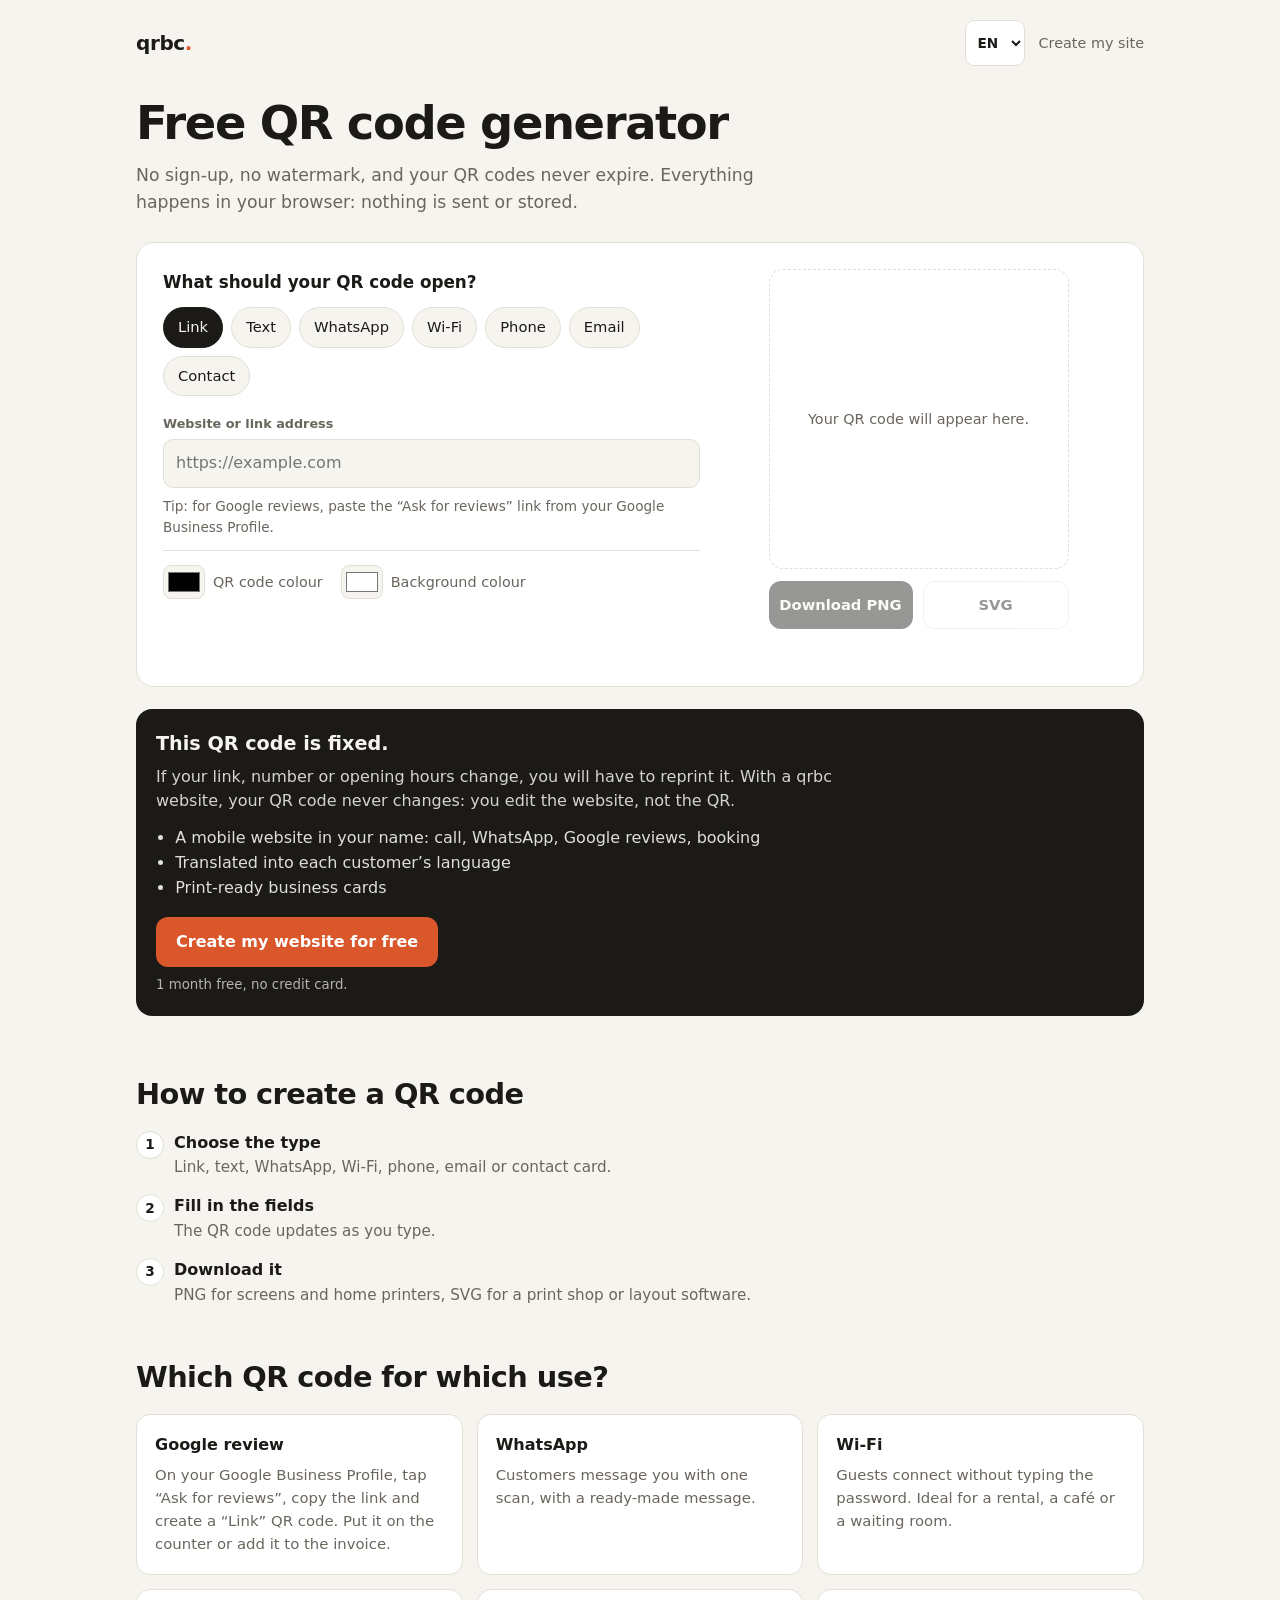
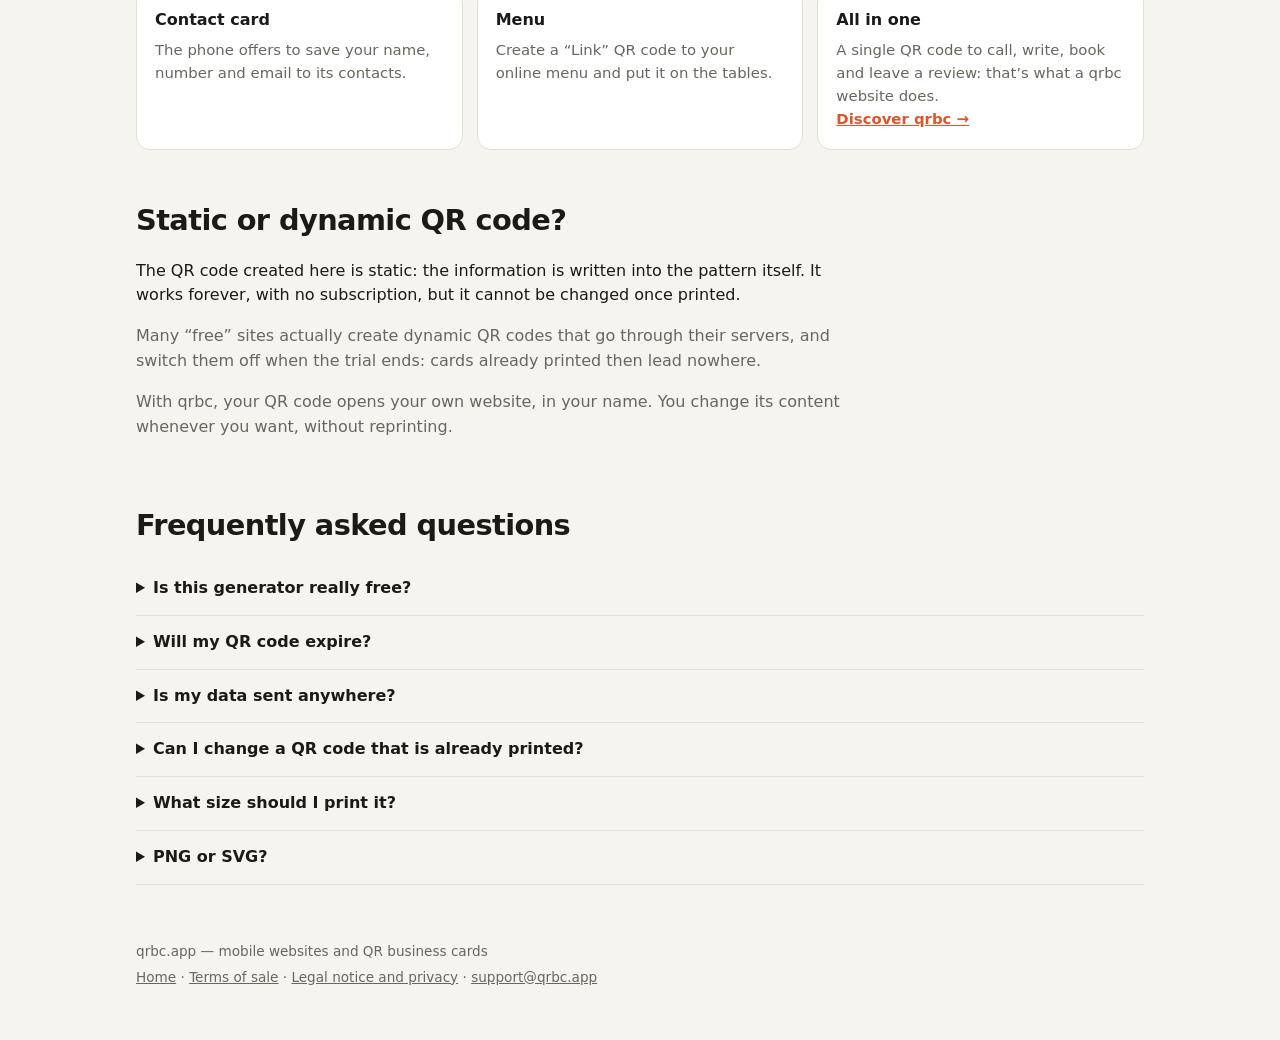
<file: outil-qr.html>
<!DOCTYPE html>
<html lang="fr" data-lien-langue>
<head>
<meta charset="utf-8">
<meta name="viewport" content="width=device-width, initial-scale=1, viewport-fit=cover">
<title>Générateur de QR code gratuit, sans inscription | qrbc</title>
<meta name="description" content="Créez un QR code gratuit en quelques secondes : lien, texte, WhatsApp, Wi-Fi, contact. Sans inscription, sans filigrane, et il n’expire jamais. PNG et SVG.">
<link rel="canonical" href="https://qrbc.app/generateur-qr-code">
<meta property="og:type" content="website">
<meta property="og:site_name" content="qrbc">
<meta property="og:url" content="https://qrbc.app/generateur-qr-code">
<meta property="og:title" content="Générateur de QR code gratuit, sans inscription | qrbc">
<meta property="og:description" content="Créez un QR code gratuit en quelques secondes : lien, texte, WhatsApp, Wi-Fi, contact. Sans inscription, sans filigrane, et il n’expire jamais. PNG et SVG.">
<meta property="og:locale" content="fr_FR">
<meta property="og:image" content="https://qrbc.app/icon-512.png">
<link rel="alternate" hreflang="fr" href="https://qrbc.app/generateur-qr-code">
<link rel="alternate" hreflang="en" href="https://qrbc.app/generateur-qr-code?lang=en">
<link rel="alternate" hreflang="ru" href="https://qrbc.app/generateur-qr-code?lang=ru">
<link rel="alternate" hreflang="x-default" href="https://qrbc.app/generateur-qr-code">
<script type="application/ld+json">{"@context": "https://schema.org", "@graph": [
{"@type": "WebApplication", "name": "Générateur de QR code gratuit", "url": "https://qrbc.app/generateur-qr-code", "applicationCategory": "UtilitiesApplication", "operatingSystem": "Web", "isAccessibleForFree": true, "offers": {"@type": "Offer", "price": "0", "priceCurrency": "EUR"}, "publisher": {"@id": "https://qrbc.app/#org"}},
{"@type": "FAQPage", "mainEntity": [
{"@type": "Question", "name": "Ce générateur est-il vraiment gratuit ?", "acceptedAnswer": {"@type": "Answer", "text": "Oui, sans limite et sans inscription. Pas de filigrane, pas de publicité dans le QR code."}},
{"@type": "Question", "name": "Mon QR code va-t-il expirer ?", "acceptedAnswer": {"@type": "Answer", "text": "Non. Un QR code statique ne dépend d’aucun serveur : il fonctionnera aussi longtemps que le lien ou l’information qu’il contient."}},
{"@type": "Question", "name": "Mes données sont-elles envoyées quelque part ?", "acceptedAnswer": {"@type": "Answer", "text": "Non. Le QR code est calculé dans votre navigateur. Vos mots de passe Wi-Fi, numéros et textes ne quittent pas votre appareil."}},
{"@type": "Question", "name": "Puis-je modifier un QR code déjà imprimé ?", "acceptedAnswer": {"@type": "Answer", "text": "Pas un QR code statique. Pour changer le contenu sans réimprimer, faites pointer le QR code vers un site que vous pouvez modifier, comme un site qrbc."}},
{"@type": "Question", "name": "Quelle taille pour l’impression ?", "acceptedAnswer": {"@type": "Answer", "text": "Au moins 2 cm de côté sur une carte de visite. Pour une affiche, comptez environ 1 cm de côté par 10 cm de distance de lecture, avec une marge blanche autour."}},
{"@type": "Question", "name": "PNG ou SVG ?", "acceptedAnswer": {"@type": "Answer", "text": "PNG pour un usage courant : écran, document, impression maison. SVG pour un imprimeur : le dessin reste net à n’importe quelle taille."}}
]}]}</script>
<link rel="manifest" href="/manifest.webmanifest">
<meta name="theme-color" content="#1b1a17">
<link rel="icon" href="/favicon.png">
<link rel="apple-touch-icon" href="/apple-touch-icon.png">
<style>
  :root{--bg:#f6f4ef;--panneau:#fff;--ligne:#e3dfd6;--txt:#1b1a17;--doux:#6a665d;--prim:#1b1a17;--prim-txt:#f6f4ef;--accent:#d9572b;--ok:#1a7f37;--err:#cf222e}
  @media (prefers-color-scheme: dark){:root{--bg:#121110;--panneau:#1c1b19;--ligne:#2e2c29;--txt:#f1eee8;--doux:#a19c92;--prim:#f1eee8;--prim-txt:#121110;--accent:#ef7a4f}}
  *{box-sizing:border-box}
  html,body{margin:0}
  body{font:16px/1.55 system-ui,-apple-system,"Segoe UI",Roboto,sans-serif;background:var(--bg);color:var(--txt)}
  .page{max-width:1040px;margin:0 auto;padding:20px 16px 48px}
  header{display:flex;align-items:center;justify-content:space-between;gap:12px;margin-bottom:32px}
  .marque{font-weight:800;font-size:1.25rem;letter-spacing:-.02em;color:inherit;text-decoration:none}
  .marque span{color:var(--accent)}
  .hd-actions{display:flex;align-items:center;gap:14px}
  .hd-actions a{color:var(--doux);font-size:.9rem;text-decoration:none;white-space:nowrap}
  .langue select{background:var(--panneau);color:var(--txt);border:1px solid var(--ligne);border-radius:9px;padding:6px 8px;font:inherit;font-size:.85rem;font-weight:600}
  h1{font-size:clamp(1.9rem,6vw,2.9rem);line-height:1.08;letter-spacing:-.03em;margin:0 0 14px}
  .chapeau{font-size:1.08rem;color:var(--doux);margin:0 0 26px;max-width:38em}
  .outil{display:grid;gap:20px;grid-template-columns:1fr;background:var(--panneau);border:1px solid var(--ligne);border-radius:18px;padding:20px}
  @media (min-width:820px){.outil{grid-template-columns:1.15fr .85fr;padding:26px}}
  .outil h2{font-size:1.05rem;margin:0 0 12px}
  .types{display:flex;flex-wrap:wrap;gap:8px;margin-bottom:18px}
  .types button{padding:8px 14px;border:1px solid var(--ligne);border-radius:99px;background:var(--bg);color:var(--txt);font:inherit;font-size:.92rem;cursor:pointer}
  .types button[aria-pressed="true"]{background:var(--prim);color:var(--prim-txt);border-color:var(--prim)}
  label{display:block;margin-bottom:12px}
  label>span{display:block;font-size:.8rem;font-weight:600;color:var(--doux);margin-bottom:5px}
  input[type=text],input[type=url],input[type=tel],input[type=email],input[type=password],textarea,select{width:100%;padding:11px 12px;border:1px solid var(--ligne);border-radius:10px;background:var(--bg);color:inherit;font:inherit;min-height:46px;outline:none}
  textarea{min-height:96px;resize:vertical}
  input:focus,textarea:focus,select:focus{border-color:var(--accent)}
  .deux{display:grid;gap:0 12px;grid-template-columns:1fr 1fr}
  .case{display:flex;gap:9px;align-items:center;font-size:.92rem;color:var(--doux)}
  .aide{font-size:.85rem;color:var(--doux);margin:-4px 0 12px}
  .couleurs{display:flex;gap:18px;flex-wrap:wrap;margin-top:6px;padding-top:14px;border-top:1px solid var(--ligne)}
  .couleurs label{display:flex;align-items:center;gap:8px;margin:0;font-size:.9rem;color:var(--doux)}
  .couleurs label>span{display:inline;margin:0;font-size:.9rem;font-weight:400}
  .couleurs input{width:42px;height:34px;border:1px solid var(--ligne);border-radius:8px;padding:2px;background:var(--bg)}
  .apercu{display:flex;flex-direction:column;align-items:center;gap:12px}
  .cadre{width:100%;max-width:300px;aspect-ratio:1;border-radius:14px;border:1px dashed var(--ligne);display:grid;place-items:center;overflow:hidden;background:#fff}
  .cadre svg{width:100%;height:100%;display:block}
  .cadre p{color:#6a665d;font-size:.9rem;text-align:center;padding:20px;margin:0}
  .boutons{display:flex;gap:10px;width:100%;max-width:300px}
  .boutons button{flex:1;padding:12px 8px;border:0;border-radius:12px;background:var(--prim);color:var(--prim-txt);font:inherit;font-weight:700;font-size:.92rem;cursor:pointer;min-height:48px}
  .boutons button.second{background:transparent;color:var(--txt);border:1px solid var(--ligne)}
  .boutons button:disabled{opacity:.45;cursor:default}
  .etat{font-size:.88rem;min-height:1.3em;text-align:center;max-width:300px;margin:0}
  .etat.err{color:var(--err)} .etat.ok{color:var(--ok)}
  .pub{margin-top:22px;padding:20px;border-radius:16px;background:var(--prim);color:var(--prim-txt)}
  .pub h2{margin:0 0 6px;font-size:1.2rem}
  .pub p{margin:0 0 12px;opacity:.85;max-width:44em}
  .pub ul{margin:0 0 16px;padding-left:1.2em;opacity:.9}
  .pub a{display:inline-block;padding:13px 20px;border-radius:12px;background:var(--accent);color:#fff;text-decoration:none;font-weight:700}
  .pub small{display:block;margin-top:8px;opacity:.7}
  .infos{margin-top:56px;display:grid;gap:48px}
  .infos h2{font-size:clamp(1.35rem,4vw,1.8rem);letter-spacing:-.02em;margin:0 0 14px}
  .infos p{max-width:44em}
  .etapes{list-style:none;padding:0;margin:0;display:grid;gap:14px}
  .etapes li{display:grid;grid-template-columns:28px 1fr;gap:10px}
  .etapes b{display:block}
  .etapes span{color:var(--doux);font-size:.95rem}
  .num{width:28px;height:28px;border-radius:50%;background:var(--panneau);border:1px solid var(--ligne);display:grid;place-items:center;font-weight:700;font-size:.85rem}
  .usages{display:grid;gap:14px;grid-template-columns:1fr}
  @media (min-width:640px){.usages{grid-template-columns:1fr 1fr}}
  @media (min-width:960px){.usages{grid-template-columns:1fr 1fr 1fr}}
  .usages article{padding:18px;border:1px solid var(--ligne);border-radius:14px;background:var(--panneau)}
  .usages h3{font-size:1rem;margin:0 0 6px}
  .usages p{margin:0;color:var(--doux);font-size:.93rem}
  .usages a{color:var(--accent);font-weight:600}
  .doux{color:var(--doux)}
  .faq details{border-bottom:1px solid var(--ligne);padding:14px 0}
  .faq summary{cursor:pointer;font-weight:600}
  .faq details p{margin:10px 0 0;color:var(--doux)}
  footer{margin-top:56px;color:var(--doux);font-size:.85rem}
  footer p{margin:.35em 0}
  footer a{color:inherit}
  [hidden]{display:none!important}
  /* Vidéo de présentation flottante (comme l'accueil) : pas de fermeture, un bouton pour la réduire ; toucher la vignette = taille de départ */
  .video-promo{position:fixed;z-index:20;right:max(12px,env(safe-area-inset-right));bottom:max(12px,env(safe-area-inset-bottom));height:44vh;aspect-ratio:9/16;
    border-radius:16px;overflow:hidden;background:#000;box-shadow:0 10px 34px rgba(0,0,0,.35);transition:height .35s ease,opacity .35s ease,border-radius .35s}
  .video-promo.mini{height:18vh;min-height:120px;opacity:.6;border-radius:12px;cursor:pointer}
  .video-promo.mini:hover{opacity:1}
  .video-promo.mini button{display:none}
  .video-promo video{width:100%;height:100%;object-fit:cover;display:block}
  .video-promo button{position:absolute;top:6px;right:6px;width:30px;height:30px;border-radius:50%;border:0;background:rgba(0,0,0,.55);color:#fff;cursor:pointer;padding:0;display:grid;place-items:center}
</style>
</head>
<body>
<div class="page">
  <header>
    <a class="marque lien-qrbc" href="/?depuis=outil-qr">qrbc<span>.</span></a>
    <div class="hd-actions">
      <span class="langue" data-langue></span>
      <a href="/?depuis=outil-qr#inscription" class="lien-qrbc">Créer mon site</a>
    </div>
  </header>

  <div class="video-promo" id="video-promo" hidden>
    <video id="video-promo-v" muted autoplay loop playsinline preload="auto" disablepictureinpicture disableremoteplayback aria-label="Présentation de qrbc.app en vidéo"></video>
    <button type="button" id="video-promo-reduire" aria-label="Réduire la vidéo" title="Réduire la vidéo"><svg viewBox="0 0 24 24" width="16" height="16" aria-hidden="true"><path fill="none" stroke="currentColor" stroke-width="2.4" stroke-linecap="round" stroke-linejoin="round" d="M14 10l6-6M14 10h5M14 10V5M10 14l-6 6M10 14H5M10 14v5"/></svg></button>
  </div>

  <h1>Générateur de QR code gratuit</h1>
  <p class="chapeau">Sans inscription, sans filigrane, et vos QR codes n’expirent jamais. Tout se passe dans votre navigateur : rien n’est envoyé ni enregistré.</p>

  <section class="outil" aria-label="Générateur de QR code">
    <div>
      <h2>Que doit ouvrir votre QR code ?</h2>
      <div class="types" role="group" id="types">
        <button type="button" data-type="lien" aria-pressed="true">Lien</button>
        <button type="button" data-type="texte" aria-pressed="false">Texte</button>
        <button type="button" data-type="whatsapp" aria-pressed="false">WhatsApp</button>
        <button type="button" data-type="wifi" aria-pressed="false">Wi-Fi</button>
        <button type="button" data-type="tel" aria-pressed="false">Téléphone</button>
        <button type="button" data-type="email" aria-pressed="false">E-mail</button>
        <button type="button" data-type="contact" aria-pressed="false">Contact</button>
      </div>

      <div data-champs="lien">
        <label><span>Adresse du site ou du lien</span><input type="url" id="lien-url" placeholder="https://exemple.fr" autocomplete="url" autocapitalize="none" spellcheck="false"></label>
        <p class="aide">Astuce : pour les avis Google, collez le lien « Demander des avis » de votre fiche Google.</p>
      </div>
      <div data-champs="texte" hidden>
        <label><span>Votre texte</span><textarea id="texte-txt" maxlength="1200"></textarea></label>
      </div>
      <div data-champs="whatsapp" hidden>
        <label><span>Numéro WhatsApp (avec l’indicatif du pays)</span><input type="tel" id="wa-num" placeholder="+33 6 12 34 56 78" autocomplete="tel"></label>
        <label><span>Message prérempli (facultatif)</span><textarea id="wa-msg" maxlength="500" placeholder="Bonjour, je voudrais réserver…"></textarea></label>
      </div>
      <div data-champs="wifi" hidden>
        <label><span>Nom du réseau (SSID)</span><input type="text" id="wifi-ssid" autocapitalize="none" spellcheck="false"></label>
        <label><span>Mot de passe</span><input type="text" id="wifi-mdp" autocapitalize="none" spellcheck="false" autocomplete="off"></label>
        <label><span>Sécurité</span>
          <select id="wifi-type">
            <option value="WPA">WPA / WPA2 / WPA3</option>
            <option value="WEP">WEP</option>
            <option value="nopass">Aucune</option>
          </select></label>
        <label class="case"><input type="checkbox" id="wifi-cache"> <span>Réseau masqué</span></label>
      </div>
      <div data-champs="tel" hidden>
        <label><span>Numéro de téléphone</span><input type="tel" id="tel-num" placeholder="+33 6 12 34 56 78" autocomplete="tel"></label>
      </div>
      <div data-champs="email" hidden>
        <label><span>Adresse e-mail</span><input type="email" id="mail-adr" autocomplete="email" autocapitalize="none" spellcheck="false"></label>
        <label><span>Objet (facultatif)</span><input type="text" id="mail-objet" maxlength="150"></label>
        <label><span>Message (facultatif)</span><textarea id="mail-msg" maxlength="500"></textarea></label>
      </div>
      <div data-champs="contact" hidden>
        <div class="deux">
          <label><span>Prénom</span><input type="text" id="vc-prenom" autocomplete="given-name"></label>
          <label><span>Nom de famille</span><input type="text" id="vc-nom" autocomplete="family-name"></label>
        </div>
        <label><span>Société</span><input type="text" id="vc-societe" autocomplete="organization"></label>
        <div class="deux">
          <label><span>Téléphone</span><input type="tel" id="vc-tel" autocomplete="tel"></label>
          <label><span>E-mail</span><input type="email" id="vc-mail" autocomplete="email" autocapitalize="none"></label>
        </div>
        <label><span>Site web</span><input type="url" id="vc-site" autocomplete="url" autocapitalize="none" spellcheck="false"></label>
      </div>

      <div class="couleurs">
        <label><input type="color" id="coul-qr" value="#000000"> <span>Couleur du QR code</span></label>
        <label><input type="color" id="coul-fond" value="#ffffff"> <span>Couleur du fond</span></label>
      </div>
    </div>

    <div class="apercu">
      <div class="cadre" id="cadre"><p>Votre QR code apparaîtra ici.</p></div>
      <div class="boutons">
        <button type="button" id="btn-png" disabled>Télécharger en PNG</button>
        <button type="button" id="btn-svg" class="second" disabled>SVG</button>
      </div>
      <p class="etat" id="etat"></p>
    </div>
  </section>

  <aside class="pub">
    <h2>Ce QR code est figé.</h2>
    <p>Si votre lien, votre numéro ou vos horaires changent, il faudra le réimprimer. Avec un site qrbc, votre QR code ne change jamais : vous modifiez le site, pas le QR.</p>
    <ul>
      <li>Un site mobile à votre nom : appeler, WhatsApp, avis Google, réservation</li>
      <li>Traduite dans la langue de chaque client</li>
      <li>Cartes de visite prêtes à imprimer</li>
    </ul>
    <a href="/?depuis=outil-qr#inscription" class="lien-qrbc">Créer mon site gratuitement</a>
    <small>1 mois gratuit, sans carte bancaire.</small>
  </aside>

  <div class="infos">
    <section>
      <h2>Comment créer un QR code ?</h2>
      <ol class="etapes">
        <li><div class="num">1</div><div><b>Choisissez le type</b><span>Lien, texte, WhatsApp, Wi-Fi, téléphone, e-mail ou fiche contact.</span></div></li>
        <li><div class="num">2</div><div><b>Remplissez les champs</b><span>Le QR code se met à jour pendant que vous tapez.</span></div></li>
        <li><div class="num">3</div><div><b>Téléchargez-le</b><span>En PNG pour l’écran ou l’imprimante, en SVG pour un imprimeur ou un logiciel de mise en page.</span></div></li>
      </ol>
    </section>
    <section>
      <h2>Quel QR code pour quel usage ?</h2>
      <div class="usages">
        <article><h3>Avis Google</h3><p>Sur votre fiche Google, touchez « Demander des avis », copiez le lien et créez un QR code « Lien ». Posez-le sur le comptoir ou joignez-le à la facture.</p></article>
        <article><h3>WhatsApp</h3><p>Vos clients vous écrivent d’un scan, avec un message déjà prêt.</p></article>
        <article><h3>Wi-Fi</h3><p>Vos clients se connectent sans taper le mot de passe. Idéal pour une location, un café ou une salle d’attente.</p></article>
        <article><h3>Fiche contact</h3><p>Le téléphone propose d’enregistrer votre nom, votre numéro et votre e-mail dans ses contacts.</p></article>
        <article><h3>Menu ou carte</h3><p>Créez un QR code « Lien » vers votre menu en ligne, à poser sur les tables.</p></article>
        <article><h3>Tout à la fois</h3><p>Un seul QR code pour appeler, écrire, réserver et laisser un avis : c’est ce que fait un site qrbc.</p><p><a href="/?depuis=outil-qr" class="lien-qrbc">Découvrir qrbc →</a></p></article>
      </div>
    </section>
    <section>
      <h2>QR code statique ou dynamique ?</h2>
      <p>Le QR code créé ici est statique : l’information est écrite dans le dessin lui-même. Il fonctionne pour toujours, sans abonnement, mais il ne peut plus être modifié après impression.</p>
      <p class="doux">Beaucoup de sites « gratuits » créent en réalité des QR codes dynamiques qui passent par leurs serveurs, et les coupent à la fin de l’essai : les cartes déjà imprimées ne mènent alors plus nulle part.</p>
      <p class="doux">Avec qrbc, votre QR code ouvre votre propre site, à votre nom. Vous changez son contenu quand vous voulez, sans réimprimer.</p>
    </section>
    <section class="faq">
      <h2>Questions fréquentes</h2>
      <details><summary>Ce générateur est-il vraiment gratuit ?</summary><p>Oui, sans limite et sans inscription. Pas de filigrane, pas de publicité dans le QR code.</p></details>
      <details><summary>Mon QR code va-t-il expirer ?</summary><p>Non. Un QR code statique ne dépend d’aucun serveur : il fonctionnera aussi longtemps que le lien ou l’information qu’il contient.</p></details>
      <details><summary>Mes données sont-elles envoyées quelque part ?</summary><p>Non. Le QR code est calculé dans votre navigateur. Vos mots de passe Wi-Fi, numéros et textes ne quittent pas votre appareil.</p></details>
      <details><summary>Puis-je modifier un QR code déjà imprimé ?</summary><p>Pas un QR code statique. Pour changer le contenu sans réimprimer, faites pointer le QR code vers un site que vous pouvez modifier, comme un site qrbc.</p></details>
      <details><summary>Quelle taille pour l’impression ?</summary><p>Au moins 2 cm de côté sur une carte de visite. Pour une affiche, comptez environ 1 cm de côté par 10 cm de distance de lecture, avec une marge blanche autour.</p></details>
      <details><summary>PNG ou SVG ?</summary><p>PNG pour un usage courant : écran, document, impression maison. SVG pour un imprimeur : le dessin reste net à n’importe quelle taille.</p></details>
    </section>
  </div>

  <footer>
    <p>qrbc.app — sites web mobiles et cartes de visite QR</p>
    <p class="liens"><a href="/?depuis=outil-qr" class="lien-qrbc">Accueil</a> · <a href="/cgv">Conditions générales de vente</a> · <a href="/mentions-legales">Mentions légales et confidentialité</a> · <a href="mailto:support@qrbc.app" data-no-i18n>support@qrbc.app</a></p>
  </footer>
</div>
<script src="/qrcode.js"></script>
<script src="/i18n.js"></script>
<script>
/* Générateur de QR code : tout est calculé dans le navigateur (aucun envoi au serveur).
   Pas de « lookbehind » ni d'opérateur ?? : anciens Safari (iPad). */
(function () {
  'use strict';
  var $ = function (s) { return document.getElementById(s); };
  var tr = function (s) { return window.t ? window.t(s) : s; };
  qrcode.stringToBytes = qrcode.stringToBytesFuncs['UTF-8'];      // accents, cyrillique, emoji

  var type = 'lien', actuel = null, minu = null;

  /* ---------- Contenu du QR selon le type ---------- */
  function val(id) { return ($(id).value || '').trim(); }
  function chiffres(n) { return n.replace(/[^\d+]/g, '').replace(/(?!^)\+/g, ''); }
  function echWifi(s) { return s.replace(/([\\;,:"])/g, '\\$1'); }
  function echVc(s) { return s.replace(/\\/g, '\\\\').replace(/\n/g, '\\n').replace(/([,;])/g, '\\$1'); }
  function avecSchema(u) { return /^[a-z][a-z0-9+.-]*:/i.test(u) ? u : 'https://' + u; }

  // renvoie { texte } ou { erreur } ou null (champ vide)
  function contenu() {
    if (type === 'lien') { var u = val('lien-url'); return u ? { texte: avecSchema(u) } : null; }
    if (type === 'texte') { var t = $('texte-txt').value; return t.trim() ? { texte: t } : null; }
    if (type === 'whatsapp') {
      var n = val('wa-num'); if (!n) return null;
      var d = chiffres(n).replace(/^\+/, '').replace(/^00/, '');
      if (d.length < 8 || !/^\+|^00/.test(n.replace(/\s/g, ''))) return { erreur: 'Numéro invalide : indiquez l’indicatif du pays, par exemple +33.' };
      var m = val('wa-msg');
      return { texte: 'https://wa.me/' + d + (m ? '?text=' + encodeURIComponent(m) : '') };
    }
    if (type === 'wifi') {
      var s = $('wifi-ssid').value; if (!s) return null;
      var k = $('wifi-type').value, p = $('wifi-mdp').value;
      return { texte: 'WIFI:T:' + k + ';S:' + echWifi(s) + ';' + (k !== 'nopass' ? 'P:' + echWifi(p) + ';' : '') + ($('wifi-cache').checked ? 'H:true;' : '') + ';' };
    }
    if (type === 'tel') { var tl = chiffres(val('tel-num')); return tl.replace('+', '').length >= 3 ? { texte: 'tel:' + tl } : null; }
    if (type === 'email') {
      var a = val('mail-adr'); if (!a) return null;
      var q = [];
      if (val('mail-objet')) q.push('subject=' + encodeURIComponent(val('mail-objet')));
      if (val('mail-msg')) q.push('body=' + encodeURIComponent($('mail-msg').value.trim()));
      return { texte: 'mailto:' + a + (q.length ? '?' + q.join('&') : '') };
    }
    if (type === 'contact') {
      var pr = val('vc-prenom'), no = val('vc-nom'), so = val('vc-societe'), te = chiffres(val('vc-tel')), em = val('vc-mail'), si = val('vc-site');
      if (!pr && !no && !so && !te && !em) return null;
      var l = ['BEGIN:VCARD', 'VERSION:3.0', 'N:' + echVc(no) + ';' + echVc(pr) + ';;;', 'FN:' + echVc((pr + ' ' + no).trim() || so)];
      if (so) l.push('ORG:' + echVc(so));
      if (te) l.push('TEL;TYPE=CELL:' + te);
      if (em) l.push('EMAIL:' + em);
      if (si) l.push('URL:' + avecSchema(si));
      l.push('END:VCARD');
      return { texte: l.join('\r\n') };
    }
    return null;
  }

  /* ---------- Contraste : un QR clair sur fond foncé est mal lu par beaucoup de téléphones ---------- */
  function lum(hex) {
    var c = [1, 3, 5].map(function (i) {
      var v = parseInt(hex.substr(i, 2), 16) / 255;
      return v <= 0.03928 ? v / 12.92 : Math.pow((v + 0.055) / 1.055, 2.4);
    });
    return 0.2126 * c[0] + 0.7152 * c[1] + 0.0722 * c[2];
  }
  function contrasteOk(qr, fond) { var a = lum(qr), b = lum(fond); return b > a && (b + 0.05) / (a + 0.05) >= 3; }

  /* ---------- Dessin ---------- */
  var MARGE = 4;                     // zone blanche réglementaire : 4 modules
  function matrice(texte) {
    var q = qrcode(0, 'M'); q.addData(texte); q.make();
    return q;
  }
  function svg(q, qr, fond) {
    var n = q.getModuleCount(), tot = n + 2 * MARGE, d = '';
    for (var r = 0; r < n; r++) for (var c = 0; c < n; c++) if (q.isDark(r, c)) d += 'M' + (c + MARGE) + ' ' + (r + MARGE) + 'h1v1h-1z';
    return '<svg xmlns="http://www.w3.org/2000/svg" viewBox="0 0 ' + tot + ' ' + tot + '" shape-rendering="crispEdges">' +
      '<rect width="' + tot + '" height="' + tot + '" fill="' + fond + '"/><path d="' + d + '" fill="' + qr + '"/></svg>';
  }
  function etat(msg, cls) { var e = $('etat'); e.textContent = msg ? tr(msg) : ''; e.className = 'etat' + (cls ? ' ' + cls : ''); }

  function generer() {
    var c = contenu(), cadre = $('cadre');
    var qr = $('coul-qr').value, fond = $('coul-fond').value;
    actuel = null;
    $('btn-png').disabled = $('btn-svg').disabled = true;
    if (!c) { cadre.innerHTML = '<p>' + tr('Votre QR code apparaîtra ici.') + '</p>'; etat(''); return; }
    if (c.erreur) { etat(c.erreur, 'err'); return; }
    var q;
    try { q = matrice(c.texte); } catch (e) { etat('Contenu trop long pour un QR code.', 'err'); return; }
    cadre.innerHTML = svg(q, qr, fond);
    actuel = { q: q, qr: qr, fond: fond };
    $('btn-png').disabled = $('btn-svg').disabled = false;
    if (!contrasteOk(qr, fond)) etat('Contraste trop faible : certains téléphones risquent de ne pas lire ce QR code. Choisissez un QR foncé sur fond clair.', 'err');
    else etat('');
  }
  function plusTard() { clearTimeout(minu); minu = setTimeout(generer, 150); }

  /* ---------- Téléchargements ---------- */
  function telecharger(blob, nom) {
    var u = URL.createObjectURL(blob), a = document.createElement('a');
    a.href = u; a.download = nom; document.body.appendChild(a); a.click(); a.remove();
    setTimeout(function () { URL.revokeObjectURL(u); }, 4000);
    etat('QR code téléchargé ✓', 'ok');
  }
  $('btn-svg').addEventListener('click', function () {
    if (!actuel) return;
    telecharger(new Blob([svg(actuel.q, actuel.qr, actuel.fond)], { type: 'image/svg+xml' }), 'qr-code-' + type + '.svg');
  });
  $('btn-png').addEventListener('click', function () {
    if (!actuel) return;
    var q = actuel.q, n = q.getModuleCount(), tot = n + 2 * MARGE;
    var m = Math.max(4, Math.ceil(1200 / tot)), cv = document.createElement('canvas');
    cv.width = cv.height = tot * m;
    var ctx = cv.getContext('2d');
    ctx.fillStyle = actuel.fond; ctx.fillRect(0, 0, cv.width, cv.height);
    ctx.fillStyle = actuel.qr;
    for (var r = 0; r < n; r++) for (var c = 0; c < n; c++) if (q.isDark(r, c)) ctx.fillRect((c + MARGE) * m, (r + MARGE) * m, m, m);
    cv.toBlob(function (b) { if (b) telecharger(b, 'qr-code-' + type + '.png'); }, 'image/png');
  });

  /* ---------- Choix du type (aussi par l'adresse : ?type=wifi) ---------- */
  function choisir(t) {
    if (!document.querySelector('[data-champs="' + t + '"]')) return;
    type = t;
    Array.prototype.forEach.call(document.querySelectorAll('#types button'), function (b) { b.setAttribute('aria-pressed', String(b.getAttribute('data-type') === t)); });
    Array.prototype.forEach.call(document.querySelectorAll('[data-champs]'), function (z) { z.hidden = z.getAttribute('data-champs') !== t; });
    generer();
  }
  $('types').addEventListener('click', function (e) {
    var b = e.target.closest ? e.target.closest('button[data-type]') : null;
    if (b) choisir(b.getAttribute('data-type'));
  });
  document.querySelector('.outil').addEventListener('input', plusTard);
  document.querySelector('.outil').addEventListener('change', plusTard);
  try { var tp = new URLSearchParams(location.search).get('type'); if (tp) choisir(tp); } catch (e) {}

  /* Liens vers l'inscription : dans la langue de la page */
  function majLiens() {
    var l = (window.langueInterface && window.langueInterface()) || 'fr';
    Array.prototype.forEach.call(document.querySelectorAll('a.lien-qrbc'), function (a) {
      var u = new URL(a.getAttribute('href'), location.href);
      if (l === 'fr') u.searchParams.delete('lang'); else u.searchParams.set('lang', l);
      a.setAttribute('href', u.pathname + u.search + u.hash);
    });
    generer();                      // textes de l'aperçu dans la nouvelle langue
  }
  new MutationObserver(majLiens).observe(document.documentElement, { attributes: true, attributeFilter: ['lang'] });
  majLiens();
})();
</script>
<script>
/* Vidéo de présentation dans la langue de la page (FR / EN / RU), muette, en boucle, en bas à droite.
   Se réduit au défilement ou avec le bouton ; toucher la vignette la remet à sa taille de départ. Pas de fermeture. */
(function () {
  var boite = document.getElementById('video-promo'), v = document.getElementById('video-promo-v');
  function langue() {
    var l = (window.langueInterface && window.langueInterface()) || document.documentElement.lang || 'fr';
    l = String(l).slice(0, 2);
    return l === 'en' || l === 'ru' ? l : 'fr';
  }
  var actuelle = '';
  function charger() {
    var l = langue();
    if (l === actuelle) return;
    actuelle = l;
    v.src = '/videos/qrbc-' + l + '.mp4?v=3';
    var p = v.play(); if (p && p.catch) p.catch(function () {});
  }
  var agrandieA = null;            // position de défilement où le visiteur a rouvert la vignette
  var reduiteMain = false;         // réduite avec le bouton : reste petite jusqu'au prochain toucher
  function majTaille() {
    if (reduiteMain) return;
    var y = window.scrollY || 0;
    if (y < 40) { agrandieA = null; boite.classList.remove('mini'); return; }
    if (agrandieA !== null && Math.abs(y - agrandieA) < 200) return;   // rouverte à la main : on la laisse grande un moment
    agrandieA = null; boite.classList.add('mini');
  }
  document.getElementById('video-promo-reduire').addEventListener('click', function (e) {
    e.stopPropagation();
    reduiteMain = true; agrandieA = null; boite.classList.add('mini');
  });
  boite.addEventListener('click', function () {
    if (!boite.classList.contains('mini')) return;
    reduiteMain = false; boite.classList.remove('mini'); agrandieA = window.scrollY || 0;
  });
  v.addEventListener('loadeddata', function () { majTaille(); boite.hidden = false; });
  v.addEventListener('error', function () { boite.hidden = true; });
  window.addEventListener('scroll', majTaille, { passive: true });
  new MutationObserver(charger).observe(document.documentElement, { attributes: true, attributeFilter: ['lang'] });
  charger();
})();
</script>
</body>
</html>
</file>
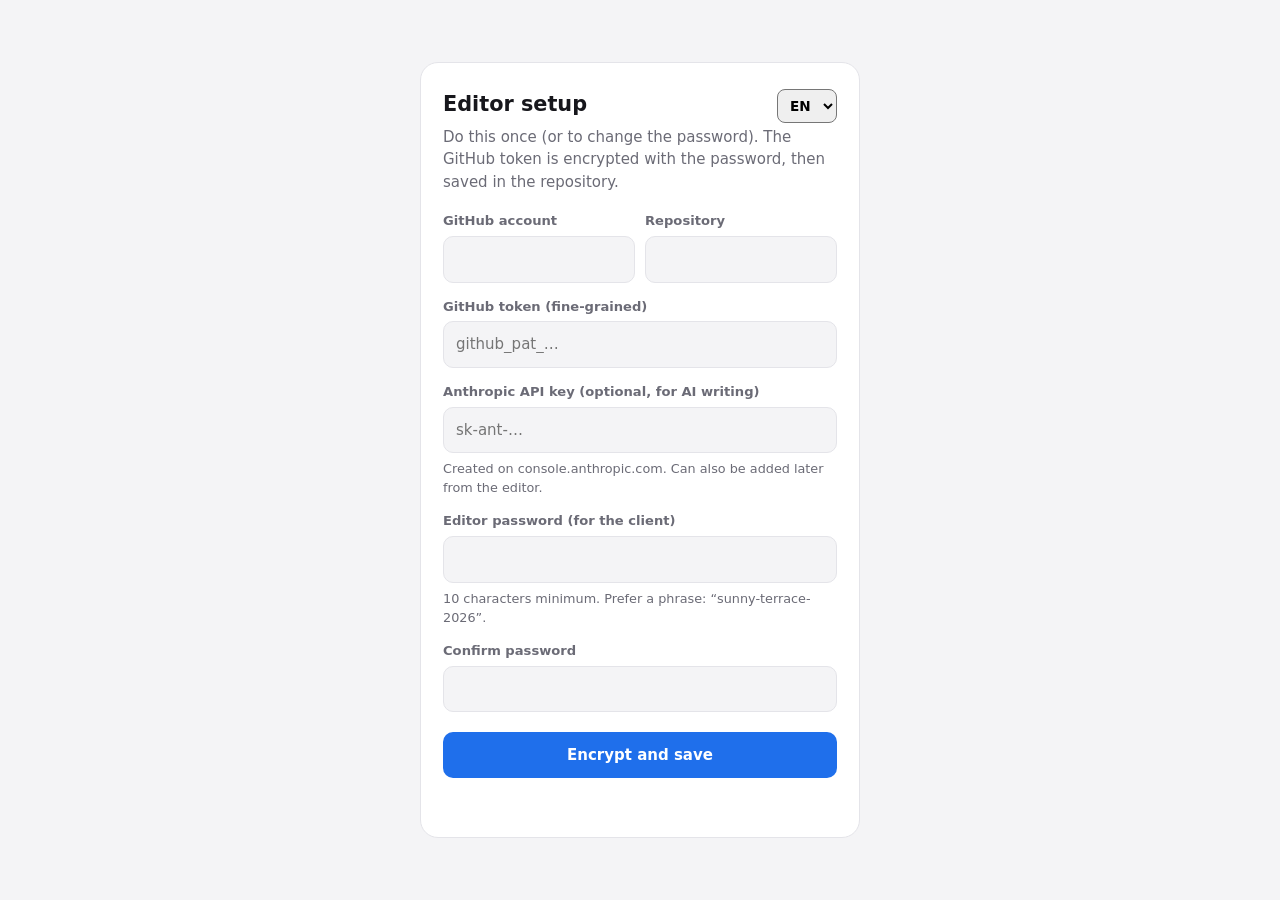
<file: setup.html>
<!DOCTYPE html>
<html lang="fr">
<head>
  <meta charset="utf-8">
  <meta name="viewport" content="width=device-width, initial-scale=1">
  <meta name="robots" content="noindex">
  <title>Installation</title>
  <style>
    :root{--bg:#f4f4f6;--p:#fff;--l:#e4e4e9;--t:#17171c;--d:#6b6b76;--prim:#1f6feb;--ok:#1a7f37;--err:#cf222e}
    @media (prefers-color-scheme:dark){:root{--bg:#0e0f12;--p:#17181d;--l:#2a2c33;--t:#ececf1;--d:#9a9aa6;--prim:#4c8dff}}
    *{box-sizing:border-box}
    body{margin:0;min-height:100vh;display:flex;align-items:center;justify-content:center;padding:24px 16px;
      font:15px/1.5 system-ui,-apple-system,"Segoe UI",Roboto,sans-serif;background:var(--bg);color:var(--t)}
    form{width:100%;max-width:440px;background:var(--p);border:1px solid var(--l);border-radius:18px;padding:26px 22px}
    h1{font-size:1.3rem;margin:0 0 6px} p{margin:0 0 18px;color:var(--d)}
    label{display:block;margin-bottom:14px}
    label span{display:block;font-size:.82rem;font-weight:600;color:var(--d);margin-bottom:5px}
    input{width:100%;padding:11px 12px;min-height:44px;border:1px solid var(--l);border-radius:10px;background:var(--bg);color:inherit;font:inherit}
    .duo{display:grid;grid-template-columns:1fr 1fr;gap:10px}
    button{width:100%;min-height:46px;border:0;border-radius:10px;background:var(--prim);color:#fff;font:inherit;font-weight:700;cursor:pointer;margin-top:6px}
    button:disabled{opacity:.55}
    #msg{margin-top:14px;font-size:.92rem;min-height:1.3em}
    .ok{color:var(--ok)} .err{color:var(--err)}
    a{color:var(--prim);font-weight:600;word-break:break-all}
    small{display:block;color:var(--d);margin-top:-8px;margin-bottom:14px;font-size:.8rem}
    select.choix-langue{width:auto;min-height:34px;padding:4px 8px;border-radius:8px;font:inherit;font-weight:700;font-size:.85rem}
  </style>
</head>
<body>
<form id="f">
  <div data-langue style="float:right"></div>
  <h1>Installation de l'éditeur</h1>
  <p>À faire une seule fois (ou pour changer le mot de passe). Le jeton GitHub est chiffré avec le mot de passe, puis enregistré dans le dépôt.</p>

  <div class="duo">
    <label><span>Compte GitHub</span><input id="owner" required autocapitalize="off"></label>
    <label><span>Dépôt</span><input id="repo" required autocapitalize="off"></label>
  </div>
  <label><span>Jeton GitHub (fine-grained)</span><input id="jeton" type="password" required autocomplete="off" placeholder="github_pat_…"></label>
  <label><span>Clé API Anthropic (facultatif, pour la rédaction IA)</span><input id="cleia" type="password" autocomplete="off" placeholder="sk-ant-…"></label>
  <small>Se crée sur console.anthropic.com. Peut aussi être ajoutée plus tard depuis l'éditeur.</small>
  <label><span>Mot de passe de l’éditeur (pour le client)</span><input id="mdp" type="password" required minlength="10" autocomplete="new-password"></label>
  <small>10 caractères minimum. Préférez une phrase : « soleil-terrasse-2026 ».</small>
  <label><span>Confirmer le mot de passe</span><input id="mdp2" type="password" required autocomplete="new-password"></label>
  <button id="go">Chiffrer et enregistrer</button>
  <div id="msg"></div>
</form>

<script src="i18n.js"></script>
<script src="commun.js"></script>
<script>
  const d = depotDepuisURL();
  document.getElementById('owner').value = d.owner;
  document.getElementById('repo').value = d.repo;

  document.getElementById('f').addEventListener('submit', async e => {
    e.preventDefault();
    const msg = document.getElementById('msg'), btn = document.getElementById('go');
    const mdp = document.getElementById('mdp').value;
    if (mdp !== document.getElementById('mdp2').value) { msg.className = 'err'; msg.textContent = 'Les mots de passe ne correspondent pas.'; return; }
    const depot = { owner: document.getElementById('owner').value.trim(), repo: document.getElementById('repo').value.trim(), branche: 'main' };
    const jeton = document.getElementById('jeton').value.trim();
    btn.disabled = true; msg.className = ''; msg.textContent = 'Vérification du jeton…';
    try {
      const gh = clientGitHub(jeton, depot);
      const info = await gh.verifier();
      if (info.permissions && info.permissions.push === false) throw new Error('Ce jeton n\'a pas le droit d\'écriture (Contents : Read and write).');
      depot.branche = info.default_branch || 'main';
      msg.textContent = 'Chiffrement…';
      const auth = Object.assign({ owner: depot.owner, repo: depot.repo, branche: depot.branche }, await chiffrerJeton(JSON.stringify({ github: jeton, anthropic: document.getElementById('cleia').value.trim() }), mdp));
      msg.textContent = 'Enregistrement dans le dépôt…';
      await clientGitHub(jeton, depot).ecrire('auth.json', b64.depuisTexte(JSON.stringify(auth, null, 2) + '\n'), 'Accès éditeur (jeton chiffré)');
      const admin = dossierSite() + 'admin.html';
      msg.className = 'ok';
      msg.innerHTML = '✓ Terminé. Dans 1 à 2 minutes, l\'éditeur sera prêt :<br><a></a>';
      const a = msg.querySelector('a'); a.href = admin; a.textContent = admin;
      document.getElementById('jeton').value = ''; document.getElementById('cleia').value = '';
    } catch (err) {
      msg.className = 'err';
      msg.textContent = err.status === 401 ? 'Jeton invalide ou expiré.' : err.message;
    } finally { btn.disabled = false; }
  });
</script>
</body>
</html>
</file>
